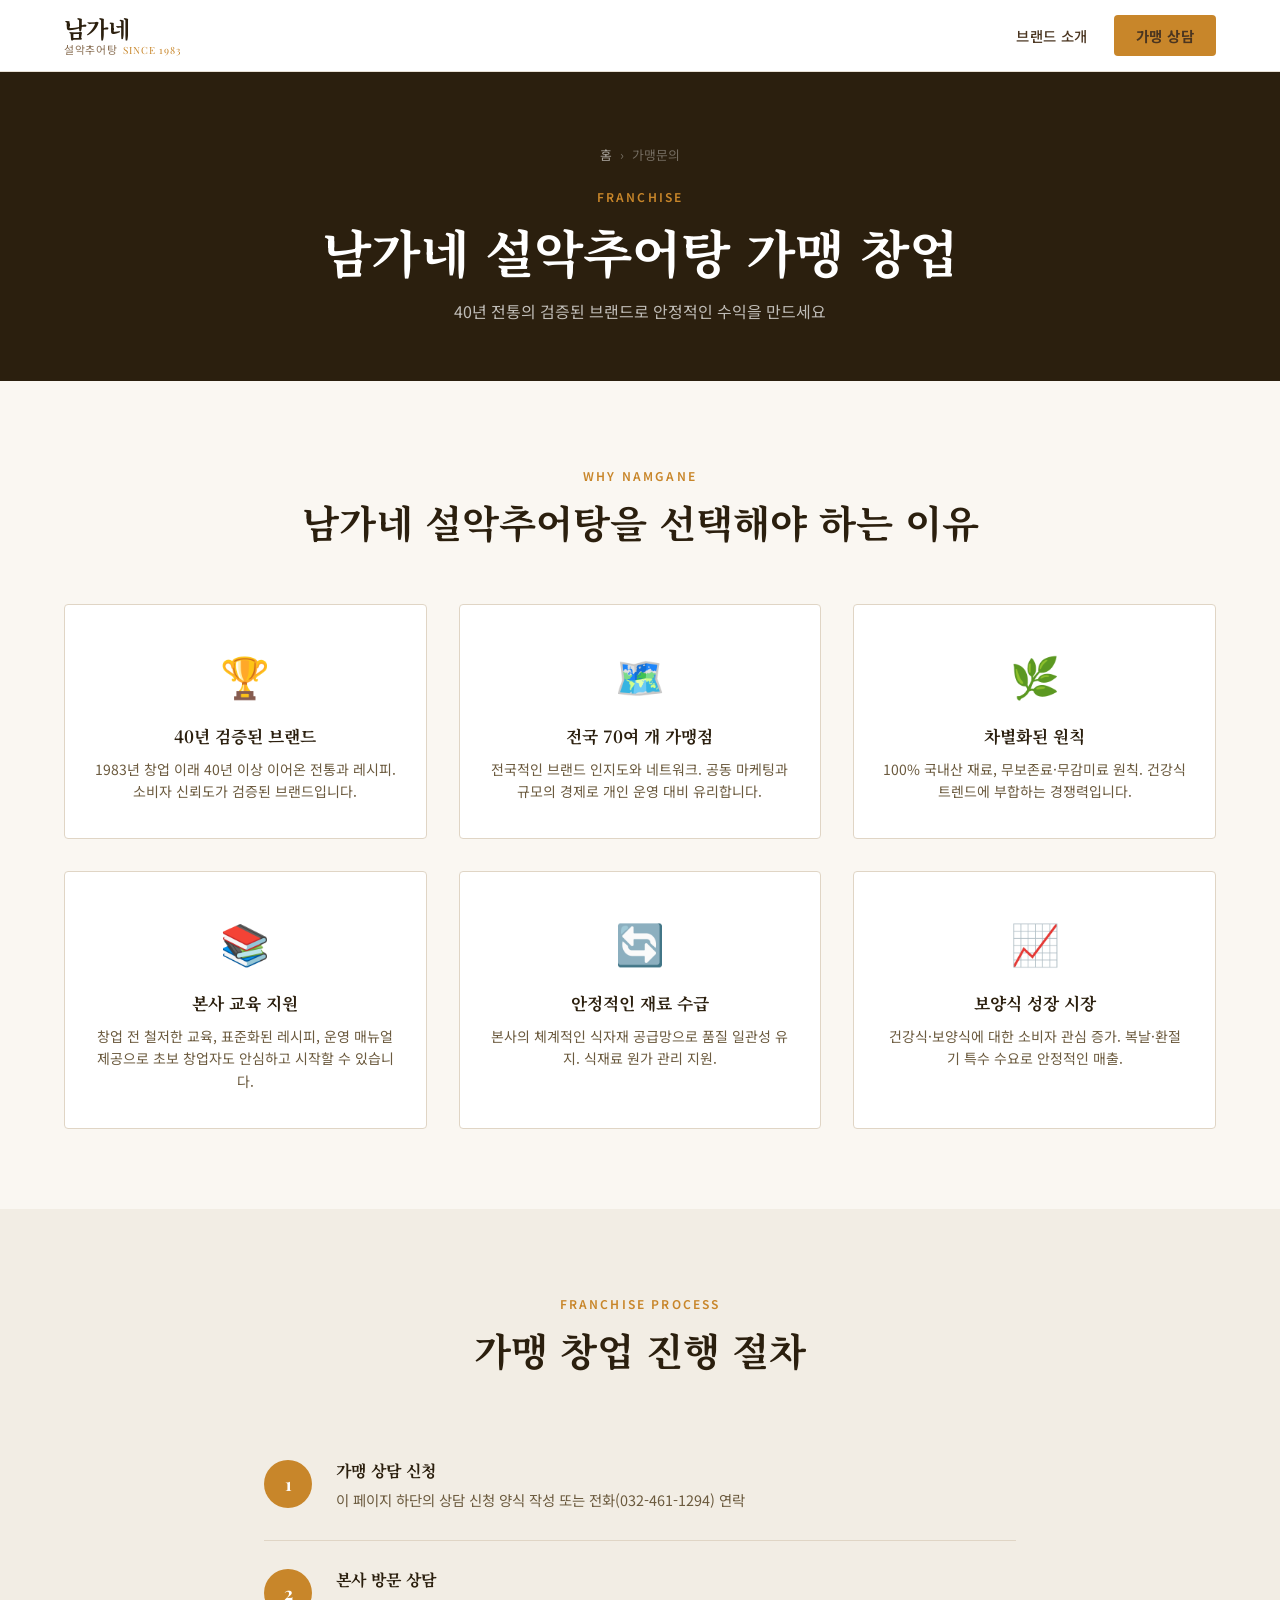
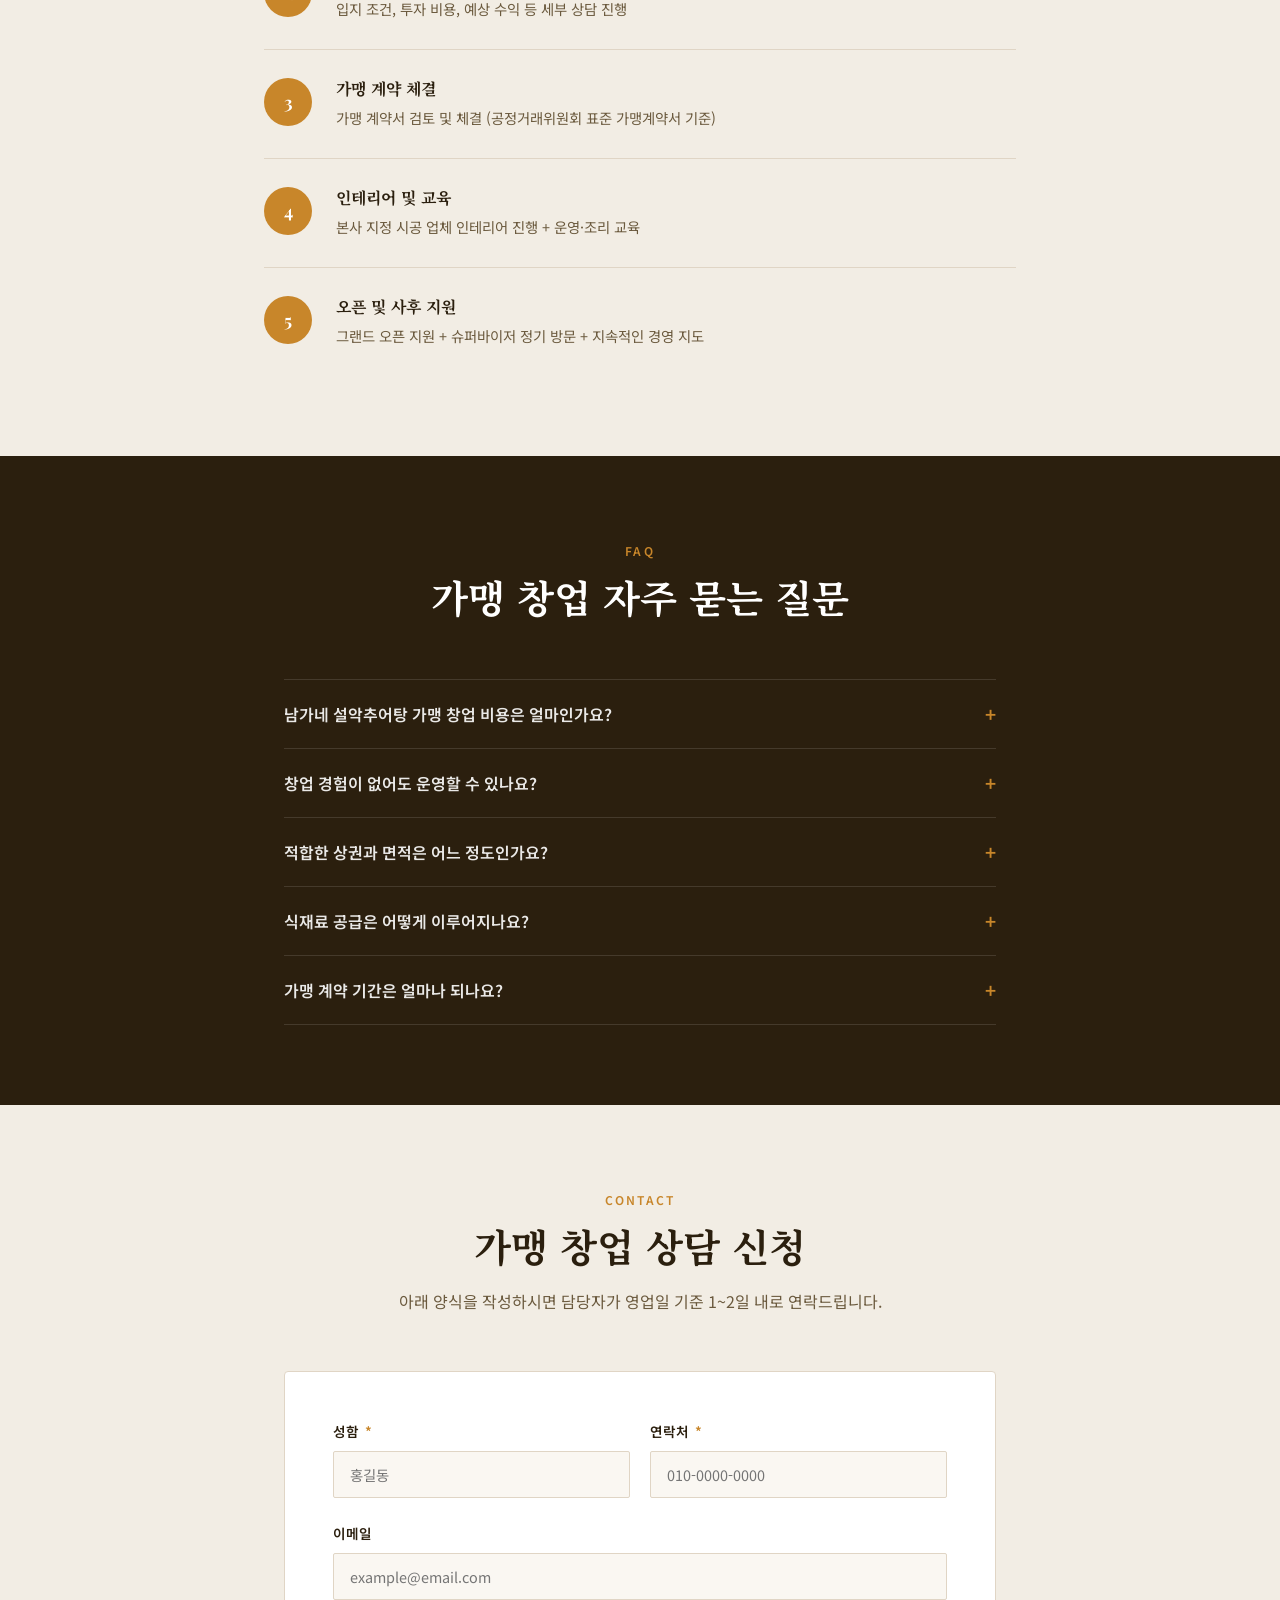
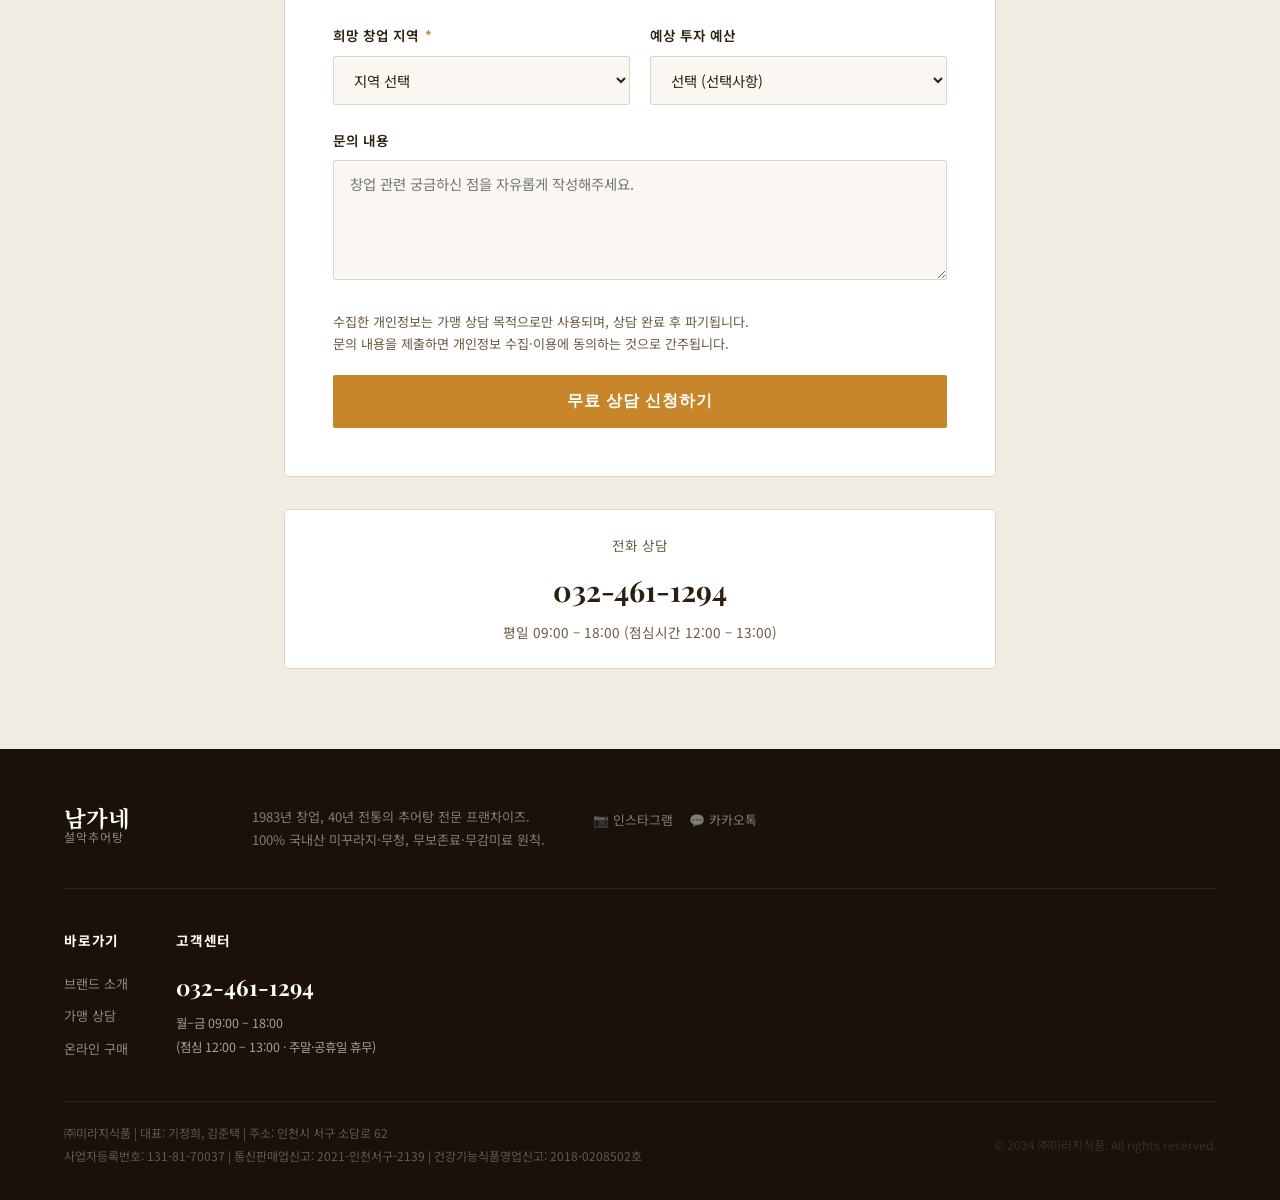
<file: franchise.html>
<!DOCTYPE html>
<html lang="ko">
<head>
  <meta charset="UTF-8">
  <meta name="viewport" content="width=device-width, initial-scale=1.0">
  <title>가맹문의 — 남가네 설악추어탕 프랜차이즈 창업</title>
  <meta name="description" content="남가네 설악추어탕 가맹 창업 문의. 40년 전통 보양식 브랜드로 안정적인 수익을 만드세요. 전국 70여 개 가맹점 운영 중. 창업 상담 032-461-1294.">
  <meta name="keywords" content="남가네 설악추어탕 창업, 추어탕 프랜차이즈, 추어탕 가맹, 보양식 창업, 추어탕집 창업, 남가네 가맹 비용, 식당 프랜차이즈 창업">
  <meta name="robots" content="index, follow">
  <link rel="canonical" href="https://www.namgane.com/franchise.html">
  <meta property="og:type" content="website">
  <meta property="og:url" content="https://www.namgane.com/franchise.html">
  <meta property="og:title" content="가맹문의 — 남가네 설악추어탕 프랜차이즈 창업">
  <meta property="og:description" content="40년 전통 보양식 브랜드 남가네 설악추어탕으로 안정적인 창업. 전국 70여 개 가맹점 운영 중.">
  <meta property="og:image" content="images/남가네_추어탕_한상차림_1.jpg">
  <meta property="og:locale" content="ko_KR">
  <meta property="og:site_name" content="남가네 설악추어탕">
  <meta name="twitter:card" content="summary_large_image">
  <meta name="google-site-verification" content="q4EawzZh99e0tePNNYTPnq-Qru-4uz_8T99gALZfEkM">
  <meta name="naver-site-verification" content="ffc5e122dd7aadddf23b4c97f16480dda7a53332">
  <link rel="preconnect" href="https://fonts.googleapis.com">
  <link rel="preconnect" href="https://fonts.gstatic.com" crossorigin>
  <link href="https://fonts.googleapis.com/css2?family=Noto+Sans+KR:wght@400;500;700&family=Noto+Serif+KR:wght@400;700&family=Playfair+Display:wght@400;700&display=swap" rel="stylesheet">
  <link rel="stylesheet" href="style.css">

  <script type="application/ld+json">
  {
    "@context": "https://schema.org",
    "@type": "FAQPage",
    "name": "남가네 설악추어탕 가맹 창업 FAQ",
    "mainEntity": [
      {
        "@type": "Question",
        "name": "남가네 설악추어탕 가맹 창업 비용은 얼마인가요?",
        "acceptedAnswer": {
          "@type": "Answer",
          "text": "구체적인 가맹 비용은 입지, 규모 등에 따라 다릅니다. 정확한 비용은 가맹 상담(032-461-1294)을 통해 안내받으실 수 있습니다."
        }
      },
      {
        "@type": "Question",
        "name": "창업 경험이 없어도 남가네 설악추어탕을 운영할 수 있나요?",
        "acceptedAnswer": {
          "@type": "Answer",
          "text": "네, 가능합니다. 본사에서 창업 전 교육, 조리 레시피 표준화, 운영 매뉴얼, 지속적인 슈퍼바이저 지원을 제공합니다."
        }
      },
      {
        "@type": "Question",
        "name": "남가네 설악추어탕 가맹점 수는 얼마나 되나요?",
        "acceptedAnswer": {
          "@type": "Answer",
          "text": "전국 70여 개 가맹점을 운영하고 있습니다. 서울, 경기, 인천부터 충청, 전라, 경상, 강원, 제주까지 전국 각지에 매장이 있습니다."
        }
      },
      {
        "@type": "Question",
        "name": "가맹 창업 상담은 어떻게 하나요?",
        "acceptedAnswer": {
          "@type": "Answer",
          "text": "이 페이지의 가맹 상담 신청 양식을 작성하시거나, 고객센터(032-461-1294, 평일 09:00~18:00)로 직접 연락하시면 됩니다."
        }
      },
      {
        "@type": "Question",
        "name": "남가네 설악추어탕의 경쟁력은 무엇인가요?",
        "acceptedAnswer": {
          "@type": "Answer",
          "text": "1983년 창업 이래 40년 이상 이어온 전통의 맛과 레시피, 100% 국내산 미꾸라지·무청 사용, 무보존료·무감미료 원칙, 전국적인 브랜드 인지도가 핵심 경쟁력입니다."
        }
      }
    ]
  }
  </script>
  <script type="application/ld+json">
  {
    "@context": "https://schema.org",
    "@type": "BreadcrumbList",
    "itemListElement": [
      { "@type": "ListItem", "position": 1, "name": "홈", "item": "https://www.namgane.com/" },
      { "@type": "ListItem", "position": 2, "name": "가맹문의", "item": "https://www.namgane.com/franchise.html" }
    ]
  }
  </script>
</head>
<body>

<nav id="site-nav" aria-label="주요 네비게이션">
  <div class="nav-inner">
    <a href="index.html" class="nav-logo" aria-label="남가네 설악추어탕 홈">
      <span class="logo-brand">남가네</span>
      <span class="logo-sub">설악추어탕 <span class="logo-since">Since 1983</span></span>
    </a>
    <ul class="nav-links" role="list">
      <li><a href="about.html">브랜드 소개</a></li>
      <li><a href="franchise.html" class="nav-cta">가맹 상담</a></li>
    </ul>
    <button class="nav-hamburger" aria-label="메뉴 열기" id="hamburger">
      <span></span><span></span><span></span>
    </button>
  </div>
</nav>
<nav class="mobile-nav" id="mobile-nav" aria-label="모바일 네비게이션">
  <a href="about.html">브랜드 소개</a>
  <a href="franchise.html">가맹 상담</a>
</nav>

<header class="page-header">
  <div class="container">
    <nav class="breadcrumb"><a href="index.html">홈</a><span>›</span><span>가맹문의</span></nav>
    <span class="section-label">Franchise</span>
    <h1>남가네 설악추어탕 가맹 창업</h1>
    <p>40년 전통의 검증된 브랜드로 안정적인 수익을 만드세요</p>
  </div>
</header>

<!-- ===== STRENGTH ===== -->
<section class="section" aria-labelledby="strength-title">
  <div class="container">
    <div class="section-title">
      <span class="section-label">Why Namgane</span>
      <h2 id="strength-title">남가네 설악추어탕을 선택해야 하는 이유</h2>
    </div>
    <div class="grid-3">
      <article class="card">
        <div class="card-body" style="padding:36px 28px; text-align:center;">
          <div style="font-size:2.5rem; margin-bottom:16px;">🏆</div>
          <h3>40년 검증된 브랜드</h3>
          <p style="margin-top:10px;">1983년 창업 이래 40년 이상 이어온 전통과 레시피. 소비자 신뢰도가 검증된 브랜드입니다.</p>
        </div>
      </article>
      <article class="card">
        <div class="card-body" style="padding:36px 28px; text-align:center;">
          <div style="font-size:2.5rem; margin-bottom:16px;">🗺️</div>
          <h3>전국 70여 개 가맹점</h3>
          <p style="margin-top:10px;">전국적인 브랜드 인지도와 네트워크. 공동 마케팅과 규모의 경제로 개인 운영 대비 유리합니다.</p>
        </div>
      </article>
      <article class="card">
        <div class="card-body" style="padding:36px 28px; text-align:center;">
          <div style="font-size:2.5rem; margin-bottom:16px;">🌿</div>
          <h3>차별화된 원칙</h3>
          <p style="margin-top:10px;">100% 국내산 재료, 무보존료·무감미료 원칙. 건강식 트렌드에 부합하는 경쟁력입니다.</p>
        </div>
      </article>
      <article class="card">
        <div class="card-body" style="padding:36px 28px; text-align:center;">
          <div style="font-size:2.5rem; margin-bottom:16px;">📚</div>
          <h3>본사 교육 지원</h3>
          <p style="margin-top:10px;">창업 전 철저한 교육, 표준화된 레시피, 운영 매뉴얼 제공으로 초보 창업자도 안심하고 시작할 수 있습니다.</p>
        </div>
      </article>
      <article class="card">
        <div class="card-body" style="padding:36px 28px; text-align:center;">
          <div style="font-size:2.5rem; margin-bottom:16px;">🔄</div>
          <h3>안정적인 재료 수급</h3>
          <p style="margin-top:10px;">본사의 체계적인 식자재 공급망으로 품질 일관성 유지. 식재료 원가 관리 지원.</p>
        </div>
      </article>
      <article class="card">
        <div class="card-body" style="padding:36px 28px; text-align:center;">
          <div style="font-size:2.5rem; margin-bottom:16px;">📈</div>
          <h3>보양식 성장 시장</h3>
          <p style="margin-top:10px;">건강식·보양식에 대한 소비자 관심 증가. 복날·환절기 특수 수요로 안정적인 매출.</p>
        </div>
      </article>
    </div>
  </div>
</section>

<!-- ===== PROCESS ===== -->
<section class="section section--cream" aria-labelledby="process-title">
  <div class="container" style="max-width:800px;">
    <div class="section-title">
      <span class="section-label">Franchise Process</span>
      <h2 id="process-title">가맹 창업 진행 절차</h2>
    </div>
    <div style="display:flex; flex-direction:column; gap:0;">
      <div style="display:flex; gap:24px; align-items:flex-start; padding:28px 0; border-bottom:1px solid var(--color-border);">
        <div style="width:48px; height:48px; border-radius:50%; background:var(--color-accent); color:#fff; display:flex; align-items:center; justify-content:center; font-weight:700; font-size:1.1rem; flex-shrink:0; font-family:var(--font-en);">1</div>
        <div>
          <h4 style="margin-bottom:6px;">가맹 상담 신청</h4>
          <p style="color:var(--color-text-muted); font-size:0.9rem; line-height:1.7;">이 페이지 하단의 상담 신청 양식 작성 또는 전화(032-461-1294) 연락</p>
        </div>
      </div>
      <div style="display:flex; gap:24px; align-items:flex-start; padding:28px 0; border-bottom:1px solid var(--color-border);">
        <div style="width:48px; height:48px; border-radius:50%; background:var(--color-accent); color:#fff; display:flex; align-items:center; justify-content:center; font-weight:700; font-size:1.1rem; flex-shrink:0; font-family:var(--font-en);">2</div>
        <div>
          <h4 style="margin-bottom:6px;">본사 방문 상담</h4>
          <p style="color:var(--color-text-muted); font-size:0.9rem; line-height:1.7;">입지 조건, 투자 비용, 예상 수익 등 세부 상담 진행</p>
        </div>
      </div>
      <div style="display:flex; gap:24px; align-items:flex-start; padding:28px 0; border-bottom:1px solid var(--color-border);">
        <div style="width:48px; height:48px; border-radius:50%; background:var(--color-accent); color:#fff; display:flex; align-items:center; justify-content:center; font-weight:700; font-size:1.1rem; flex-shrink:0; font-family:var(--font-en);">3</div>
        <div>
          <h4 style="margin-bottom:6px;">가맹 계약 체결</h4>
          <p style="color:var(--color-text-muted); font-size:0.9rem; line-height:1.7;">가맹 계약서 검토 및 체결 (공정거래위원회 표준 가맹계약서 기준)</p>
        </div>
      </div>
      <div style="display:flex; gap:24px; align-items:flex-start; padding:28px 0; border-bottom:1px solid var(--color-border);">
        <div style="width:48px; height:48px; border-radius:50%; background:var(--color-accent); color:#fff; display:flex; align-items:center; justify-content:center; font-weight:700; font-size:1.1rem; flex-shrink:0; font-family:var(--font-en);">4</div>
        <div>
          <h4 style="margin-bottom:6px;">인테리어 및 교육</h4>
          <p style="color:var(--color-text-muted); font-size:0.9rem; line-height:1.7;">본사 지정 시공 업체 인테리어 진행 + 운영·조리 교육</p>
        </div>
      </div>
      <div style="display:flex; gap:24px; align-items:flex-start; padding:28px 0;">
        <div style="width:48px; height:48px; border-radius:50%; background:var(--color-accent); color:#fff; display:flex; align-items:center; justify-content:center; font-weight:700; font-size:1.1rem; flex-shrink:0; font-family:var(--font-en);">5</div>
        <div>
          <h4 style="margin-bottom:6px;">오픈 및 사후 지원</h4>
          <p style="color:var(--color-text-muted); font-size:0.9rem; line-height:1.7;">그랜드 오픈 지원 + 슈퍼바이저 정기 방문 + 지속적인 경영 지도</p>
        </div>
      </div>
    </div>
  </div>
</section>

<!-- ===== FAQ ===== -->
<section class="section section--dark" aria-labelledby="faq-title">
  <div class="container" style="max-width:760px;">
    <div class="section-title">
      <span class="section-label" style="color:var(--color-accent)">FAQ</span>
      <h2 id="faq-title" style="color:var(--color-white)">가맹 창업 자주 묻는 질문</h2>
    </div>
    <div class="faq-list" style="border-top:1px solid rgba(255,255,255,0.12);">
      <div class="faq-item" style="border-color:rgba(255,255,255,0.12);">
        <button class="faq-q" style="color:rgba(255,255,255,0.9);" aria-expanded="false">
          <span>남가네 설악추어탕 가맹 창업 비용은 얼마인가요?</span>
          <span class="icon">+</span>
        </button>
        <div class="faq-a" style="color:rgba(255,255,255,0.6);">
          구체적인 가맹 비용은 입지, 면적, 인테리어 범위 등에 따라 다릅니다. 정확한 비용은 가맹 상담을 통해 맞춤 안내를 받으실 수 있습니다. 전화 032-461-1294로 문의하세요.
        </div>
      </div>
      <div class="faq-item" style="border-color:rgba(255,255,255,0.12);">
        <button class="faq-q" style="color:rgba(255,255,255,0.9);" aria-expanded="false">
          <span>창업 경험이 없어도 운영할 수 있나요?</span>
          <span class="icon">+</span>
        </button>
        <div class="faq-a" style="color:rgba(255,255,255,0.6);">
          네, 가능합니다. 본사에서 창업 전 철저한 교육, 표준화된 조리 레시피, 운영 매뉴얼을 제공하며, 오픈 후에도 슈퍼바이저가 정기적으로 방문하여 지원합니다.
        </div>
      </div>
      <div class="faq-item" style="border-color:rgba(255,255,255,0.12);">
        <button class="faq-q" style="color:rgba(255,255,255,0.9);" aria-expanded="false">
          <span>적합한 상권과 면적은 어느 정도인가요?</span>
          <span class="icon">+</span>
        </button>
        <div class="faq-a" style="color:rgba(255,255,255,0.6);">
          주거 밀집 상권, 오피스 상권, 역세권 등 다양한 입지에 적합합니다. 권장 면적 및 상권 조건은 본사 가맹 상담 시 자세히 안내드립니다.
        </div>
      </div>
      <div class="faq-item" style="border-color:rgba(255,255,255,0.12);">
        <button class="faq-q" style="color:rgba(255,255,255,0.9);" aria-expanded="false">
          <span>식재료 공급은 어떻게 이루어지나요?</span>
          <span class="icon">+</span>
        </button>
        <div class="faq-a" style="color:rgba(255,255,255,0.6);">
          본사의 체계적인 식자재 공급망을 통해 100% 국내산 미꾸라지와 무청 등 핵심 식재료를 안정적으로 공급합니다. 품질 일관성과 원가 관리를 지원합니다.
        </div>
      </div>
      <div class="faq-item" style="border-color:rgba(255,255,255,0.12);">
        <button class="faq-q" style="color:rgba(255,255,255,0.9);" aria-expanded="false">
          <span>가맹 계약 기간은 얼마나 되나요?</span>
          <span class="icon">+</span>
        </button>
        <div class="faq-a" style="color:rgba(255,255,255,0.6);">
          가맹 계약 기간은 상담 시 안내드립니다. 계약 갱신 조건 등 세부 내용은 가맹계약서에 명시되며, 공정거래위원회 표준 가맹계약서 기준을 준수합니다.
        </div>
      </div>
    </div>
  </div>
</section>

<!-- ===== CONTACT FORM ===== -->
<section class="section section--cream" aria-labelledby="form-title">
  <div class="container" style="max-width:760px;">
    <div class="section-title">
      <span class="section-label">Contact</span>
      <h2 id="form-title">가맹 창업 상담 신청</h2>
      <p>아래 양식을 작성하시면 담당자가 영업일 기준 1~2일 내로 연락드립니다.</p>
    </div>

    <div class="franchise-form">
      <form id="franchise-form" action="https://formspree.io/jtkim@mrgfood.kr" method="POST" novalidate>
        <input type="hidden" name="_subject" value="남가네 설악추어탕 가맹문의">
        <div class="form-row">
          <div class="form-group">
            <label for="fname">성함 <span class="req">*</span></label>
            <input type="text" id="fname" name="name" placeholder="홍길동" required>
          </div>
          <div class="form-group">
            <label for="fphone">연락처 <span class="req">*</span></label>
            <input type="tel" id="fphone" name="phone" placeholder="010-0000-0000" required>
          </div>
        </div>
        <div class="form-group">
          <label for="femail">이메일</label>
          <input type="email" id="femail" name="email" placeholder="example@email.com">
        </div>
        <div class="form-row">
          <div class="form-group">
            <label for="fregion">희망 창업 지역 <span class="req">*</span></label>
            <select id="fregion" name="region" required>
              <option value="">지역 선택</option>
              <option>서울</option>
              <option>경기</option>
              <option>인천</option>
              <option>충청</option>
              <option>전라</option>
              <option>경상</option>
              <option>강원</option>
              <option>제주</option>
              <option>기타</option>
            </select>
          </div>
          <div class="form-group">
            <label for="fbudget">예상 투자 예산</label>
            <select id="fbudget" name="budget">
              <option value="">선택 (선택사항)</option>
              <option>5천만원 미만</option>
              <option>5천만원 ~ 1억원</option>
              <option>1억원 ~ 2억원</option>
              <option>2억원 이상</option>
            </select>
          </div>
        </div>
        <div class="form-group">
          <label for="fmessage">문의 내용</label>
          <textarea id="fmessage" name="message" placeholder="창업 관련 궁금하신 점을 자유롭게 작성해주세요."></textarea>
        </div>
        <div style="margin-bottom:20px; font-size:0.82rem; color:var(--color-text-muted); line-height:1.7;">
          수집한 개인정보는 가맹 상담 목적으로만 사용되며, 상담 완료 후 파기됩니다.<br>
          문의 내용을 제출하면 개인정보 수집·이용에 동의하는 것으로 간주됩니다.
        </div>
        <button type="submit" class="btn btn-primary" style="width:100%; justify-content:center; padding:16px; font-size:1rem;">
          무료 상담 신청하기
        </button>
      </form>

      <!-- 성공 메시지 -->
      <div id="form-success" class="hidden" style="text-align:center; padding:40px 0;">
        <div style="font-size:3rem; margin-bottom:16px;">✅</div>
        <h3 style="margin-bottom:12px;">상담 신청이 접수되었습니다!</h3>
        <p style="color:var(--color-text-muted);">담당자가 영업일 기준 1~2일 내로 연락드리겠습니다.<br>급하신 경우 <strong>032-461-1294</strong>로 직접 연락주세요.</p>
      </div>
    </div>

    <div style="text-align:center; margin-top:32px; padding:24px; background:var(--color-white); border:1px solid var(--color-border); border-radius:4px;">
      <div style="font-size:0.85rem; color:var(--color-text-muted); margin-bottom:8px;">전화 상담</div>
      <div style="font-size:1.8rem; font-weight:700; font-family:var(--font-en); color:var(--color-primary);">032-461-1294</div>
      <div style="font-size:0.85rem; color:var(--color-text-muted); margin-top:6px;">평일 09:00 – 18:00 (점심시간 12:00 – 13:00)</div>
    </div>
  </div>
</section>

<footer id="site-footer" aria-label="사이트 정보">
  <div class="container">
    <div class="footer-top">
      <a href="index.html" class="footer-logo">
        <span class="logo-brand">남가네</span>
        <span class="logo-sub">설악추어탕</span>
      </a>
      <p class="footer-desc">1983년 창업, 40년 전통의 추어탕 전문 프랜차이즈.<br>100% 국내산 미꾸라지·무청, 무보존료·무감미료 원칙.</p>
      <div class="footer-social">
        <a href="https://www.instagram.com/namgane_official/" target="_blank" rel="noopener" aria-label="인스타그램">📷 인스타그램</a>
        <a href="https://pf.kakao.com/_lPxdnj" target="_blank" rel="noopener" aria-label="카카오톡">💬 카카오톡</a>
      </div>
    </div>
    <div class="footer-mid">
      <div class="footer-col">
        <h5>바로가기</h5>
        <a href="about.html">브랜드 소개</a>
        <a href="franchise.html">가맹 상담</a>
        <a href="https://smartstore.naver.com/mrgfood" target="_blank" rel="noopener">온라인 구매</a>
      </div>
      <div class="footer-col">
        <h5>고객센터</h5>
        <div class="footer-tel">032-461-1294</div>
        <div class="footer-hours">월–금 09:00 – 18:00<br>(점심 12:00 – 13:00 · 주말·공휴일 휴무)</div>
      </div>
    </div>
    <div class="footer-bottom">
      <div class="footer-biz">
        ㈜미라지식품 | 대표: 기정희, 김준택 | 주소: 인천시 서구 소담로 62<br>
        사업자등록번호: 131-81-70037 | 통신판매업신고: 2021-인천서구-2139 | 건강기능식품영업신고: 2018-0208502호
      </div>
      <div class="footer-copy">© 2024 ㈜미라지식품. All rights reserved.</div>
    </div>
  </div>
</footer>
<button id="scroll-top" aria-label="맨 위로">↑</button>

<script>
const nav=document.getElementById('site-nav');
window.addEventListener('scroll',()=>{nav.classList.toggle('scrolled',scrollY>40);document.getElementById('scroll-top').classList.toggle('visible',scrollY>400);});
document.getElementById('hamburger').addEventListener('click',()=>document.getElementById('mobile-nav').classList.toggle('open'));
document.getElementById('scroll-top').addEventListener('click',()=>window.scrollTo({top:0,behavior:'smooth'}));

document.querySelectorAll('.faq-q').forEach(btn=>{
  btn.addEventListener('click',()=>{
    const item=btn.closest('.faq-item');
    const isOpen=item.classList.contains('open');
    document.querySelectorAll('.faq-item').forEach(i=>i.classList.remove('open'));
    if(!isOpen)item.classList.add('open');
    btn.setAttribute('aria-expanded',!isOpen);
  });
});

document.getElementById('franchise-form').addEventListener('submit', function(e) {
  e.preventDefault();
  const required = this.querySelectorAll('[required]');
  let valid = true;
  required.forEach(el => { if (!el.value) { el.style.borderColor='#e53e3e'; valid=false; } else el.style.borderColor=''; });
  if (valid) {
    this.classList.add('hidden');
    document.getElementById('form-success').classList.remove('hidden');
    // 실제 운영 시: fetch('/api/franchise', { method:'POST', body: new FormData(this) }) 등으로 전송
  }
});
</script>
</body>
</html>
</file>
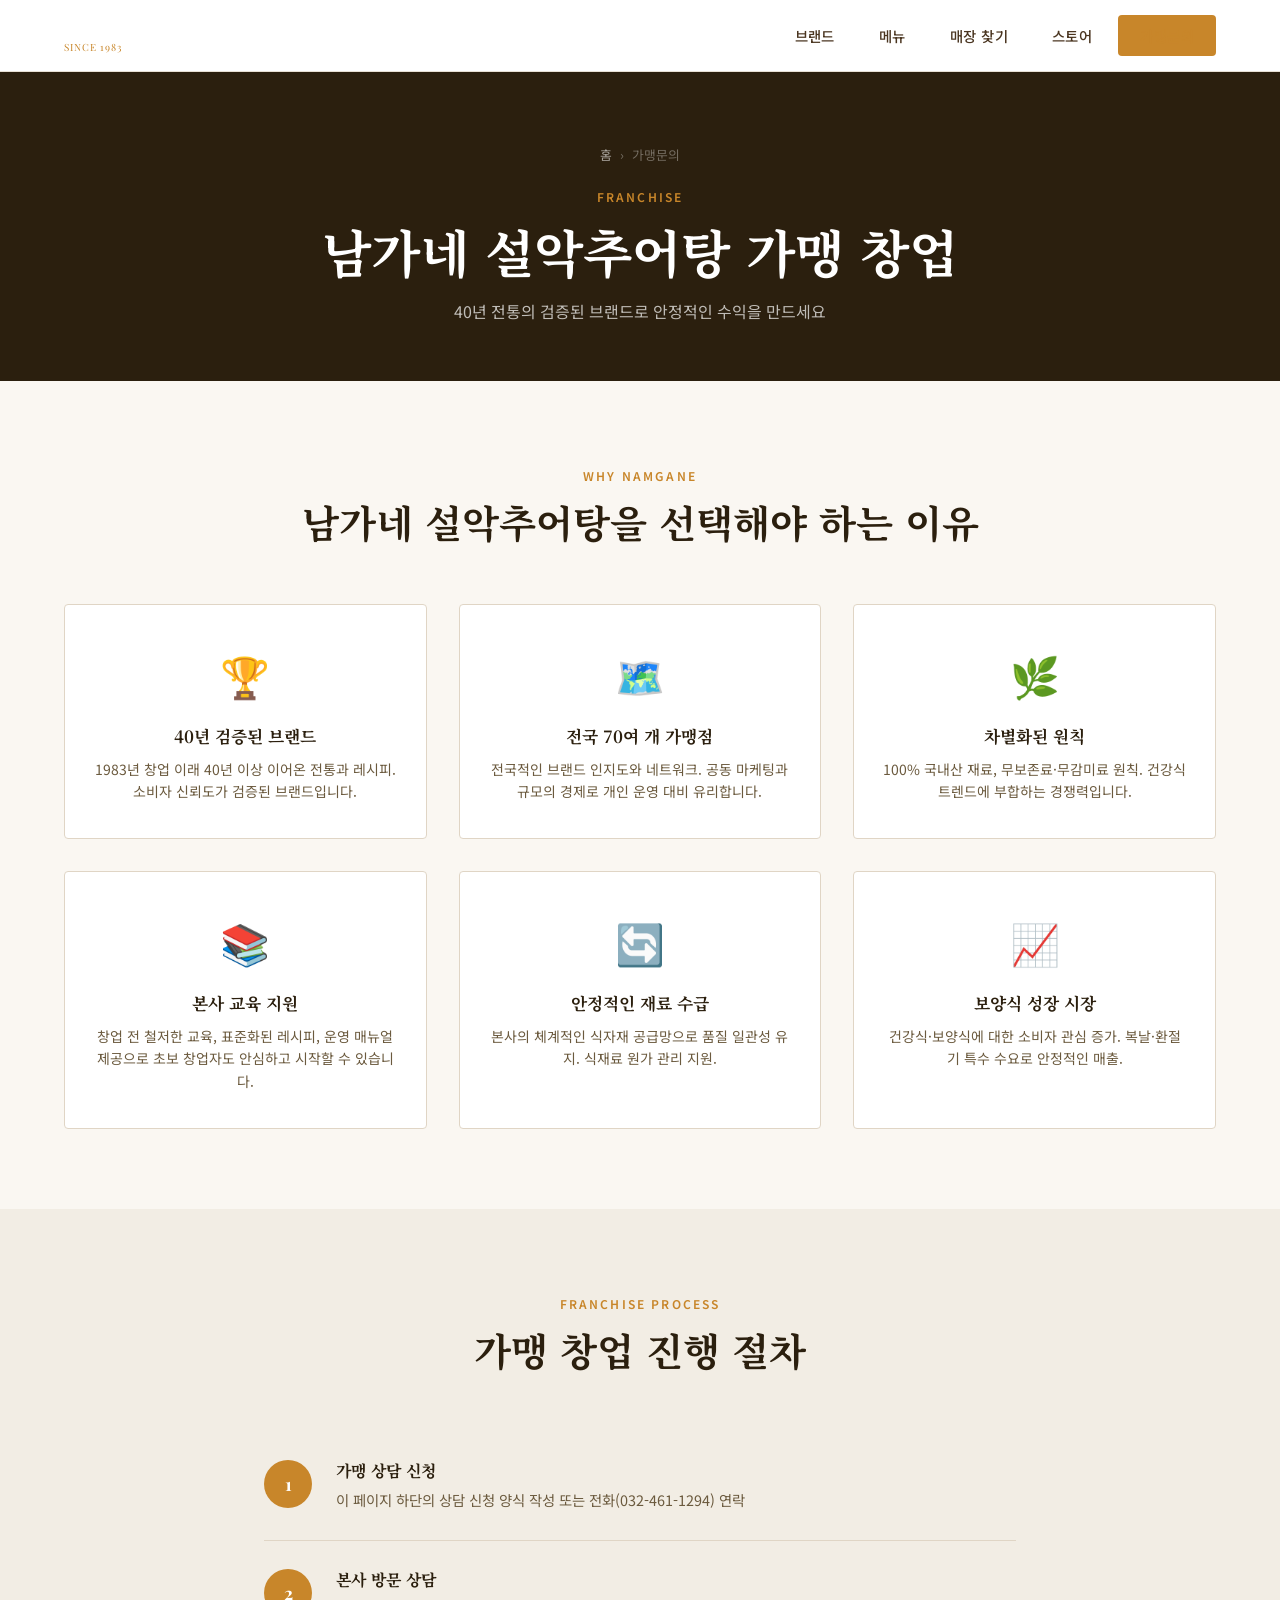
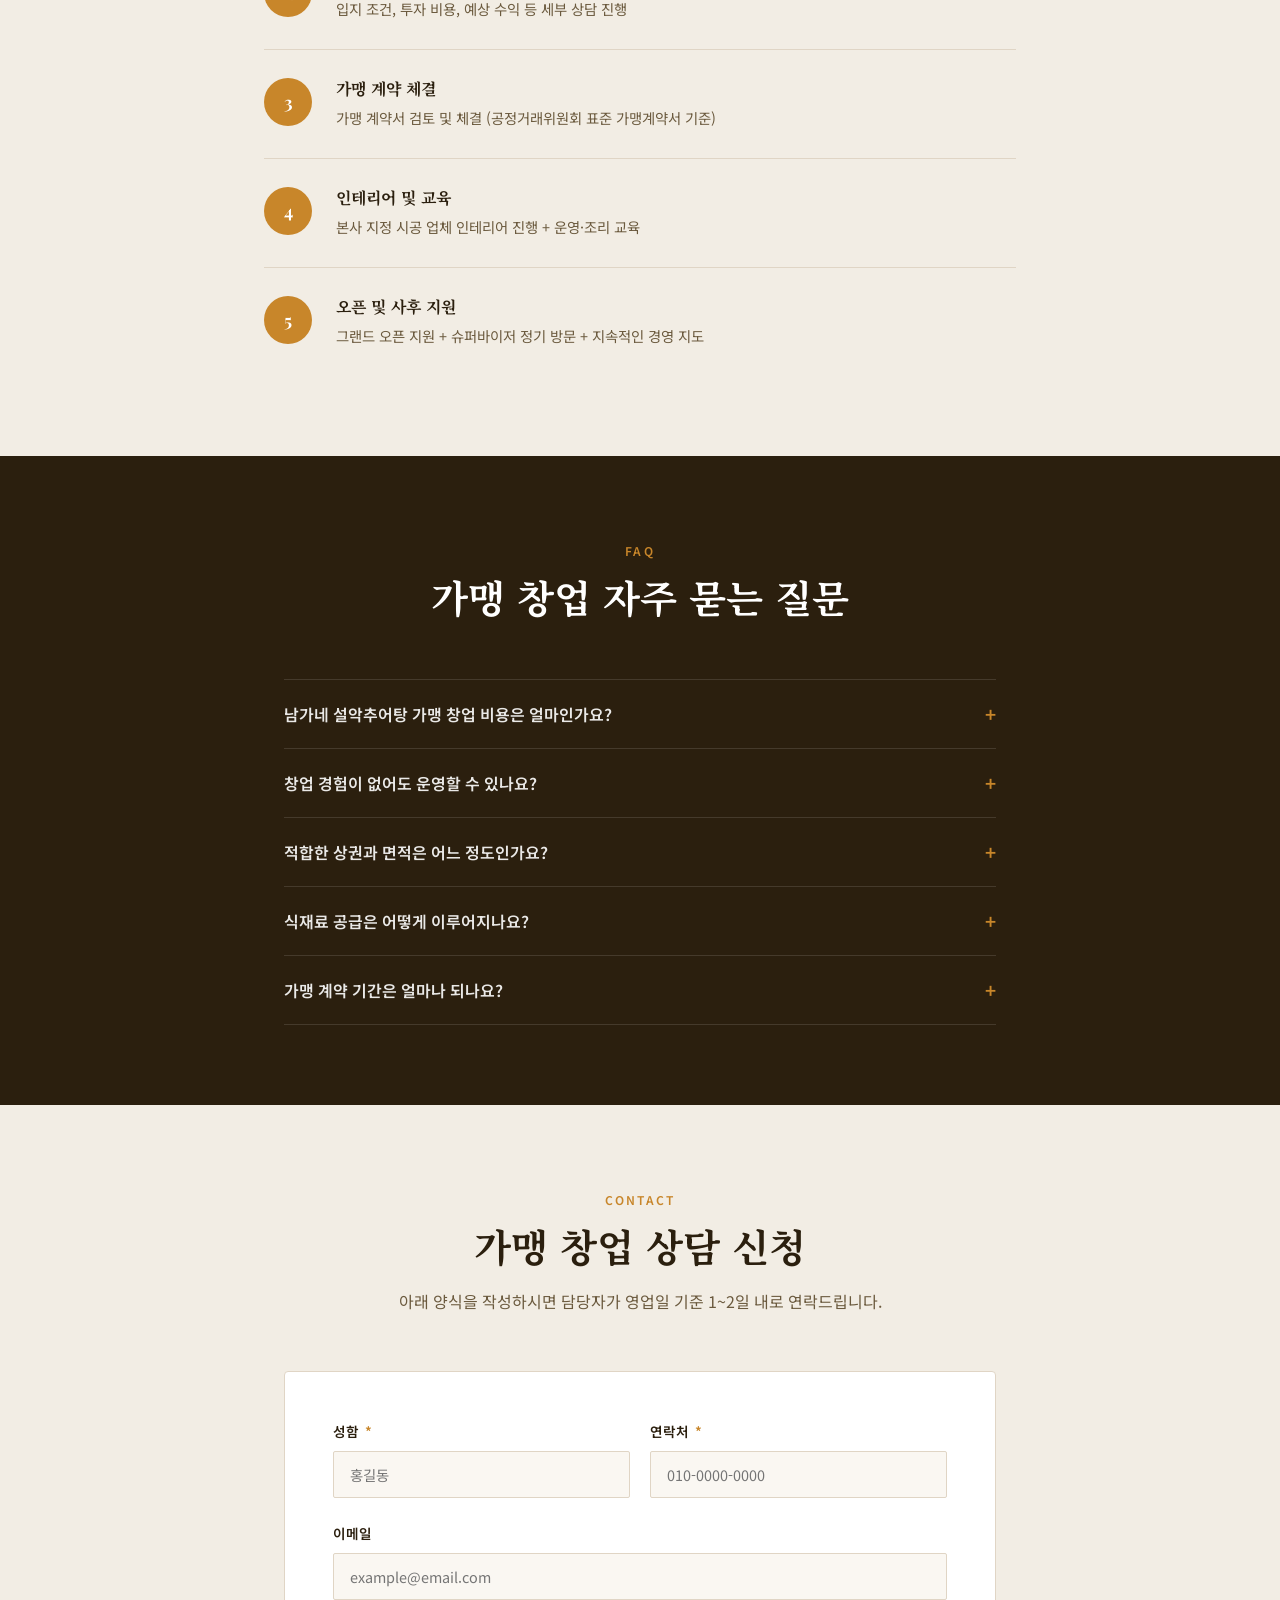
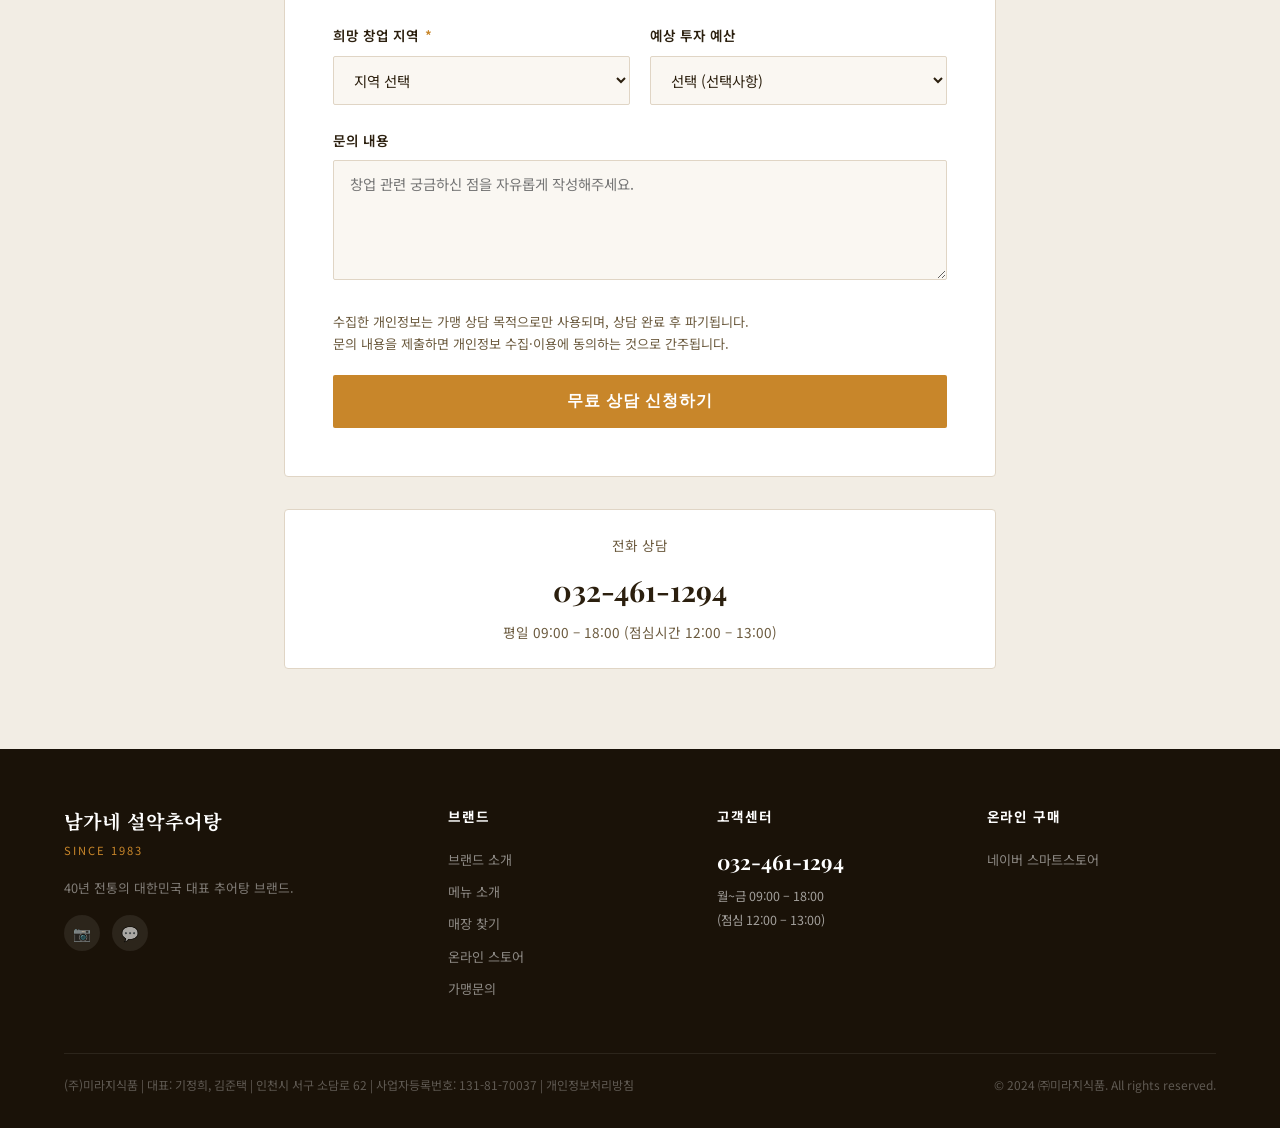
<file: franchise_final.html>
<!DOCTYPE html>
<html lang="ko">
<head>
  <meta charset="UTF-8">
  <meta name="viewport" content="width=device-width, initial-scale=1.0">
  <title>가맹문의 — 남가네 설악추어탕 프랜차이즈 창업</title>
  <meta name="description" content="남가네 설악추어탕 가맹 창업 문의. 40년 전통 보양식 브랜드로 안정적인 수익을 만드세요. 전국 70여 개 가맹점 운영 중. 창업 상담 032-461-1294.">
  <meta name="keywords" content="남가네 설악추어탕 창업, 추어탕 프랜차이즈, 추어탕 가맹, 보양식 창업, 추어탕집 창업, 남가네 가맹 비용, 식당 프랜차이즈 창업">
  <meta name="robots" content="index, follow">
  <link rel="canonical" href="https://www.namgane.com/franchise.html">
  <meta property="og:type" content="website">
  <meta property="og:url" content="https://www.namgane.com/franchise.html">
  <meta property="og:title" content="가맹문의 — 남가네 설악추어탕 프랜차이즈 창업">
  <meta property="og:description" content="40년 전통 보양식 브랜드 남가네 설악추어탕으로 안정적인 창업. 전국 70여 개 가맹점 운영 중.">
  <meta property="og:image" content="images/남가네_추어탕_한상차림_1.jpg">
  <meta property="og:locale" content="ko_KR">
  <meta property="og:site_name" content="남가네 설악추어탕">
  <meta name="twitter:card" content="summary_large_image">
  <meta name="google-site-verification" content="q4EawzZh99e0tePNNYTPnq-Qru-4uz_8T99gALZfEkM">
  <meta name="naver-site-verification" content="ffc5e122dd7aadddf23b4c97f16480dda7a53332">
  <link rel="preconnect" href="https://fonts.googleapis.com">
  <link rel="preconnect" href="https://fonts.gstatic.com" crossorigin>
  <link href="https://fonts.googleapis.com/css2?family=Noto+Sans+KR:wght@400;500;700&family=Noto+Serif+KR:wght@400;700&family=Playfair+Display:wght@400;700&display=swap" rel="stylesheet">
  <link rel="stylesheet" href="style.css">

  <script type="application/ld+json">
  {
    "@context": "https://schema.org",
    "@type": "FAQPage",
    "name": "남가네 설악추어탕 가맹 창업 FAQ",
    "mainEntity": [
      {
        "@type": "Question",
        "name": "남가네 설악추어탕 가맹 창업 비용은 얼마인가요?",
        "acceptedAnswer": {
          "@type": "Answer",
          "text": "구체적인 가맹 비용은 입지, 규모 등에 따라 다릅니다. 정확한 비용은 가맹 상담(032-461-1294)을 통해 안내받으실 수 있습니다."
        }
      },
      {
        "@type": "Question",
        "name": "창업 경험이 없어도 남가네 설악추어탕을 운영할 수 있나요?",
        "acceptedAnswer": {
          "@type": "Answer",
          "text": "네, 가능합니다. 본사에서 창업 전 교육, 조리 레시피 표준화, 운영 매뉴얼, 지속적인 슈퍼바이저 지원을 제공합니다."
        }
      },
      {
        "@type": "Question",
        "name": "남가네 설악추어탕 가맹점 수는 얼마나 되나요?",
        "acceptedAnswer": {
          "@type": "Answer",
          "text": "전국 70여 개 가맹점을 운영하고 있습니다. 서울, 경기, 인천부터 충청, 전라, 경상, 강원, 제주까지 전국 각지에 매장이 있습니다."
        }
      },
      {
        "@type": "Question",
        "name": "가맹 창업 상담은 어떻게 하나요?",
        "acceptedAnswer": {
          "@type": "Answer",
          "text": "이 페이지의 가맹 상담 신청 양식을 작성하시거나, 고객센터(032-461-1294, 평일 09:00~18:00)로 직접 연락하시면 됩니다."
        }
      },
      {
        "@type": "Question",
        "name": "남가네 설악추어탕의 경쟁력은 무엇인가요?",
        "acceptedAnswer": {
          "@type": "Answer",
          "text": "1983년 창업 이래 40년 이상 이어온 전통의 맛과 레시피, 100% 국내산 미꾸라지·무청 사용, 무보존료·무감미료 원칙, 전국적인 브랜드 인지도가 핵심 경쟁력입니다."
        }
      }
    ]
  }
  </script>
  <script type="application/ld+json">
  {
    "@context": "https://schema.org",
    "@type": "BreadcrumbList",
    "itemListElement": [
      { "@type": "ListItem", "position": 1, "name": "홈", "item": "https://www.namgane.com/" },
      { "@type": "ListItem", "position": 2, "name": "가맹문의", "item": "https://www.namgane.com/franchise.html" }
    ]
  }
  </script>
</head>
<body>

<nav id="site-nav" aria-label="주요 네비게이션">
  <div class="nav-inner">
    <a href="index.html" class="nav-logo"><span class="logo-ko">남가네 설악추어탕</span><span class="logo-since">Since 1983</span></a>
    <ul class="nav-links" role="list">
      <li><a href="about.html">브랜드</a></li>
      <li class="has-sub"><a href="menu.html">메뉴</a><ul class="sub-menu"><li><a href="menu.html#soup">탕 메뉴</a></li><li><a href="menu.html#side">곁들임 메뉴</a></li></ul></li>
      <li><a href="place.html">매장 찾기</a></li>
      <li><a href="store.html">스토어</a></li>
      <li><a href="franchise.html" class="active nav-cta">가맹문의</a></li>
    </ul>
    <button class="nav-hamburger" id="hamburger" aria-label="메뉴 열기"><span></span><span></span><span></span></button>
  </div>
</nav>
<nav class="mobile-nav" id="mobile-nav">
  <a href="about.html">브랜드</a><a href="menu.html">메뉴</a><a href="place.html">매장 찾기</a><a href="store.html">스토어</a><a href="franchise.html">가맹문의</a>
</nav>

<header class="page-header">
  <div class="container">
    <nav class="breadcrumb"><a href="index.html">홈</a><span>›</span><span>가맹문의</span></nav>
    <span class="section-label">Franchise</span>
    <h1>남가네 설악추어탕 가맹 창업</h1>
    <p>40년 전통의 검증된 브랜드로 안정적인 수익을 만드세요</p>
  </div>
</header>

<!-- ===== STRENGTH ===== -->
<section class="section" aria-labelledby="strength-title">
  <div class="container">
    <div class="section-title">
      <span class="section-label">Why Namgane</span>
      <h2 id="strength-title">남가네 설악추어탕을 선택해야 하는 이유</h2>
    </div>
    <div class="grid-3">
      <article class="card">
        <div class="card-body" style="padding:36px 28px; text-align:center;">
          <div style="font-size:2.5rem; margin-bottom:16px;">🏆</div>
          <h3>40년 검증된 브랜드</h3>
          <p style="margin-top:10px;">1983년 창업 이래 40년 이상 이어온 전통과 레시피. 소비자 신뢰도가 검증된 브랜드입니다.</p>
        </div>
      </article>
      <article class="card">
        <div class="card-body" style="padding:36px 28px; text-align:center;">
          <div style="font-size:2.5rem; margin-bottom:16px;">🗺️</div>
          <h3>전국 70여 개 가맹점</h3>
          <p style="margin-top:10px;">전국적인 브랜드 인지도와 네트워크. 공동 마케팅과 규모의 경제로 개인 운영 대비 유리합니다.</p>
        </div>
      </article>
      <article class="card">
        <div class="card-body" style="padding:36px 28px; text-align:center;">
          <div style="font-size:2.5rem; margin-bottom:16px;">🌿</div>
          <h3>차별화된 원칙</h3>
          <p style="margin-top:10px;">100% 국내산 재료, 무보존료·무감미료 원칙. 건강식 트렌드에 부합하는 경쟁력입니다.</p>
        </div>
      </article>
      <article class="card">
        <div class="card-body" style="padding:36px 28px; text-align:center;">
          <div style="font-size:2.5rem; margin-bottom:16px;">📚</div>
          <h3>본사 교육 지원</h3>
          <p style="margin-top:10px;">창업 전 철저한 교육, 표준화된 레시피, 운영 매뉴얼 제공으로 초보 창업자도 안심하고 시작할 수 있습니다.</p>
        </div>
      </article>
      <article class="card">
        <div class="card-body" style="padding:36px 28px; text-align:center;">
          <div style="font-size:2.5rem; margin-bottom:16px;">🔄</div>
          <h3>안정적인 재료 수급</h3>
          <p style="margin-top:10px;">본사의 체계적인 식자재 공급망으로 품질 일관성 유지. 식재료 원가 관리 지원.</p>
        </div>
      </article>
      <article class="card">
        <div class="card-body" style="padding:36px 28px; text-align:center;">
          <div style="font-size:2.5rem; margin-bottom:16px;">📈</div>
          <h3>보양식 성장 시장</h3>
          <p style="margin-top:10px;">건강식·보양식에 대한 소비자 관심 증가. 복날·환절기 특수 수요로 안정적인 매출.</p>
        </div>
      </article>
    </div>
  </div>
</section>

<!-- ===== PROCESS ===== -->
<section class="section section--cream" aria-labelledby="process-title">
  <div class="container" style="max-width:800px;">
    <div class="section-title">
      <span class="section-label">Franchise Process</span>
      <h2 id="process-title">가맹 창업 진행 절차</h2>
    </div>
    <div style="display:flex; flex-direction:column; gap:0;">
      <div style="display:flex; gap:24px; align-items:flex-start; padding:28px 0; border-bottom:1px solid var(--color-border);">
        <div style="width:48px; height:48px; border-radius:50%; background:var(--color-accent); color:#fff; display:flex; align-items:center; justify-content:center; font-weight:700; font-size:1.1rem; flex-shrink:0; font-family:var(--font-en);">1</div>
        <div>
          <h4 style="margin-bottom:6px;">가맹 상담 신청</h4>
          <p style="color:var(--color-text-muted); font-size:0.9rem; line-height:1.7;">이 페이지 하단의 상담 신청 양식 작성 또는 전화(032-461-1294) 연락</p>
        </div>
      </div>
      <div style="display:flex; gap:24px; align-items:flex-start; padding:28px 0; border-bottom:1px solid var(--color-border);">
        <div style="width:48px; height:48px; border-radius:50%; background:var(--color-accent); color:#fff; display:flex; align-items:center; justify-content:center; font-weight:700; font-size:1.1rem; flex-shrink:0; font-family:var(--font-en);">2</div>
        <div>
          <h4 style="margin-bottom:6px;">본사 방문 상담</h4>
          <p style="color:var(--color-text-muted); font-size:0.9rem; line-height:1.7;">입지 조건, 투자 비용, 예상 수익 등 세부 상담 진행</p>
        </div>
      </div>
      <div style="display:flex; gap:24px; align-items:flex-start; padding:28px 0; border-bottom:1px solid var(--color-border);">
        <div style="width:48px; height:48px; border-radius:50%; background:var(--color-accent); color:#fff; display:flex; align-items:center; justify-content:center; font-weight:700; font-size:1.1rem; flex-shrink:0; font-family:var(--font-en);">3</div>
        <div>
          <h4 style="margin-bottom:6px;">가맹 계약 체결</h4>
          <p style="color:var(--color-text-muted); font-size:0.9rem; line-height:1.7;">가맹 계약서 검토 및 체결 (공정거래위원회 표준 가맹계약서 기준)</p>
        </div>
      </div>
      <div style="display:flex; gap:24px; align-items:flex-start; padding:28px 0; border-bottom:1px solid var(--color-border);">
        <div style="width:48px; height:48px; border-radius:50%; background:var(--color-accent); color:#fff; display:flex; align-items:center; justify-content:center; font-weight:700; font-size:1.1rem; flex-shrink:0; font-family:var(--font-en);">4</div>
        <div>
          <h4 style="margin-bottom:6px;">인테리어 및 교육</h4>
          <p style="color:var(--color-text-muted); font-size:0.9rem; line-height:1.7;">본사 지정 시공 업체 인테리어 진행 + 운영·조리 교육</p>
        </div>
      </div>
      <div style="display:flex; gap:24px; align-items:flex-start; padding:28px 0;">
        <div style="width:48px; height:48px; border-radius:50%; background:var(--color-accent); color:#fff; display:flex; align-items:center; justify-content:center; font-weight:700; font-size:1.1rem; flex-shrink:0; font-family:var(--font-en);">5</div>
        <div>
          <h4 style="margin-bottom:6px;">오픈 및 사후 지원</h4>
          <p style="color:var(--color-text-muted); font-size:0.9rem; line-height:1.7;">그랜드 오픈 지원 + 슈퍼바이저 정기 방문 + 지속적인 경영 지도</p>
        </div>
      </div>
    </div>
  </div>
</section>

<!-- ===== FAQ ===== -->
<section class="section section--dark" aria-labelledby="faq-title">
  <div class="container" style="max-width:760px;">
    <div class="section-title">
      <span class="section-label" style="color:var(--color-accent)">FAQ</span>
      <h2 id="faq-title" style="color:var(--color-white)">가맹 창업 자주 묻는 질문</h2>
    </div>
    <div class="faq-list" style="border-top:1px solid rgba(255,255,255,0.12);">
      <div class="faq-item" style="border-color:rgba(255,255,255,0.12);">
        <button class="faq-q" style="color:rgba(255,255,255,0.9);" aria-expanded="false">
          <span>남가네 설악추어탕 가맹 창업 비용은 얼마인가요?</span>
          <span class="icon">+</span>
        </button>
        <div class="faq-a" style="color:rgba(255,255,255,0.6);">
          구체적인 가맹 비용은 입지, 면적, 인테리어 범위 등에 따라 다릅니다. 정확한 비용은 가맹 상담을 통해 맞춤 안내를 받으실 수 있습니다. 전화 032-461-1294로 문의하세요.
        </div>
      </div>
      <div class="faq-item" style="border-color:rgba(255,255,255,0.12);">
        <button class="faq-q" style="color:rgba(255,255,255,0.9);" aria-expanded="false">
          <span>창업 경험이 없어도 운영할 수 있나요?</span>
          <span class="icon">+</span>
        </button>
        <div class="faq-a" style="color:rgba(255,255,255,0.6);">
          네, 가능합니다. 본사에서 창업 전 철저한 교육, 표준화된 조리 레시피, 운영 매뉴얼을 제공하며, 오픈 후에도 슈퍼바이저가 정기적으로 방문하여 지원합니다.
        </div>
      </div>
      <div class="faq-item" style="border-color:rgba(255,255,255,0.12);">
        <button class="faq-q" style="color:rgba(255,255,255,0.9);" aria-expanded="false">
          <span>적합한 상권과 면적은 어느 정도인가요?</span>
          <span class="icon">+</span>
        </button>
        <div class="faq-a" style="color:rgba(255,255,255,0.6);">
          주거 밀집 상권, 오피스 상권, 역세권 등 다양한 입지에 적합합니다. 권장 면적 및 상권 조건은 본사 가맹 상담 시 자세히 안내드립니다.
        </div>
      </div>
      <div class="faq-item" style="border-color:rgba(255,255,255,0.12);">
        <button class="faq-q" style="color:rgba(255,255,255,0.9);" aria-expanded="false">
          <span>식재료 공급은 어떻게 이루어지나요?</span>
          <span class="icon">+</span>
        </button>
        <div class="faq-a" style="color:rgba(255,255,255,0.6);">
          본사의 체계적인 식자재 공급망을 통해 100% 국내산 미꾸라지와 무청 등 핵심 식재료를 안정적으로 공급합니다. 품질 일관성과 원가 관리를 지원합니다.
        </div>
      </div>
      <div class="faq-item" style="border-color:rgba(255,255,255,0.12);">
        <button class="faq-q" style="color:rgba(255,255,255,0.9);" aria-expanded="false">
          <span>가맹 계약 기간은 얼마나 되나요?</span>
          <span class="icon">+</span>
        </button>
        <div class="faq-a" style="color:rgba(255,255,255,0.6);">
          가맹 계약 기간은 상담 시 안내드립니다. 계약 갱신 조건 등 세부 내용은 가맹계약서에 명시되며, 공정거래위원회 표준 가맹계약서 기준을 준수합니다.
        </div>
      </div>
    </div>
  </div>
</section>

<!-- ===== CONTACT FORM ===== -->
<section class="section section--cream" aria-labelledby="form-title">
  <div class="container" style="max-width:760px;">
    <div class="section-title">
      <span class="section-label">Contact</span>
      <h2 id="form-title">가맹 창업 상담 신청</h2>
      <p>아래 양식을 작성하시면 담당자가 영업일 기준 1~2일 내로 연락드립니다.</p>
    </div>

    <div class="franchise-form">
      <form id="franchise-form" action="https://formspree.io/jtkim@mrgfood.kr" method="POST" novalidate>
        <input type="hidden" name="_subject" value="남가네 설악추어탕 가맹문의">
        <div class="form-row">
          <div class="form-group">
            <label for="fname">성함 <span class="req">*</span></label>
            <input type="text" id="fname" name="name" placeholder="홍길동" required>
          </div>
          <div class="form-group">
            <label for="fphone">연락처 <span class="req">*</span></label>
            <input type="tel" id="fphone" name="phone" placeholder="010-0000-0000" required>
          </div>
        </div>
        <div class="form-group">
          <label for="femail">이메일</label>
          <input type="email" id="femail" name="email" placeholder="example@email.com">
        </div>
        <div class="form-row">
          <div class="form-group">
            <label for="fregion">희망 창업 지역 <span class="req">*</span></label>
            <select id="fregion" name="region" required>
              <option value="">지역 선택</option>
              <option>서울</option>
              <option>경기</option>
              <option>인천</option>
              <option>충청</option>
              <option>전라</option>
              <option>경상</option>
              <option>강원</option>
              <option>제주</option>
              <option>기타</option>
            </select>
          </div>
          <div class="form-group">
            <label for="fbudget">예상 투자 예산</label>
            <select id="fbudget" name="budget">
              <option value="">선택 (선택사항)</option>
              <option>5천만원 미만</option>
              <option>5천만원 ~ 1억원</option>
              <option>1억원 ~ 2억원</option>
              <option>2억원 이상</option>
            </select>
          </div>
        </div>
        <div class="form-group">
          <label for="fmessage">문의 내용</label>
          <textarea id="fmessage" name="message" placeholder="창업 관련 궁금하신 점을 자유롭게 작성해주세요."></textarea>
        </div>
        <div style="margin-bottom:20px; font-size:0.82rem; color:var(--color-text-muted); line-height:1.7;">
          수집한 개인정보는 가맹 상담 목적으로만 사용되며, 상담 완료 후 파기됩니다.<br>
          문의 내용을 제출하면 개인정보 수집·이용에 동의하는 것으로 간주됩니다.
        </div>
        <button type="submit" class="btn btn-primary" style="width:100%; justify-content:center; padding:16px; font-size:1rem;">
          무료 상담 신청하기
        </button>
      </form>

      <!-- 성공 메시지 -->
      <div id="form-success" class="hidden" style="text-align:center; padding:40px 0;">
        <div style="font-size:3rem; margin-bottom:16px;">✅</div>
        <h3 style="margin-bottom:12px;">상담 신청이 접수되었습니다!</h3>
        <p style="color:var(--color-text-muted);">담당자가 영업일 기준 1~2일 내로 연락드리겠습니다.<br>급하신 경우 <strong>032-461-1294</strong>로 직접 연락주세요.</p>
      </div>
    </div>

    <div style="text-align:center; margin-top:32px; padding:24px; background:var(--color-white); border:1px solid var(--color-border); border-radius:4px;">
      <div style="font-size:0.85rem; color:var(--color-text-muted); margin-bottom:8px;">전화 상담</div>
      <div style="font-size:1.8rem; font-weight:700; font-family:var(--font-en); color:var(--color-primary);">032-461-1294</div>
      <div style="font-size:0.85rem; color:var(--color-text-muted); margin-top:6px;">평일 09:00 – 18:00 (점심시간 12:00 – 13:00)</div>
    </div>
  </div>
</section>

<footer id="site-footer" aria-label="사이트 정보">
  <div class="container">
    <div class="footer-inner">
      <div class="footer-brand">
        <div class="logo-ko">남가네 설악추어탕</div>
        <div class="since">Since 1983</div>
        <p>40년 전통의 대한민국 대표 추어탕 브랜드.</p>
        <div class="social-links">
          <a href="https://www.instagram.com/namgane_official/" target="_blank" rel="noopener" aria-label="인스타그램">📷</a>
          <a href="https://pf.kakao.com/_lPxdnj" target="_blank" rel="noopener" aria-label="카카오톡">💬</a>
        </div>
      </div>
      <div class="footer-col">
        <h5>브랜드</h5>
        <a href="about.html">브랜드 소개</a><a href="menu.html">메뉴 소개</a><a href="place.html">매장 찾기</a><a href="store.html">온라인 스토어</a><a href="franchise.html">가맹문의</a>
      </div>
      <div class="footer-col">
        <h5>고객센터</h5>
        <div class="footer-contact-num">032-461-1294</div>
        <div class="footer-hours">월~금 09:00 – 18:00<br>(점심 12:00 – 13:00)</div>
      </div>
      <div class="footer-col">
        <h5>온라인 구매</h5>
        <a href="https://smartstore.naver.com/mrgfood" target="_blank" rel="noopener">네이버 스마트스토어</a>
      </div>
    </div>
    <div class="footer-bottom">
      <div class="footer-biz-info">(주)미라지식품 | 대표: 기정희, 김준택 | 인천시 서구 소담로 62 | 사업자등록번호: 131-81-70037 | <a href="#">개인정보처리방침</a></div>
      <div>© 2024 ㈜미라지식품. All rights reserved.</div>
    </div>
  </div>
</footer>
<button id="scroll-top" aria-label="맨 위로">↑</button>

<script>
const nav=document.getElementById('site-nav');
window.addEventListener('scroll',()=>{nav.classList.toggle('scrolled',scrollY>40);document.getElementById('scroll-top').classList.toggle('visible',scrollY>400);});
document.getElementById('hamburger').addEventListener('click',()=>document.getElementById('mobile-nav').classList.toggle('open'));
document.getElementById('scroll-top').addEventListener('click',()=>window.scrollTo({top:0,behavior:'smooth'}));

document.querySelectorAll('.faq-q').forEach(btn=>{
  btn.addEventListener('click',()=>{
    const item=btn.closest('.faq-item');
    const isOpen=item.classList.contains('open');
    document.querySelectorAll('.faq-item').forEach(i=>i.classList.remove('open'));
    if(!isOpen)item.classList.add('open');
    btn.setAttribute('aria-expanded',!isOpen);
  });
});

document.getElementById('franchise-form').addEventListener('submit', function(e) {
  e.preventDefault();
  const required = this.querySelectorAll('[required]');
  let valid = true;
  required.forEach(el => { if (!el.value) { el.style.borderColor='#e53e3e'; valid=false; } else el.style.borderColor=''; });
  if (valid) {
    this.classList.add('hidden');
    document.getElementById('form-success').classList.remove('hidden');
    // 실제 운영 시: fetch('/api/franchise', { method:'POST', body: new FormData(this) }) 등으로 전송
  }
});
</script>
</body>
</html>
</file>
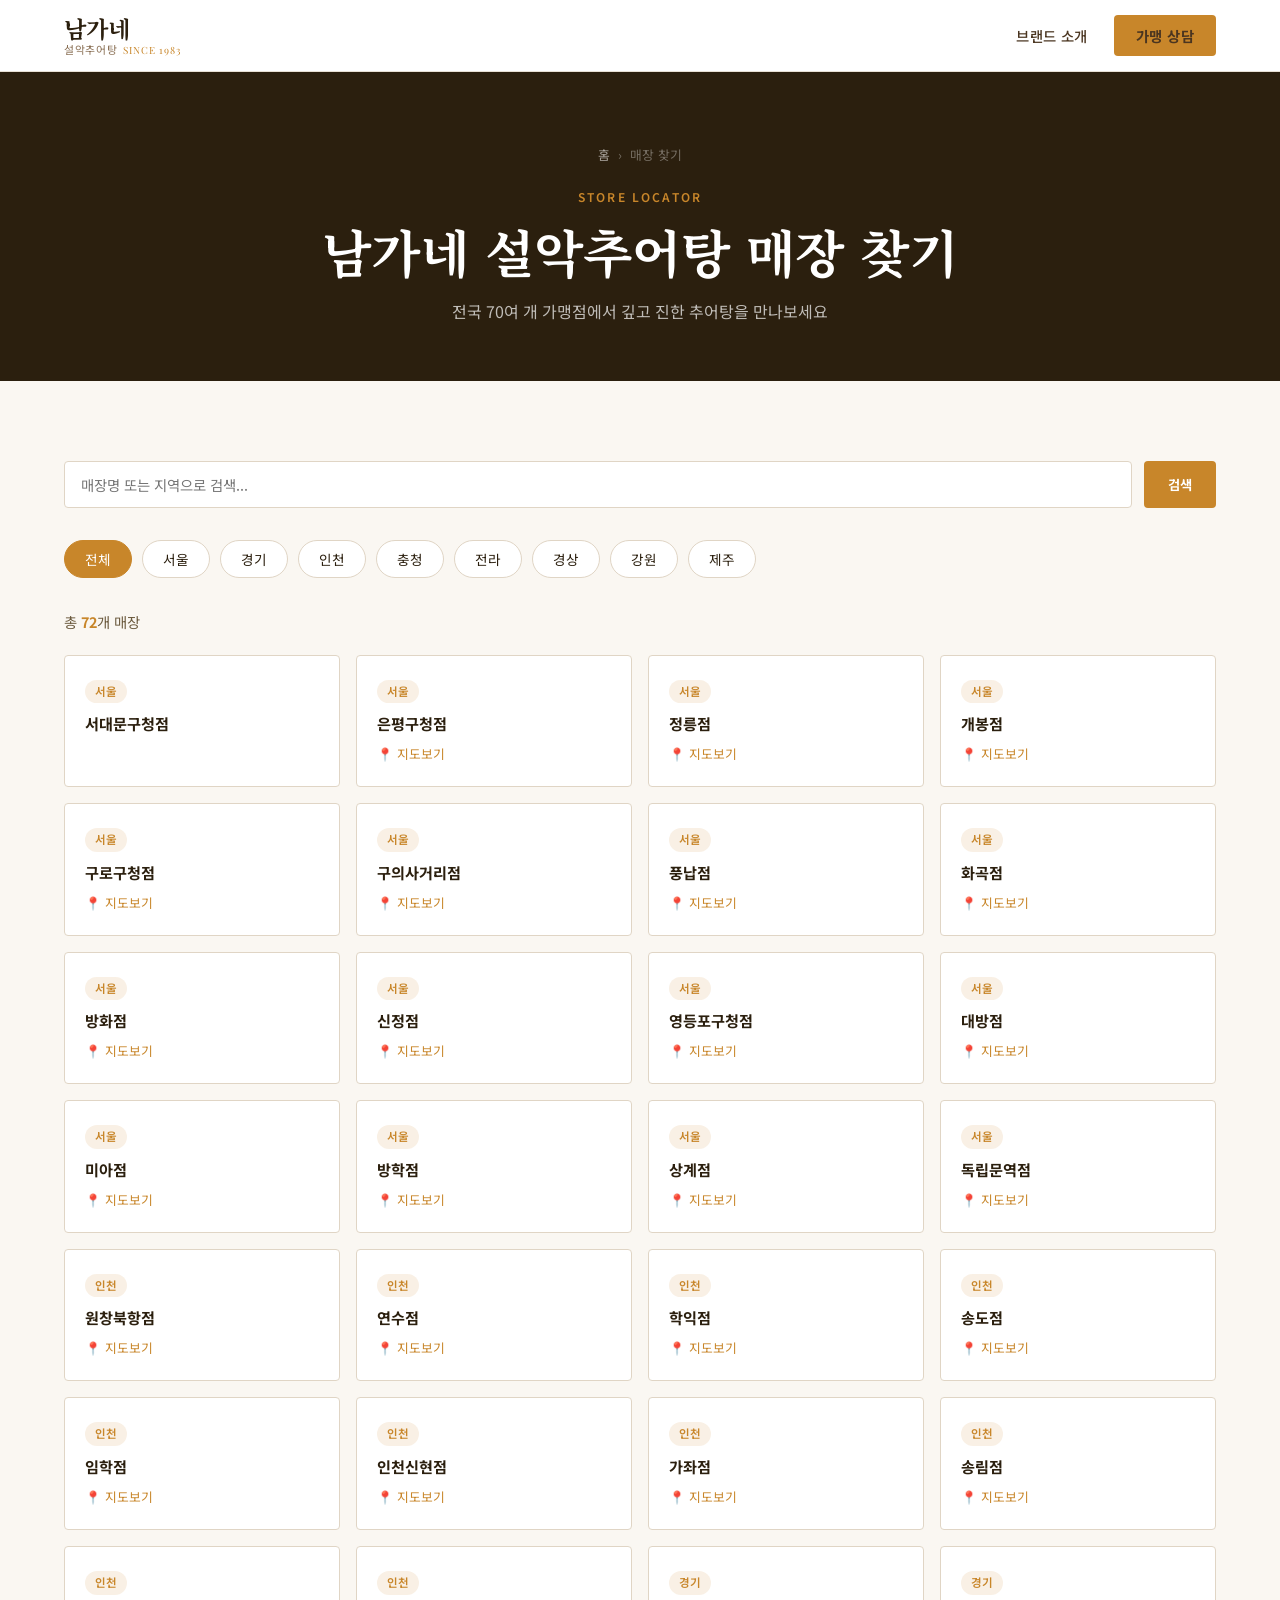
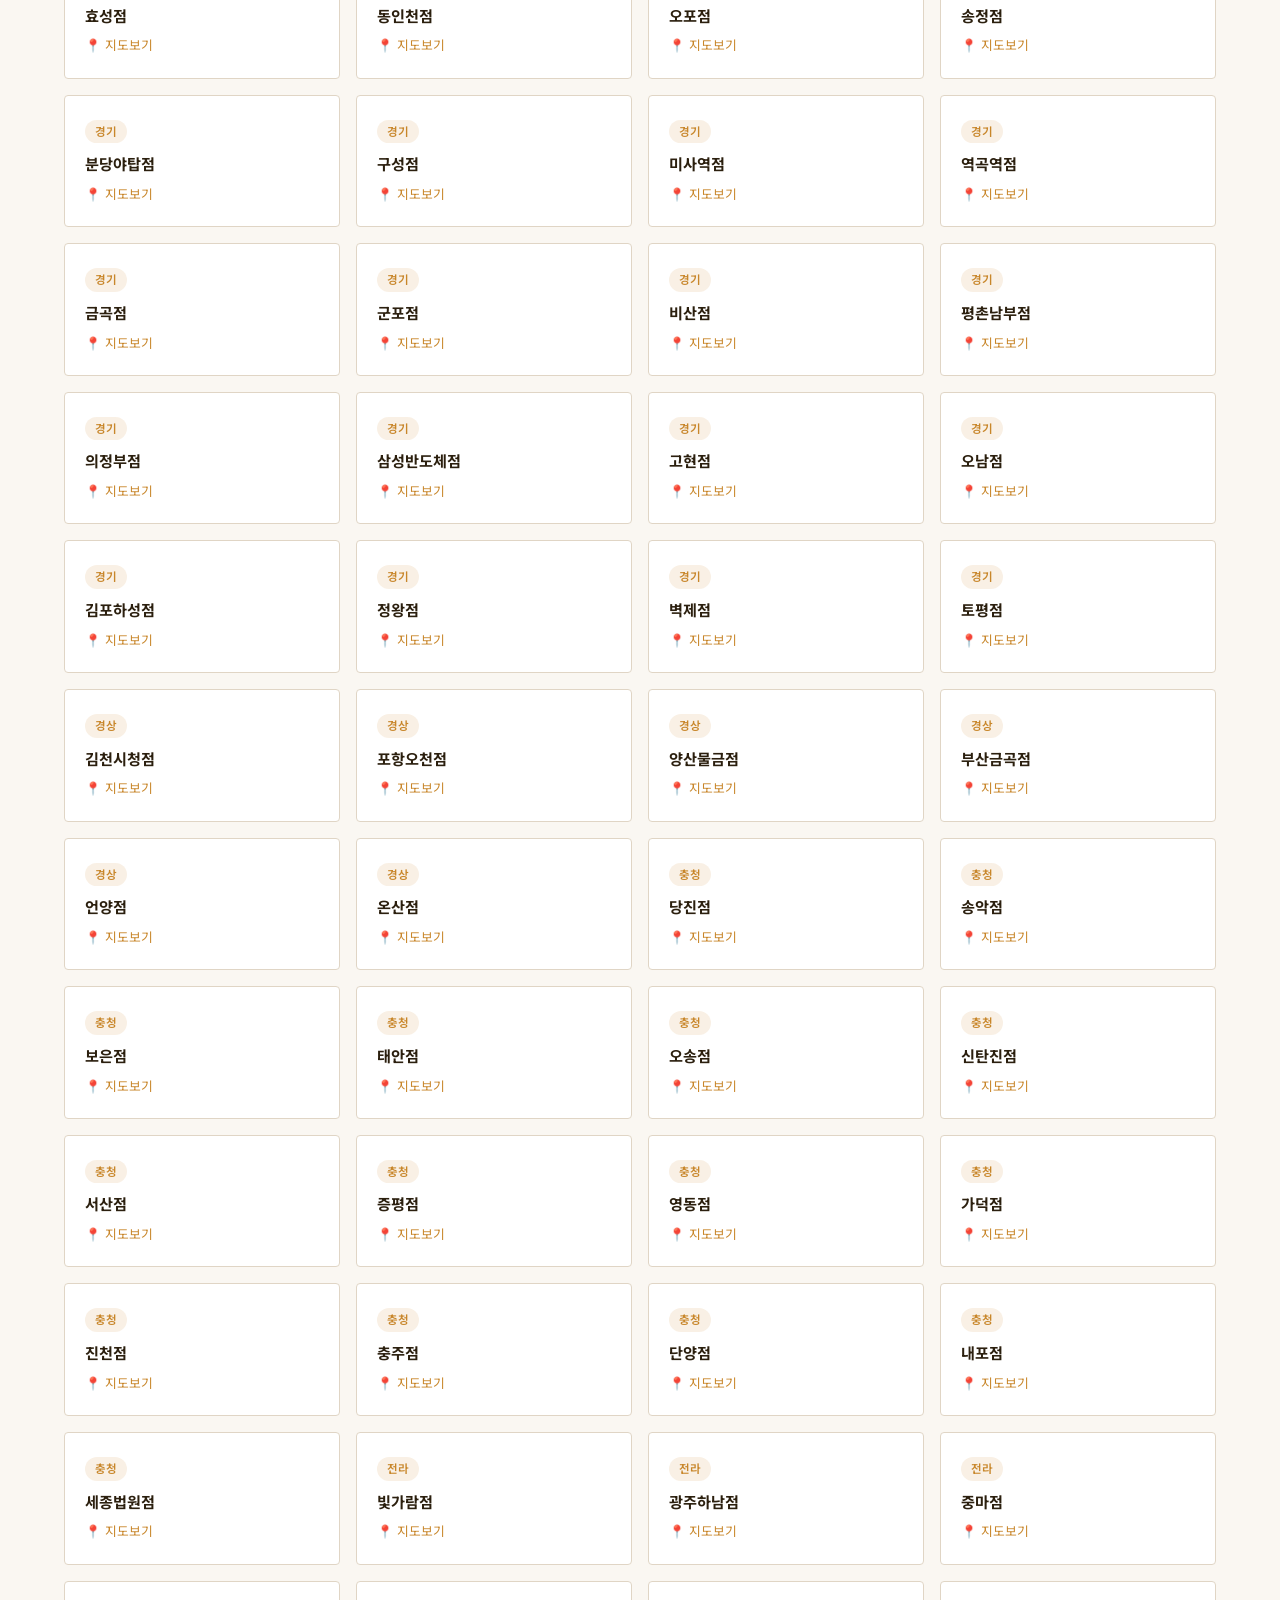
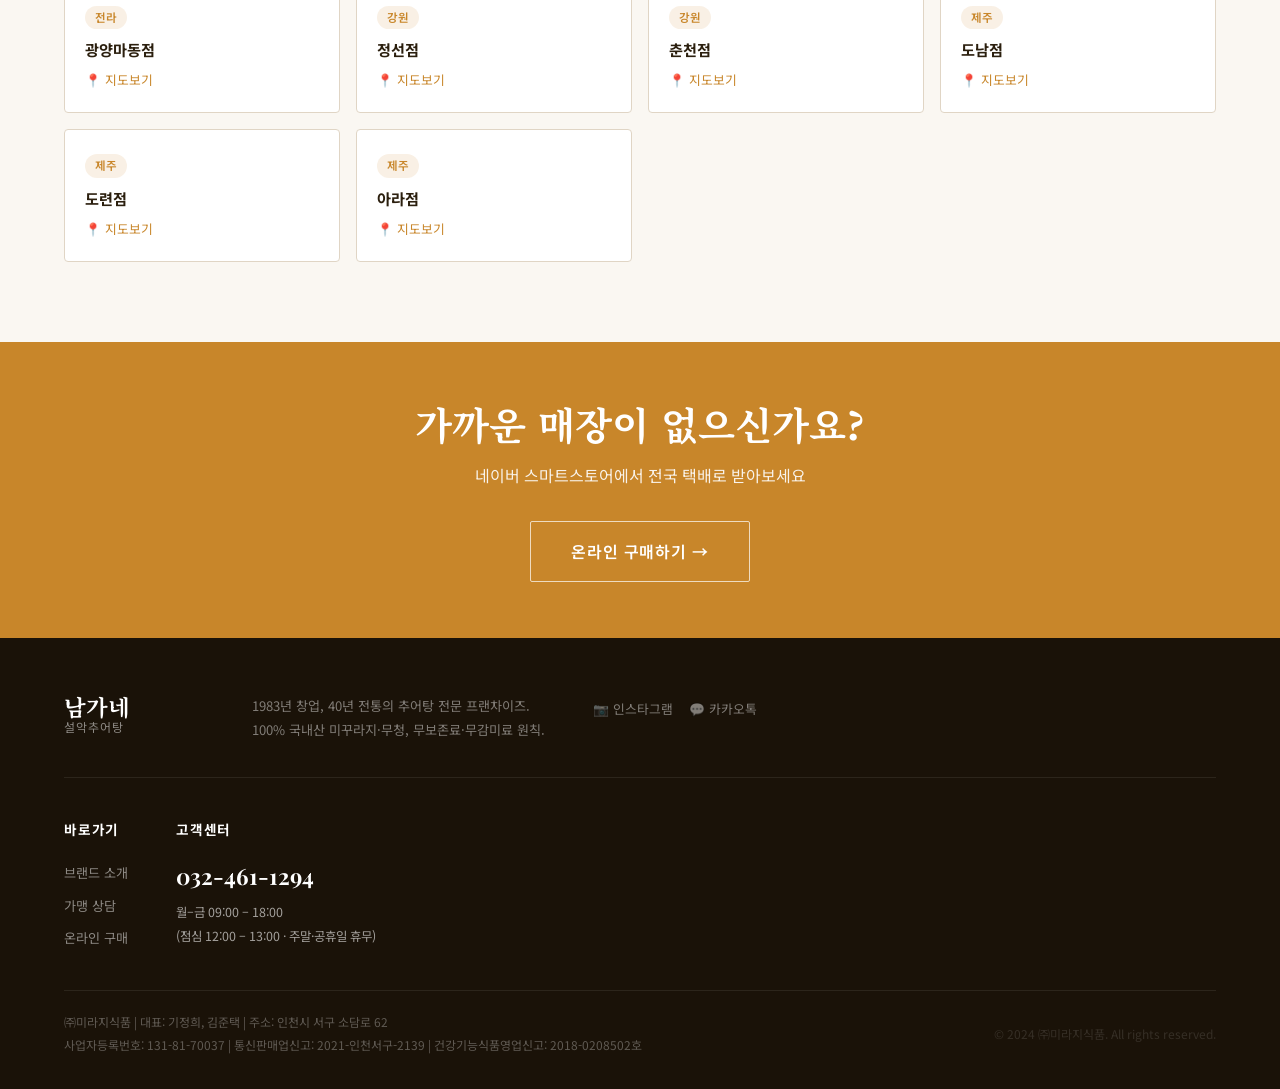
<file: place.html>
<!DOCTYPE html>
<html lang="ko">
<head>
  <meta charset="UTF-8">
  <meta name="viewport" content="width=device-width, initial-scale=1.0">
  <title>매장 찾기 — 남가네 설악추어탕 전국 가맹점</title>
  <meta name="description" content="남가네 설악추어탕 전국 70여 개 가맹점을 찾아보세요. 서울, 경기, 인천, 충청, 전라, 경상, 제주 등 전국 곳곳에서 만날 수 있습니다.">
  <meta name="keywords" content="남가네 설악추어탕 매장, 추어탕 가맹점, 남가네 위치, 추어탕 전국 매장, 남가네 서울, 남가네 경기, 남가네 인천">
  <meta name="robots" content="index, follow">
  <link rel="canonical" href="https://www.namgane.com/place.html">
  <meta property="og:type" content="website">
  <meta property="og:url" content="https://www.namgane.com/place.html">
  <meta property="og:title" content="매장 찾기 — 남가네 설악추어탕 전국 가맹점">
  <meta property="og:description" content="전국 70여 개 남가네 설악추어탕 가맹점. 지역별로 찾아보세요.">
  <meta property="og:image" content="images/남가네_추어탕_한상차림_1.jpg">
  <meta property="og:locale" content="ko_KR">
  <meta property="og:site_name" content="남가네 설악추어탕">
  <meta name="twitter:card" content="summary_large_image">
  <meta name="google-site-verification" content="q4EawzZh99e0tePNNYTPnq-Qru-4uz_8T99gALZfEkM">
  <meta name="naver-site-verification" content="ffc5e122dd7aadddf23b4c97f16480dda7a53332">
  <link rel="preconnect" href="https://fonts.googleapis.com">
  <link rel="preconnect" href="https://fonts.gstatic.com" crossorigin>
  <link href="https://fonts.googleapis.com/css2?family=Noto+Sans+KR:wght@400;500;700&family=Noto+Serif+KR:wght@400;700&family=Playfair+Display:wght@400;700&display=swap" rel="stylesheet">
  <link rel="stylesheet" href="style.css">

  <script type="application/ld+json">
  {
    "@context": "https://schema.org",
    "@type": "BreadcrumbList",
    "itemListElement": [
      { "@type": "ListItem", "position": 1, "name": "홈", "item": "https://www.namgane.com/" },
      { "@type": "ListItem", "position": 2, "name": "매장 찾기", "item": "https://www.namgane.com/place.html" }
    ]
  }
  </script>
</head>
<body>

<nav id="site-nav" aria-label="주요 네비게이션">
  <div class="nav-inner">
    <a href="index.html" class="nav-logo" aria-label="남가네 설악추어탕 홈">
      <span class="logo-brand">남가네</span>
      <span class="logo-sub">설악추어탕 <span class="logo-since">Since 1983</span></span>
    </a>
    <ul class="nav-links" role="list">
      <li><a href="about.html">브랜드 소개</a></li>
      <li><a href="franchise.html" class="nav-cta">가맹 상담</a></li>
    </ul>
    <button class="nav-hamburger" aria-label="메뉴 열기" id="hamburger">
      <span></span><span></span><span></span>
    </button>
  </div>
</nav>
<nav class="mobile-nav" id="mobile-nav" aria-label="모바일 네비게이션">
  <a href="about.html">브랜드 소개</a>
  <a href="franchise.html">가맹 상담</a>
</nav>

<header class="page-header">
  <div class="container">
    <nav class="breadcrumb"><a href="index.html">홈</a><span>›</span><span>매장 찾기</span></nav>
    <span class="section-label">Store Locator</span>
    <h1>남가네 설악추어탕 매장 찾기</h1>
    <p>전국 70여 개 가맹점에서 깊고 진한 추어탕을 만나보세요</p>
  </div>
</header>

<section class="section" aria-labelledby="place-title">
  <div class="container">
    <!-- 검색 -->
    <div style="display:flex; gap:12px; margin-bottom:32px; flex-wrap:wrap;">
      <input type="search" id="store-search" placeholder="매장명 또는 지역으로 검색..."
             style="flex:1; min-width:200px; border:1.5px solid var(--color-border); border-radius:4px; padding:12px 16px; font-size:0.9rem; font-family:var(--font-body); outline:none; background:var(--color-white);"
             aria-label="매장 검색">
      <button onclick="searchStores()"
              style="background:var(--color-accent); color:#fff; border:none; padding:12px 24px; border-radius:4px; font-weight:700; cursor:pointer; font-family:var(--font-body);">
        검색
      </button>
    </div>

    <!-- 지역 数字 -->
    <div class="filter-bar" role="group" aria-label="지역 필터" id="region-filters">
      <button class="filter-btn active" data-region="all">전체</button>
      <button class="filter-btn" data-region="서울">서울</button>
      <button class="filter-btn" data-region="경기">경기</button>
      <button class="filter-btn" data-region="인천">인천</button>
      <button class="filter-btn" data-region="충청">충청</button>
      <button class="filter-btn" data-region="전라">전라</button>
      <button class="filter-btn" data-region="경상">경상</button>
      <button class="filter-btn" data-region="강원">강원</button>
      <button class="filter-btn" data-region="제주">제주</button>
    </div>

    <!-- 매장 수 -->
    <div style="margin-bottom:20px; font-size:0.9rem; color:var(--color-text-muted);">
      총 <strong id="store-count" style="color:var(--color-accent);">72</strong>개 매장
    </div>

    <!-- 매장 목록 -->
    <div class="store-list" id="store-list" role="list" aria-label="가맹점 목록">
      <!-- 서울 -->
      <div class="store-item" data-region="서울" data-name="서대문구청점" role="listitem" itemscope itemtype="https://schema.org/LocalBusiness">
        <div class="region-tag">서울</div>
        <div class="store-name" itemprop="name">서대문구청점</div>
      </div>
      <div class="store-item" data-region="서울" data-name="은평구청점" role="listitem">
        <div class="region-tag">서울</div>
        <div class="store-name">은평구청점</div>
        <a href="https://map.naver.com/v5/search/남가네+설악추어탕+은평구청점" target="_blank" rel="noopener" style="font-size:0.8rem;color:var(--color-accent);text-decoration:none;margin-top:6px;display:inline-block;">📍 지도보기</a>
      </div>
      <div class="store-item" data-region="서울" data-name="정릉점" role="listitem">
        <div class="region-tag">서울</div>
        <div class="store-name">정릉점</div>
        <a href="https://map.naver.com/v5/search/남가네+설악추어탕+정릉점" target="_blank" rel="noopener" style="font-size:0.8rem;color:var(--color-accent);text-decoration:none;margin-top:6px;display:inline-block;">📍 지도보기</a>
      </div>
      <div class="store-item" data-region="서울" data-name="개봉점" role="listitem">
        <div class="region-tag">서울</div>
        <div class="store-name">개봉점</div>
        <a href="https://map.naver.com/v5/search/남가네+설악추어탕+개봉점" target="_blank" rel="noopener" style="font-size:0.8rem;color:var(--color-accent);text-decoration:none;margin-top:6px;display:inline-block;">📍 지도보기</a>
      </div>
      <div class="store-item" data-region="서울" data-name="구로구청점" role="listitem">
        <div class="region-tag">서울</div>
        <div class="store-name">구로구청점</div>
        <a href="https://map.naver.com/v5/search/남가네+설악추어탕+구로구청점" target="_blank" rel="noopener" style="font-size:0.8rem;color:var(--color-accent);text-decoration:none;margin-top:6px;display:inline-block;">📍 지도보기</a>
      </div>
      <div class="store-item" data-region="서울" data-name="구의사거리점" role="listitem">
        <div class="region-tag">서울</div>
        <div class="store-name">구의사거리점</div>
        <a href="https://map.naver.com/v5/search/남가네+설악추어탕+구의사거리점" target="_blank" rel="noopener" style="font-size:0.8rem;color:var(--color-accent);text-decoration:none;margin-top:6px;display:inline-block;">📍 지도보기</a>
      </div>
      <div class="store-item" data-region="서울" data-name="풍납점" role="listitem">
        <div class="region-tag">서울</div>
        <div class="store-name">풍납점</div>
        <a href="https://map.naver.com/v5/search/남가네+설악추어탕+풍납점" target="_blank" rel="noopener" style="font-size:0.8rem;color:var(--color-accent);text-decoration:none;margin-top:6px;display:inline-block;">📍 지도보기</a>
      </div>
      <div class="store-item" data-region="서울" data-name="화곡점" role="listitem">
        <div class="region-tag">서울</div>
        <div class="store-name">화곡점</div>
        <a href="https://map.naver.com/v5/search/남가네+설악추어탕+화곡점" target="_blank" rel="noopener" style="font-size:0.8rem;color:var(--color-accent);text-decoration:none;margin-top:6px;display:inline-block;">📍 지도보기</a>
      </div>
      <div class="store-item" data-region="서울" data-name="방화점" role="listitem">
        <div class="region-tag">서울</div>
        <div class="store-name">방화점</div>
        <a href="https://map.naver.com/v5/search/남가네+설악추어탕+방화점" target="_blank" rel="noopener" style="font-size:0.8rem;color:var(--color-accent);text-decoration:none;margin-top:6px;display:inline-block;">📍 지도보기</a>
      </div>
      <div class="store-item" data-region="서울" data-name="신정점" role="listitem">
        <div class="region-tag">서울</div>
        <div class="store-name">신정점</div>
        <a href="https://map.naver.com/v5/search/남가네+설악추어탕+신정점" target="_blank" rel="noopener" style="font-size:0.8rem;color:var(--color-accent);text-decoration:none;margin-top:6px;display:inline-block;">📍 지도보기</a>
      </div>
      <div class="store-item" data-region="서울" data-name="영등포구청점" role="listitem">
        <div class="region-tag">서울</div>
        <div class="store-name">영등포구청점</div>
        <a href="https://map.naver.com/v5/search/남가네+설악추어탕+영등포구청점" target="_blank" rel="noopener" style="font-size:0.8rem;color:var(--color-accent);text-decoration:none;margin-top:6px;display:inline-block;">📍 지도보기</a>
      </div>
      <div class="store-item" data-region="서울" data-name="대방점" role="listitem">
        <div class="region-tag">서울</div>
        <div class="store-name">대방점</div>
        <a href="https://map.naver.com/v5/search/남가네+설악추어탕+대방점" target="_blank" rel="noopener" style="font-size:0.8rem;color:var(--color-accent);text-decoration:none;margin-top:6px;display:inline-block;">📍 지도보기</a>
      </div>
      <div class="store-item" data-region="서울" data-name="미아점" role="listitem">
        <div class="region-tag">서울</div>
        <div class="store-name">미아점</div>
        <a href="https://map.naver.com/v5/search/남가네+설악추어탕+미아점" target="_blank" rel="noopener" style="font-size:0.8rem;color:var(--color-accent);text-decoration:none;margin-top:6px;display:inline-block;">📍 지도보기</a>
      </div>
      <div class="store-item" data-region="서울" data-name="방학점" role="listitem">
        <div class="region-tag">서울</div>
        <div class="store-name">방학점</div>
        <a href="https://map.naver.com/v5/search/남가네+설악추어탕+방학점" target="_blank" rel="noopener" style="font-size:0.8rem;color:var(--color-accent);text-decoration:none;margin-top:6px;display:inline-block;">📍 지도보기</a>
      </div>
      <div class="store-item" data-region="서울" data-name="상계점" role="listitem">
        <div class="region-tag">서울</div>
        <div class="store-name">상계점</div>
        <a href="https://map.naver.com/v5/search/남가네+설악추어탕+상계점" target="_blank" rel="noopener" style="font-size:0.8rem;color:var(--color-accent);text-decoration:none;margin-top:6px;display:inline-block;">📍 지도보기</a>
      </div>
      <div class="store-item" data-region="서울" data-name="독립문역점" role="listitem">
        <div class="region-tag">서울</div>
        <div class="store-name">독립문역점</div>
        <a href="https://map.naver.com/v5/search/남가네+설악추어탕+독립문역점" target="_blank" rel="noopener" style="font-size:0.8rem;color:var(--color-accent);text-decoration:none;margin-top:6px;display:inline-block;">📍 지도보기</a>
      </div>
      <!-- 인천 -->
      <div class="store-item" data-region="인천" data-name="원창북항점" role="listitem">
        <div class="region-tag">인천</div>
        <div class="store-name">원창북항점</div>
        <a href="https://map.naver.com/v5/search/남가네+설악추어탕+원창북항점" target="_blank" rel="noopener" style="font-size:0.8rem;color:var(--color-accent);text-decoration:none;margin-top:6px;display:inline-block;">📍 지도보기</a>
      </div>
      <div class="store-item" data-region="인천" data-name="연수점" role="listitem">
        <div class="region-tag">인천</div>
        <div class="store-name">연수점</div>
        <a href="https://map.naver.com/v5/search/남가네+설악추어탕+연수점" target="_blank" rel="noopener" style="font-size:0.8rem;color:var(--color-accent);text-decoration:none;margin-top:6px;display:inline-block;">📍 지도보기</a>
      </div>
      <div class="store-item" data-region="인천" data-name="학익점" role="listitem">
        <div class="region-tag">인천</div>
        <div class="store-name">학익점</div>
        <a href="https://map.naver.com/v5/search/남가네+설악추어탕+학익점" target="_blank" rel="noopener" style="font-size:0.8rem;color:var(--color-accent);text-decoration:none;margin-top:6px;display:inline-block;">📍 지도보기</a>
      </div>
      <div class="store-item" data-region="인천" data-name="송도점" role="listitem">
        <div class="region-tag">인천</div>
        <div class="store-name">송도점</div>
        <a href="https://map.naver.com/v5/search/남가네+설악추어탕+송도점" target="_blank" rel="noopener" style="font-size:0.8rem;color:var(--color-accent);text-decoration:none;margin-top:6px;display:inline-block;">📍 지도보기</a>
      </div>
      <div class="store-item" data-region="인천" data-name="임학점" role="listitem">
        <div class="region-tag">인천</div>
        <div class="store-name">임학점</div>
        <a href="https://map.naver.com/v5/search/남가네+설악추어탕+임학점" target="_blank" rel="noopener" style="font-size:0.8rem;color:var(--color-accent);text-decoration:none;margin-top:6px;display:inline-block;">📍 지도보기</a>
      </div>
      <div class="store-item" data-region="인천" data-name="인천신현점" role="listitem">
        <div class="region-tag">인천</div>
        <div class="store-name">인천신현점</div>
        <a href="https://map.naver.com/v5/search/남가네+설악추어탕+인천신현점" target="_blank" rel="noopener" style="font-size:0.8rem;color:var(--color-accent);text-decoration:none;margin-top:6px;display:inline-block;">📍 지도보기</a>
      </div>
      <div class="store-item" data-region="인천" data-name="가좌점" role="listitem">
        <div class="region-tag">인천</div>
        <div class="store-name">가좌점</div>
        <a href="https://map.naver.com/v5/search/남가네+설악추어탕+가좌점" target="_blank" rel="noopener" style="font-size:0.8rem;color:var(--color-accent);text-decoration:none;margin-top:6px;display:inline-block;">📍 지도보기</a>
      </div>
      <div class="store-item" data-region="인천" data-name="송림점" role="listitem">
        <div class="region-tag">인천</div>
        <div class="store-name">송림점</div>
        <a href="https://map.naver.com/v5/search/남가네+설악추어탕+송림점" target="_blank" rel="noopener" style="font-size:0.8rem;color:var(--color-accent);text-decoration:none;margin-top:6px;display:inline-block;">📍 지도보기</a>
      </div>
      <div class="store-item" data-region="인천" data-name="효성점" role="listitem">
        <div class="region-tag">인천</div>
        <div class="store-name">효성점</div>
        <a href="https://map.naver.com/v5/search/남가네+설악추어탕+효성점" target="_blank" rel="noopener" style="font-size:0.8rem;color:var(--color-accent);text-decoration:none;margin-top:6px;display:inline-block;">📍 지도보기</a>
      </div>
      <div class="store-item" data-region="인천" data-name="동인천점" role="listitem">
        <div class="region-tag">인천</div>
        <div class="store-name">동인천점</div>
        <a href="https://map.naver.com/v5/search/남가네+설악추어탕+동인천점" target="_blank" rel="noopener" style="font-size:0.8rem;color:var(--color-accent);text-decoration:none;margin-top:6px;display:inline-block;">📍 지도보기</a>
      </div>
      <!-- 경기 -->
      <div class="store-item" data-region="경기" data-name="오포점" role="listitem">
        <div class="region-tag">경기</div>
        <div class="store-name">오포점</div>
        <a href="https://map.naver.com/v5/search/남가네+설악추어탕+오포점" target="_blank" rel="noopener" style="font-size:0.8rem;color:var(--color-accent);text-decoration:none;margin-top:6px;display:inline-block;">📍 지도보기</a>
      </div>
      <div class="store-item" data-region="경기" data-name="송정점" role="listitem">
        <div class="region-tag">경기</div>
        <div class="store-name">송정점</div>
        <a href="https://map.naver.com/v5/search/남가네+설악추어탕+송정점" target="_blank" rel="noopener" style="font-size:0.8rem;color:var(--color-accent);text-decoration:none;margin-top:6px;display:inline-block;">📍 지도보기</a>
      </div>
      <div class="store-item" data-region="경기" data-name="분당야탑점" role="listitem">
        <div class="region-tag">경기</div>
        <div class="store-name">분당야탑점</div>
        <a href="https://map.naver.com/v5/search/남가네+설악추어탕+분당야탑점" target="_blank" rel="noopener" style="font-size:0.8rem;color:var(--color-accent);text-decoration:none;margin-top:6px;display:inline-block;">📍 지도보기</a>
      </div>
      <div class="store-item" data-region="경기" data-name="구성점" role="listitem">
        <div class="region-tag">경기</div>
        <div class="store-name">구성점</div>
        <a href="https://map.naver.com/v5/search/남가네+설악추어탕+구성점" target="_blank" rel="noopener" style="font-size:0.8rem;color:var(--color-accent);text-decoration:none;margin-top:6px;display:inline-block;">📍 지도보기</a>
      </div>
      <div class="store-item" data-region="경기" data-name="미사역점" role="listitem">
        <div class="region-tag">경기</div>
        <div class="store-name">미사역점</div>
        <a href="https://map.naver.com/v5/search/남가네+설악추어탕+미사역점" target="_blank" rel="noopener" style="font-size:0.8rem;color:var(--color-accent);text-decoration:none;margin-top:6px;display:inline-block;">📍 지도보기</a>
      </div>
      <div class="store-item" data-region="경기" data-name="역곡역점" role="listitem">
        <div class="region-tag">경기</div>
        <div class="store-name">역곡역점</div>
        <a href="https://map.naver.com/v5/search/남가네+설악추어탕+역곡역점" target="_blank" rel="noopener" style="font-size:0.8rem;color:var(--color-accent);text-decoration:none;margin-top:6px;display:inline-block;">📍 지도보기</a>
      </div>
      <div class="store-item" data-region="경기" data-name="금곡점" role="listitem">
        <div class="region-tag">경기</div>
        <div class="store-name">금곡점</div>
        <a href="https://map.naver.com/v5/search/남가네+설악추어탕+금곡점" target="_blank" rel="noopener" style="font-size:0.8rem;color:var(--color-accent);text-decoration:none;margin-top:6px;display:inline-block;">📍 지도보기</a>
      </div>
      <div class="store-item" data-region="경기" data-name="군포점" role="listitem">
        <div class="region-tag">경기</div>
        <div class="store-name">군포점</div>
        <a href="https://map.naver.com/v5/search/남가네+설악추어탕+군포점" target="_blank" rel="noopener" style="font-size:0.8rem;color:var(--color-accent);text-decoration:none;margin-top:6px;display:inline-block;">📍 지도보기</a>
      </div>
      <div class="store-item" data-region="경기" data-name="비산점" role="listitem">
        <div class="region-tag">경기</div>
        <div class="store-name">비산점</div>
        <a href="https://map.naver.com/v5/search/남가네+설악추어탕+비산점" target="_blank" rel="noopener" style="font-size:0.8rem;color:var(--color-accent);text-decoration:none;margin-top:6px;display:inline-block;">📍 지도보기</a>
      </div>
      <div class="store-item" data-region="경기" data-name="평촌남부점" role="listitem">
        <div class="region-tag">경기</div>
        <div class="store-name">평촌남부점</div>
        <a href="https://map.naver.com/v5/search/남가네+설악추어탕+평촌남부점" target="_blank" rel="noopener" style="font-size:0.8rem;color:var(--color-accent);text-decoration:none;margin-top:6px;display:inline-block;">📍 지도보기</a>
      </div>
      <div class="store-item" data-region="경기" data-name="의정부점" role="listitem">
        <div class="region-tag">경기</div>
        <div class="store-name">의정부점</div>
        <a href="https://map.naver.com/v5/search/남가네+설악추어탕+의정부점" target="_blank" rel="noopener" style="font-size:0.8rem;color:var(--color-accent);text-decoration:none;margin-top:6px;display:inline-block;">📍 지도보기</a>
      </div>
      <div class="store-item" data-region="경기" data-name="삼성반도체점" role="listitem">
        <div class="region-tag">경기</div>
        <div class="store-name">삼성반도체점</div>
        <a href="https://map.naver.com/v5/search/남가네+설악추어탕+삼성반도체점" target="_blank" rel="noopener" style="font-size:0.8rem;color:var(--color-accent);text-decoration:none;margin-top:6px;display:inline-block;">📍 지도보기</a>
      </div>
      <div class="store-item" data-region="경기" data-name="고현점" role="listitem">
        <div class="region-tag">경기</div>
        <div class="store-name">고현점</div>
        <a href="https://map.naver.com/v5/search/남가네+설악추어탕+고현점" target="_blank" rel="noopener" style="font-size:0.8rem;color:var(--color-accent);text-decoration:none;margin-top:6px;display:inline-block;">📍 지도보기</a>
      </div>
      <div class="store-item" data-region="경기" data-name="오남점" role="listitem">
        <div class="region-tag">경기</div>
        <div class="store-name">오남점</div>
        <a href="https://map.naver.com/v5/search/남가네+설악추어탕+오남점" target="_blank" rel="noopener" style="font-size:0.8rem;color:var(--color-accent);text-decoration:none;margin-top:6px;display:inline-block;">📍 지도보기</a>
      </div>
      <div class="store-item" data-region="경기" data-name="김포하성점" role="listitem">
        <div class="region-tag">경기</div>
        <div class="store-name">김포하성점</div>
        <a href="https://map.naver.com/v5/search/남가네+설악추어탕+김포하성점" target="_blank" rel="noopener" style="font-size:0.8rem;color:var(--color-accent);text-decoration:none;margin-top:6px;display:inline-block;">📍 지도보기</a>
      </div>
      <div class="store-item" data-region="경기" data-name="정왕점" role="listitem">
        <div class="region-tag">경기</div>
        <div class="store-name">정왕점</div>
        <a href="https://map.naver.com/v5/search/남가네+설악추어탕+정왕점" target="_blank" rel="noopener" style="font-size:0.8rem;color:var(--color-accent);text-decoration:none;margin-top:6px;display:inline-block;">📍 지도보기</a>
      </div>
      <div class="store-item" data-region="경기" data-name="벽제점" role="listitem">
        <div class="region-tag">경기</div>
        <div class="store-name">벽제점</div>
        <a href="https://map.naver.com/v5/search/남가네+설악추어탕+벽제점" target="_blank" rel="noopener" style="font-size:0.8rem;color:var(--color-accent);text-decoration:none;margin-top:6px;display:inline-block;">📍 지도보기</a>
      </div>
      <div class="store-item" data-region="경기" data-name="토평점" role="listitem">
        <div class="region-tag">경기</div>
        <div class="store-name">토평점</div>
        <a href="https://map.naver.com/v5/search/남가네+설악추어탕+토평점" target="_blank" rel="noopener" style="font-size:0.8rem;color:var(--color-accent);text-decoration:none;margin-top:6px;display:inline-block;">📍 지도보기</a>
      </div>
      <!-- 경상 -->
      <div class="store-item" data-region="경상" data-name="김천시청점" role="listitem">
        <div class="region-tag">경상</div>
        <div class="store-name">김천시청점</div>
        <a href="https://map.naver.com/v5/search/남가네+설악추어탕+김천시청점" target="_blank" rel="noopener" style="font-size:0.8rem;color:var(--color-accent);text-decoration:none;margin-top:6px;display:inline-block;">📍 지도보기</a>
      </div>
      <div class="store-item" data-region="경상" data-name="포항오천점" role="listitem">
        <div class="region-tag">경상</div>
        <div class="store-name">포항오천점</div>
        <a href="https://map.naver.com/v5/search/남가네+설악추어탕+포항오천점" target="_blank" rel="noopener" style="font-size:0.8rem;color:var(--color-accent);text-decoration:none;margin-top:6px;display:inline-block;">📍 지도보기</a>
      </div>
      <div class="store-item" data-region="경상" data-name="양산물금점" role="listitem">
        <div class="region-tag">경상</div>
        <div class="store-name">양산물금점</div>
        <a href="https://map.naver.com/v5/search/남가네+설악추어탕+양산물금점" target="_blank" rel="noopener" style="font-size:0.8rem;color:var(--color-accent);text-decoration:none;margin-top:6px;display:inline-block;">📍 지도보기</a>
      </div>
      <div class="store-item" data-region="경상" data-name="부산금곡점" role="listitem">
        <div class="region-tag">경상</div>
        <div class="store-name">부산금곡점</div>
        <a href="https://map.naver.com/v5/search/남가네+설악추어탕+부산금곡점" target="_blank" rel="noopener" style="font-size:0.8rem;color:var(--color-accent);text-decoration:none;margin-top:6px;display:inline-block;">📍 지도보기</a>
      </div>
      <div class="store-item" data-region="경상" data-name="언양점" role="listitem">
        <div class="region-tag">경상</div>
        <div class="store-name">언양점</div>
        <a href="https://map.naver.com/v5/search/남가네+설악추어탕+언양점" target="_blank" rel="noopener" style="font-size:0.8rem;color:var(--color-accent);text-decoration:none;margin-top:6px;display:inline-block;">📍 지도보기</a>
      </div>
      <div class="store-item" data-region="경상" data-name="온산점" role="listitem">
        <div class="region-tag">경상</div>
        <div class="store-name">온산점</div>
        <a href="https://map.naver.com/v5/search/남가네+설악추어탕+온산점" target="_blank" rel="noopener" style="font-size:0.8rem;color:var(--color-accent);text-decoration:none;margin-top:6px;display:inline-block;">📍 지도보기</a>
      </div>
      <!-- 충청 -->
      <div class="store-item" data-region="충청" data-name="당진점" role="listitem">
        <div class="region-tag">충청</div>
        <div class="store-name">당진점</div>
        <a href="https://map.naver.com/v5/search/남가네+설악추어탕+당진점" target="_blank" rel="noopener" style="font-size:0.8rem;color:var(--color-accent);text-decoration:none;margin-top:6px;display:inline-block;">📍 지도보기</a>
      </div>
      <div class="store-item" data-region="충청" data-name="송악점" role="listitem">
        <div class="region-tag">충청</div>
        <div class="store-name">송악점</div>
        <a href="https://map.naver.com/v5/search/남가네+설악추어탕+송악점" target="_blank" rel="noopener" style="font-size:0.8rem;color:var(--color-accent);text-decoration:none;margin-top:6px;display:inline-block;">📍 지도보기</a>
      </div>
      <div class="store-item" data-region="충청" data-name="보은점" role="listitem">
        <div class="region-tag">충청</div>
        <div class="store-name">보은점</div>
        <a href="https://map.naver.com/v5/search/남가네+설악추어탕+보은점" target="_blank" rel="noopener" style="font-size:0.8rem;color:var(--color-accent);text-decoration:none;margin-top:6px;display:inline-block;">📍 지도보기</a>
      </div>
      <div class="store-item" data-region="충청" data-name="태안점" role="listitem">
        <div class="region-tag">충청</div>
        <div class="store-name">태안점</div>
        <a href="https://map.naver.com/v5/search/남가네+설악추어탕+태안점" target="_blank" rel="noopener" style="font-size:0.8rem;color:var(--color-accent);text-decoration:none;margin-top:6px;display:inline-block;">📍 지도보기</a>
      </div>
      <div class="store-item" data-region="충청" data-name="오송점" role="listitem">
        <div class="region-tag">충청</div>
        <div class="store-name">오송점</div>
        <a href="https://map.naver.com/v5/search/남가네+설악추어탕+오송점" target="_blank" rel="noopener" style="font-size:0.8rem;color:var(--color-accent);text-decoration:none;margin-top:6px;display:inline-block;">📍 지도보기</a>
      </div>
      <div class="store-item" data-region="충청" data-name="신탄진점" role="listitem">
        <div class="region-tag">충청</div>
        <div class="store-name">신탄진점</div>
        <a href="https://map.naver.com/v5/search/남가네+설악추어탕+신탄진점" target="_blank" rel="noopener" style="font-size:0.8rem;color:var(--color-accent);text-decoration:none;margin-top:6px;display:inline-block;">📍 지도보기</a>
      </div>
      <div class="store-item" data-region="충청" data-name="서산점" role="listitem">
        <div class="region-tag">충청</div>
        <div class="store-name">서산점</div>
        <a href="https://map.naver.com/v5/search/남가네+설악추어탕+서산점" target="_blank" rel="noopener" style="font-size:0.8rem;color:var(--color-accent);text-decoration:none;margin-top:6px;display:inline-block;">📍 지도보기</a>
      </div>
      <div class="store-item" data-region="충청" data-name="증평점" role="listitem">
        <div class="region-tag">충청</div>
        <div class="store-name">증평점</div>
        <a href="https://map.naver.com/v5/search/남가네+설악추어탕+증평점" target="_blank" rel="noopener" style="font-size:0.8rem;color:var(--color-accent);text-decoration:none;margin-top:6px;display:inline-block;">📍 지도보기</a>
      </div>
      <div class="store-item" data-region="충청" data-name="영동점" role="listitem">
        <div class="region-tag">충청</div>
        <div class="store-name">영동점</div>
        <a href="https://map.naver.com/v5/search/남가네+설악추어탕+영동점" target="_blank" rel="noopener" style="font-size:0.8rem;color:var(--color-accent);text-decoration:none;margin-top:6px;display:inline-block;">📍 지도보기</a>
      </div>
      <div class="store-item" data-region="충청" data-name="가덕점" role="listitem">
        <div class="region-tag">충청</div>
        <div class="store-name">가덕점</div>
        <a href="https://map.naver.com/v5/search/남가네+설악추어탕+가덕점" target="_blank" rel="noopener" style="font-size:0.8rem;color:var(--color-accent);text-decoration:none;margin-top:6px;display:inline-block;">📍 지도보기</a>
      </div>
      <div class="store-item" data-region="충청" data-name="진천점" role="listitem">
        <div class="region-tag">충청</div>
        <div class="store-name">진천점</div>
        <a href="https://map.naver.com/v5/search/남가네+설악추어탕+진천점" target="_blank" rel="noopener" style="font-size:0.8rem;color:var(--color-accent);text-decoration:none;margin-top:6px;display:inline-block;">📍 지도보기</a>
      </div>
      <div class="store-item" data-region="충청" data-name="충주점" role="listitem">
        <div class="region-tag">충청</div>
        <div class="store-name">충주점</div>
        <a href="https://map.naver.com/v5/search/남가네+설악추어탕+충주점" target="_blank" rel="noopener" style="font-size:0.8rem;color:var(--color-accent);text-decoration:none;margin-top:6px;display:inline-block;">📍 지도보기</a>
      </div>
      <div class="store-item" data-region="충청" data-name="단양점" role="listitem">
        <div class="region-tag">충청</div>
        <div class="store-name">단양점</div>
        <a href="https://map.naver.com/v5/search/남가네+설악추어탕+단양점" target="_blank" rel="noopener" style="font-size:0.8rem;color:var(--color-accent);text-decoration:none;margin-top:6px;display:inline-block;">📍 지도보기</a>
      </div>
      <div class="store-item" data-region="충청" data-name="내포점" role="listitem">
        <div class="region-tag">충청</div>
        <div class="store-name">내포점</div>
        <a href="https://map.naver.com/v5/search/남가네+설악추어탕+내포점" target="_blank" rel="noopener" style="font-size:0.8rem;color:var(--color-accent);text-decoration:none;margin-top:6px;display:inline-block;">📍 지도보기</a>
      </div>
      <div class="store-item" data-region="충청" data-name="세종법원점" role="listitem">
        <div class="region-tag">충청</div>
        <div class="store-name">세종법원점</div>
        <a href="https://map.naver.com/v5/search/남가네+설악추어탕+세종법원점" target="_blank" rel="noopener" style="font-size:0.8rem;color:var(--color-accent);text-decoration:none;margin-top:6px;display:inline-block;">📍 지도보기</a>
      </div>
      <!-- 전라 -->
      <div class="store-item" data-region="전라" data-name="빛가람점" role="listitem">
        <div class="region-tag">전라</div>
        <div class="store-name">빛가람점</div>
        <a href="https://map.naver.com/v5/search/남가네+설악추어탕+빛가람점" target="_blank" rel="noopener" style="font-size:0.8rem;color:var(--color-accent);text-decoration:none;margin-top:6px;display:inline-block;">📍 지도보기</a>
      </div>
      <div class="store-item" data-region="전라" data-name="광주하남점" role="listitem">
        <div class="region-tag">전라</div>
        <div class="store-name">광주하남점</div>
        <a href="https://map.naver.com/v5/search/남가네+설악추어탕+광주하남점" target="_blank" rel="noopener" style="font-size:0.8rem;color:var(--color-accent);text-decoration:none;margin-top:6px;display:inline-block;">📍 지도보기</a>
      </div>
      <div class="store-item" data-region="전라" data-name="중마점" role="listitem">
        <div class="region-tag">전라</div>
        <div class="store-name">중마점</div>
        <a href="https://map.naver.com/v5/search/남가네+설악추어탕+중마점" target="_blank" rel="noopener" style="font-size:0.8rem;color:var(--color-accent);text-decoration:none;margin-top:6px;display:inline-block;">📍 지도보기</a>
      </div>
      <div class="store-item" data-region="전라" data-name="광양마동점" role="listitem">
        <div class="region-tag">전라</div>
        <div class="store-name">광양마동점</div>
        <a href="https://map.naver.com/v5/search/남가네+설악추어탕+광양마동점" target="_blank" rel="noopener" style="font-size:0.8rem;color:var(--color-accent);text-decoration:none;margin-top:6px;display:inline-block;">📍 지도보기</a>
      </div>
      <!-- 강원 -->
      <div class="store-item" data-region="강원" data-name="정선점" role="listitem">
        <div class="region-tag">강원</div>
        <div class="store-name">정선점</div>
        <a href="https://map.naver.com/v5/search/남가네+설악추어탕+정선점" target="_blank" rel="noopener" style="font-size:0.8rem;color:var(--color-accent);text-decoration:none;margin-top:6px;display:inline-block;">📍 지도보기</a>
      </div>
      <div class="store-item" data-region="강원" data-name="춘천점" role="listitem">
        <div class="region-tag">강원</div>
        <div class="store-name">춘천점</div>
        <a href="https://map.naver.com/v5/search/남가네+설악추어탕+춘천점" target="_blank" rel="noopener" style="font-size:0.8rem;color:var(--color-accent);text-decoration:none;margin-top:6px;display:inline-block;">📍 지도보기</a>
      </div>
      <!-- 제주 -->
      <div class="store-item" data-region="제주" data-name="도남점" role="listitem">
        <div class="region-tag">제주</div>
        <div class="store-name">도남점</div>
        <a href="https://map.naver.com/v5/search/남가네+설악추어탕+도남점" target="_blank" rel="noopener" style="font-size:0.8rem;color:var(--color-accent);text-decoration:none;margin-top:6px;display:inline-block;">📍 지도보기</a>
      </div>
      <div class="store-item" data-region="제주" data-name="도련점" role="listitem">
        <div class="region-tag">제주</div>
        <div class="store-name">도련점</div>
        <a href="https://map.naver.com/v5/search/남가네+설악추어탕+도련점" target="_blank" rel="noopener" style="font-size:0.8rem;color:var(--color-accent);text-decoration:none;margin-top:6px;display:inline-block;">📍 지도보기</a>
      </div>
      <div class="store-item" data-region="제주" data-name="아라점" role="listitem">
        <div class="region-tag">제주</div>
        <div class="store-name">아라점</div>
        <a href="https://map.naver.com/v5/search/남가네+설악추어탕+아라점" target="_blank" rel="noopener" style="font-size:0.8rem;color:var(--color-accent);text-decoration:none;margin-top:6px;display:inline-block;">📍 지도보기</a>
      </div>
    </div>

    <!-- 검색 결과 없음 -->
    <div id="no-results" class="hidden" style="text-align:center; padding:60px 0; color:var(--color-text-muted);">
      <div style="font-size:3rem; margin-bottom:16px;">🔍</div>
      <p>검색 결과가 없습니다. 다른 지역이나 매장명으로 검색해보세요.</p>
    </div>
  </div>
</section>

<!-- CTA -->
<div class="cta-banner">
  <div class="container">
    <h2>가까운 매장이 없으신가요?</h2>
    <p>네이버 스마트스토어에서 전국 택배로 받아보세요</p>
    <a href="https://smartstore.naver.com/mrgfood" target="_blank" rel="noopener"
       class="btn btn-outline--white" style="font-size:1rem; padding:16px 40px;">
      온라인 구매하기 →
    </a>
  </div>
</div>

<footer id="site-footer" aria-label="사이트 정보">
  <div class="container">
    <div class="footer-top">
      <a href="index.html" class="footer-logo">
        <span class="logo-brand">남가네</span>
        <span class="logo-sub">설악추어탕</span>
      </a>
      <p class="footer-desc">1983년 창업, 40년 전통의 추어탕 전문 프랜차이즈.<br>100% 국내산 미꾸라지·무청, 무보존료·무감미료 원칙.</p>
      <div class="footer-social">
        <a href="https://www.instagram.com/namgane_official/" target="_blank" rel="noopener" aria-label="인스타그램">📷 인스타그램</a>
        <a href="https://pf.kakao.com/_lPxdnj" target="_blank" rel="noopener" aria-label="카카오톡">💬 카카오톡</a>
      </div>
    </div>
    <div class="footer-mid">
      <div class="footer-col">
        <h5>바로가기</h5>
        <a href="about.html">브랜드 소개</a>
        <a href="franchise.html">가맹 상담</a>
        <a href="https://smartstore.naver.com/mrgfood" target="_blank" rel="noopener">온라인 구매</a>
      </div>
      <div class="footer-col">
        <h5>고객센터</h5>
        <div class="footer-tel">032-461-1294</div>
        <div class="footer-hours">월–금 09:00 – 18:00<br>(점심 12:00 – 13:00 · 주말·공휴일 휴무)</div>
      </div>
    </div>
    <div class="footer-bottom">
      <div class="footer-biz">
        ㈜미라지식품 | 대표: 기정희, 김준택 | 주소: 인천시 서구 소담로 62<br>
        사업자등록번호: 131-81-70037 | 통신판매업신고: 2021-인천서구-2139 | 건강기능식품영업신고: 2018-0208502호
      </div>
      <div class="footer-copy">© 2024 ㈜미라지식품. All rights reserved.</div>
    </div>
  </div>
</footer>
<button id="scroll-top" aria-label="맨 위로">↑</button>

<script>
const nav=document.getElementById('site-nav');
window.addEventListener('scroll',()=>{nav.classList.toggle('scrolled',scrollY>40);document.getElementById('scroll-top').classList.toggle('visible',scrollY>400);});
document.getElementById('hamburger').addEventListener('click',()=>document.getElementById('mobile-nav').classList.toggle('open'));
document.getElementById('scroll-top').addEventListener('click',()=>window.scrollTo({top:0,behavior:'smooth'}));

const items = Array.from(document.querySelectorAll('.store-item'));

function updateCount(visible) {
  document.getElementById('store-count').textContent = visible;
}

function filterStores(region, query) {
  let count = 0;
  items.forEach(item => {
    const matchRegion = region === 'all' || item.dataset.region === region;
    const matchQuery = !query || item.dataset.name.includes(query) || item.dataset.region.includes(query);
    const show = matchRegion && matchQuery;
    item.style.display = show ? '' : 'none';
    if (show) count++;
  });
  updateCount(count);
  document.getElementById('no-results').classList.toggle('hidden', count > 0);
}

let activeRegion = 'all';
document.querySelectorAll('.filter-btn').forEach(btn => {
  btn.addEventListener('click', () => {
    document.querySelectorAll('.filter-btn').forEach(b => b.classList.remove('active'));
    btn.classList.add('active');
    activeRegion = btn.dataset.region;
    filterStores(activeRegion, document.getElementById('store-search').value.trim());
  });
});

function searchStores() {
  filterStores(activeRegion, document.getElementById('store-search').value.trim());
}

document.getElementById('store-search').addEventListener('keyup', e => {
  if (e.key === 'Enter') searchStores();
});
</script>
</body>
</html>
</file>
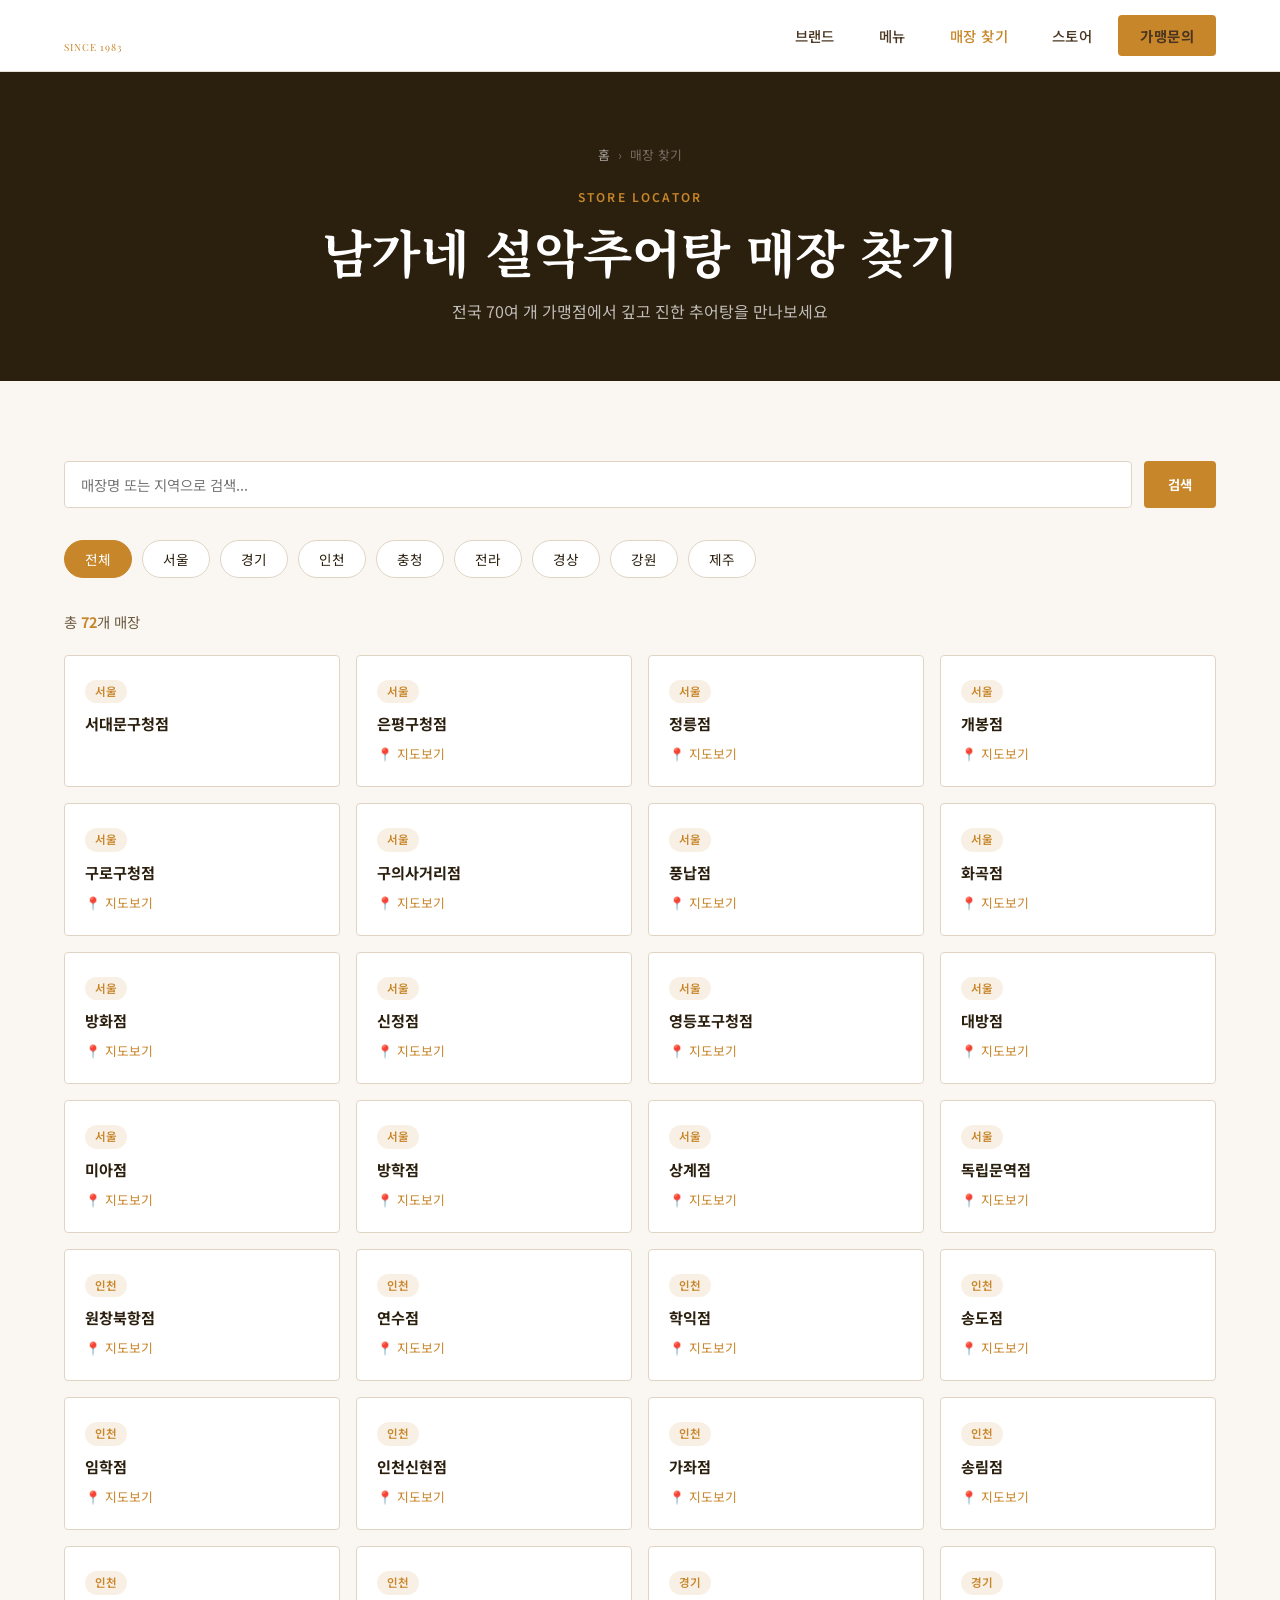
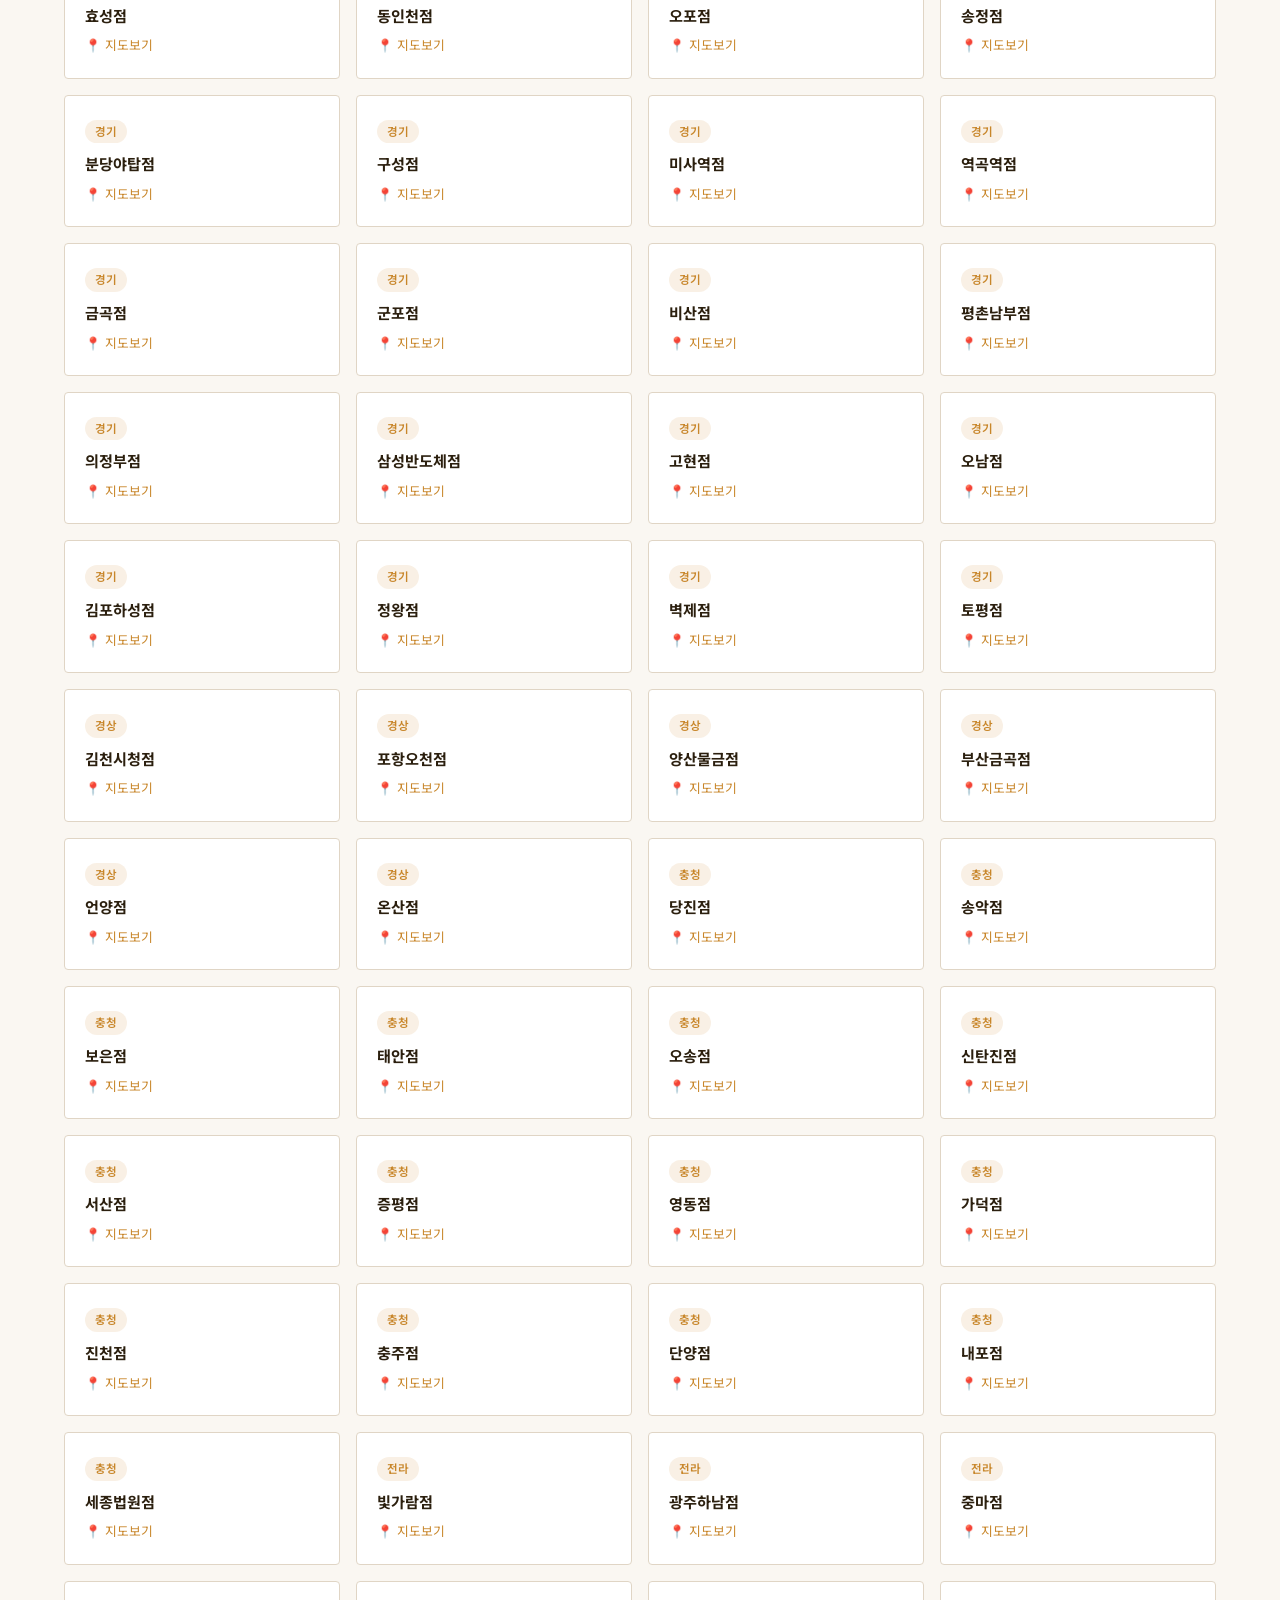
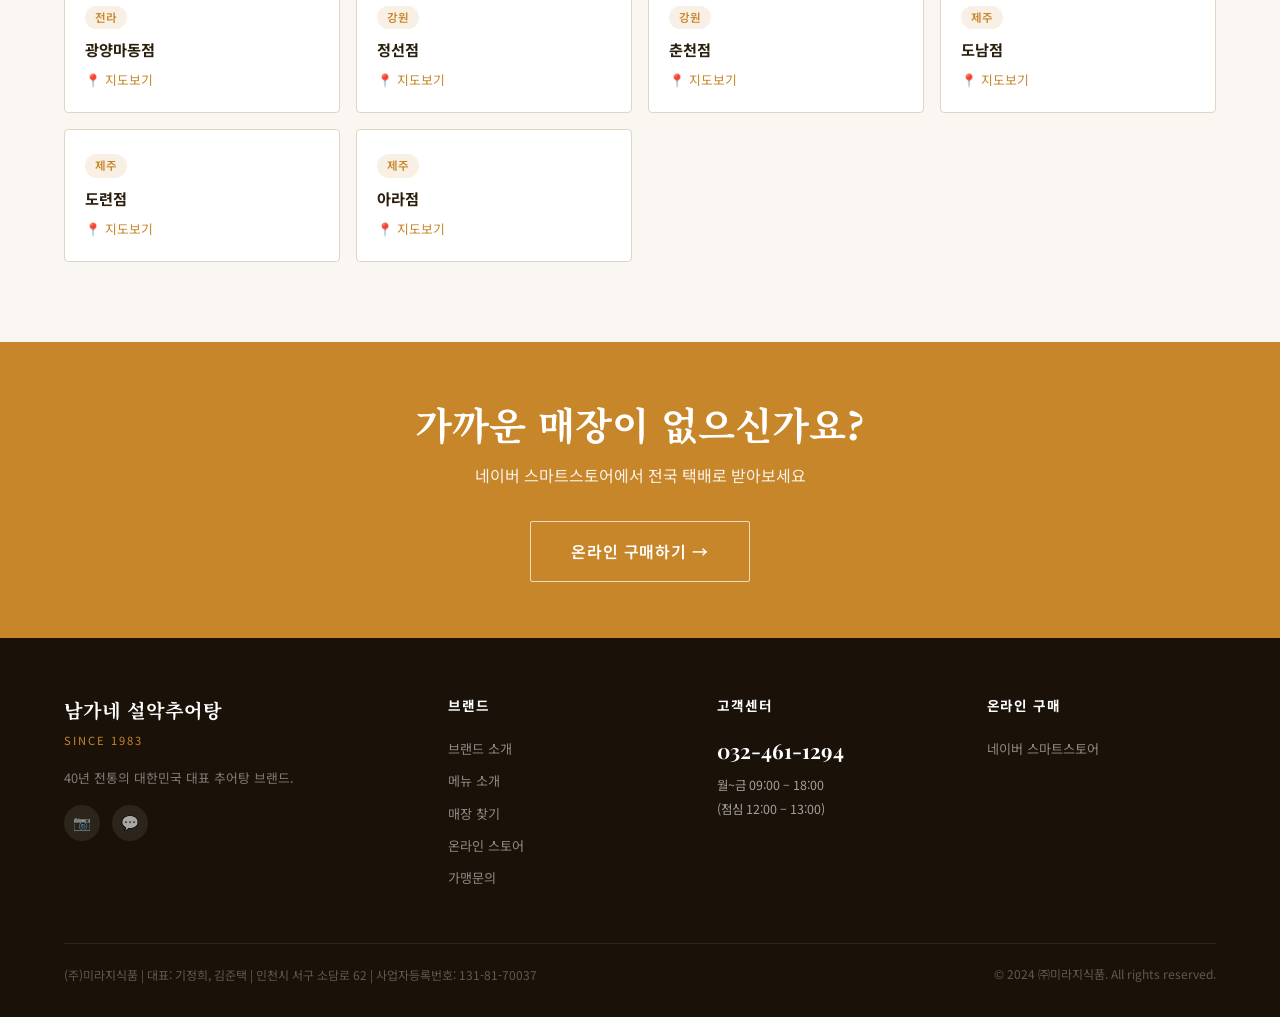
<file: place_final.html>
<!DOCTYPE html>
<html lang="ko">
<head>
  <meta charset="UTF-8">
  <meta name="viewport" content="width=device-width, initial-scale=1.0">
  <title>매장 찾기 — 남가네 설악추어탕 전국 가맹점</title>
  <meta name="description" content="남가네 설악추어탕 전국 70여 개 가맹점을 찾아보세요. 서울, 경기, 인천, 충청, 전라, 경상, 제주 등 전국 곳곳에서 만날 수 있습니다.">
  <meta name="keywords" content="남가네 설악추어탕 매장, 추어탕 가맹점, 남가네 위치, 추어탕 전국 매장, 남가네 서울, 남가네 경기, 남가네 인천">
  <meta name="robots" content="index, follow">
  <link rel="canonical" href="https://www.namgane.com/place.html">
  <meta property="og:type" content="website">
  <meta property="og:url" content="https://www.namgane.com/place.html">
  <meta property="og:title" content="매장 찾기 — 남가네 설악추어탕 전국 가맹점">
  <meta property="og:description" content="전국 70여 개 남가네 설악추어탕 가맹점. 지역별로 찾아보세요.">
  <meta property="og:image" content="images/남가네_추어탕_한상차림_1.jpg">
  <meta property="og:locale" content="ko_KR">
  <meta property="og:site_name" content="남가네 설악추어탕">
  <meta name="twitter:card" content="summary_large_image">
  <meta name="google-site-verification" content="q4EawzZh99e0tePNNYTPnq-Qru-4uz_8T99gALZfEkM">
  <meta name="naver-site-verification" content="ffc5e122dd7aadddf23b4c97f16480dda7a53332">
  <link rel="preconnect" href="https://fonts.googleapis.com">
  <link rel="preconnect" href="https://fonts.gstatic.com" crossorigin>
  <link href="https://fonts.googleapis.com/css2?family=Noto+Sans+KR:wght@400;500;700&family=Noto+Serif+KR:wght@400;700&family=Playfair+Display:wght@400;700&display=swap" rel="stylesheet">
  <link rel="stylesheet" href="style.css">

  <script type="application/ld+json">
  {
    "@context": "https://schema.org",
    "@type": "BreadcrumbList",
    "itemListElement": [
      { "@type": "ListItem", "position": 1, "name": "홈", "item": "https://www.namgane.com/" },
      { "@type": "ListItem", "position": 2, "name": "매장 찾기", "item": "https://www.namgane.com/place.html" }
    ]
  }
  </script>
</head>
<body>

<nav id="site-nav" aria-label="주요 네비게이션">
  <div class="nav-inner">
    <a href="index.html" class="nav-logo"><span class="logo-ko">남가네 설악추어탕</span><span class="logo-since">Since 1983</span></a>
    <ul class="nav-links" role="list">
      <li><a href="about.html">브랜드</a></li>
      <li class="has-sub"><a href="menu.html">메뉴</a><ul class="sub-menu"><li><a href="menu.html#soup">탕 메뉴</a></li><li><a href="menu.html#side">곁들임 메뉴</a></li></ul></li>
      <li><a href="place.html" class="active">매장 찾기</a></li>
      <li><a href="store.html">스토어</a></li>
      <li><a href="franchise.html" class="nav-cta">가맹문의</a></li>
    </ul>
    <button class="nav-hamburger" id="hamburger" aria-label="메뉴 열기"><span></span><span></span><span></span></button>
  </div>
</nav>
<nav class="mobile-nav" id="mobile-nav">
  <a href="about.html">브랜드</a><a href="menu.html">메뉴</a><a href="place.html">매장 찾기</a><a href="store.html">스토어</a><a href="franchise.html">가맹문의</a>
</nav>

<header class="page-header">
  <div class="container">
    <nav class="breadcrumb"><a href="index.html">홈</a><span>›</span><span>매장 찾기</span></nav>
    <span class="section-label">Store Locator</span>
    <h1>남가네 설악추어탕 매장 찾기</h1>
    <p>전국 70여 개 가맹점에서 깊고 진한 추어탕을 만나보세요</p>
  </div>
</header>

<section class="section" aria-labelledby="place-title">
  <div class="container">
    <!-- 검색 -->
    <div style="display:flex; gap:12px; margin-bottom:32px; flex-wrap:wrap;">
      <input type="search" id="store-search" placeholder="매장명 또는 지역으로 검색..."
             style="flex:1; min-width:200px; border:1.5px solid var(--color-border); border-radius:4px; padding:12px 16px; font-size:0.9rem; font-family:var(--font-body); outline:none; background:var(--color-white);"
             aria-label="매장 검색">
      <button onclick="searchStores()"
              style="background:var(--color-accent); color:#fff; border:none; padding:12px 24px; border-radius:4px; font-weight:700; cursor:pointer; font-family:var(--font-body);">
        검색
      </button>
    </div>

    <!-- 지역 数字 -->
    <div class="filter-bar" role="group" aria-label="지역 필터" id="region-filters">
      <button class="filter-btn active" data-region="all">전체</button>
      <button class="filter-btn" data-region="서울">서울</button>
      <button class="filter-btn" data-region="경기">경기</button>
      <button class="filter-btn" data-region="인천">인천</button>
      <button class="filter-btn" data-region="충청">충청</button>
      <button class="filter-btn" data-region="전라">전라</button>
      <button class="filter-btn" data-region="경상">경상</button>
      <button class="filter-btn" data-region="강원">강원</button>
      <button class="filter-btn" data-region="제주">제주</button>
    </div>

    <!-- 매장 수 -->
    <div style="margin-bottom:20px; font-size:0.9rem; color:var(--color-text-muted);">
      총 <strong id="store-count" style="color:var(--color-accent);">72</strong>개 매장
    </div>

    <!-- 매장 목록 -->
    <div class="store-list" id="store-list" role="list" aria-label="가맹점 목록">
      <!-- 서울 -->
      <div class="store-item" data-region="서울" data-name="서대문구청점" role="listitem" itemscope itemtype="https://schema.org/LocalBusiness">
        <div class="region-tag">서울</div>
        <div class="store-name" itemprop="name">서대문구청점</div>
      </div>
      <div class="store-item" data-region="서울" data-name="은평구청점" role="listitem">
        <div class="region-tag">서울</div>
        <div class="store-name">은평구청점</div>
        <a href="https://map.naver.com/v5/search/남가네+설악추어탕+은평구청점" target="_blank" rel="noopener" style="font-size:0.8rem;color:var(--color-accent);text-decoration:none;margin-top:6px;display:inline-block;">📍 지도보기</a>
      </div>
      <div class="store-item" data-region="서울" data-name="정릉점" role="listitem">
        <div class="region-tag">서울</div>
        <div class="store-name">정릉점</div>
        <a href="https://map.naver.com/v5/search/남가네+설악추어탕+정릉점" target="_blank" rel="noopener" style="font-size:0.8rem;color:var(--color-accent);text-decoration:none;margin-top:6px;display:inline-block;">📍 지도보기</a>
      </div>
      <div class="store-item" data-region="서울" data-name="개봉점" role="listitem">
        <div class="region-tag">서울</div>
        <div class="store-name">개봉점</div>
        <a href="https://map.naver.com/v5/search/남가네+설악추어탕+개봉점" target="_blank" rel="noopener" style="font-size:0.8rem;color:var(--color-accent);text-decoration:none;margin-top:6px;display:inline-block;">📍 지도보기</a>
      </div>
      <div class="store-item" data-region="서울" data-name="구로구청점" role="listitem">
        <div class="region-tag">서울</div>
        <div class="store-name">구로구청점</div>
        <a href="https://map.naver.com/v5/search/남가네+설악추어탕+구로구청점" target="_blank" rel="noopener" style="font-size:0.8rem;color:var(--color-accent);text-decoration:none;margin-top:6px;display:inline-block;">📍 지도보기</a>
      </div>
      <div class="store-item" data-region="서울" data-name="구의사거리점" role="listitem">
        <div class="region-tag">서울</div>
        <div class="store-name">구의사거리점</div>
        <a href="https://map.naver.com/v5/search/남가네+설악추어탕+구의사거리점" target="_blank" rel="noopener" style="font-size:0.8rem;color:var(--color-accent);text-decoration:none;margin-top:6px;display:inline-block;">📍 지도보기</a>
      </div>
      <div class="store-item" data-region="서울" data-name="풍납점" role="listitem">
        <div class="region-tag">서울</div>
        <div class="store-name">풍납점</div>
        <a href="https://map.naver.com/v5/search/남가네+설악추어탕+풍납점" target="_blank" rel="noopener" style="font-size:0.8rem;color:var(--color-accent);text-decoration:none;margin-top:6px;display:inline-block;">📍 지도보기</a>
      </div>
      <div class="store-item" data-region="서울" data-name="화곡점" role="listitem">
        <div class="region-tag">서울</div>
        <div class="store-name">화곡점</div>
        <a href="https://map.naver.com/v5/search/남가네+설악추어탕+화곡점" target="_blank" rel="noopener" style="font-size:0.8rem;color:var(--color-accent);text-decoration:none;margin-top:6px;display:inline-block;">📍 지도보기</a>
      </div>
      <div class="store-item" data-region="서울" data-name="방화점" role="listitem">
        <div class="region-tag">서울</div>
        <div class="store-name">방화점</div>
        <a href="https://map.naver.com/v5/search/남가네+설악추어탕+방화점" target="_blank" rel="noopener" style="font-size:0.8rem;color:var(--color-accent);text-decoration:none;margin-top:6px;display:inline-block;">📍 지도보기</a>
      </div>
      <div class="store-item" data-region="서울" data-name="신정점" role="listitem">
        <div class="region-tag">서울</div>
        <div class="store-name">신정점</div>
        <a href="https://map.naver.com/v5/search/남가네+설악추어탕+신정점" target="_blank" rel="noopener" style="font-size:0.8rem;color:var(--color-accent);text-decoration:none;margin-top:6px;display:inline-block;">📍 지도보기</a>
      </div>
      <div class="store-item" data-region="서울" data-name="영등포구청점" role="listitem">
        <div class="region-tag">서울</div>
        <div class="store-name">영등포구청점</div>
        <a href="https://map.naver.com/v5/search/남가네+설악추어탕+영등포구청점" target="_blank" rel="noopener" style="font-size:0.8rem;color:var(--color-accent);text-decoration:none;margin-top:6px;display:inline-block;">📍 지도보기</a>
      </div>
      <div class="store-item" data-region="서울" data-name="대방점" role="listitem">
        <div class="region-tag">서울</div>
        <div class="store-name">대방점</div>
        <a href="https://map.naver.com/v5/search/남가네+설악추어탕+대방점" target="_blank" rel="noopener" style="font-size:0.8rem;color:var(--color-accent);text-decoration:none;margin-top:6px;display:inline-block;">📍 지도보기</a>
      </div>
      <div class="store-item" data-region="서울" data-name="미아점" role="listitem">
        <div class="region-tag">서울</div>
        <div class="store-name">미아점</div>
        <a href="https://map.naver.com/v5/search/남가네+설악추어탕+미아점" target="_blank" rel="noopener" style="font-size:0.8rem;color:var(--color-accent);text-decoration:none;margin-top:6px;display:inline-block;">📍 지도보기</a>
      </div>
      <div class="store-item" data-region="서울" data-name="방학점" role="listitem">
        <div class="region-tag">서울</div>
        <div class="store-name">방학점</div>
        <a href="https://map.naver.com/v5/search/남가네+설악추어탕+방학점" target="_blank" rel="noopener" style="font-size:0.8rem;color:var(--color-accent);text-decoration:none;margin-top:6px;display:inline-block;">📍 지도보기</a>
      </div>
      <div class="store-item" data-region="서울" data-name="상계점" role="listitem">
        <div class="region-tag">서울</div>
        <div class="store-name">상계점</div>
        <a href="https://map.naver.com/v5/search/남가네+설악추어탕+상계점" target="_blank" rel="noopener" style="font-size:0.8rem;color:var(--color-accent);text-decoration:none;margin-top:6px;display:inline-block;">📍 지도보기</a>
      </div>
      <div class="store-item" data-region="서울" data-name="독립문역점" role="listitem">
        <div class="region-tag">서울</div>
        <div class="store-name">독립문역점</div>
        <a href="https://map.naver.com/v5/search/남가네+설악추어탕+독립문역점" target="_blank" rel="noopener" style="font-size:0.8rem;color:var(--color-accent);text-decoration:none;margin-top:6px;display:inline-block;">📍 지도보기</a>
      </div>
      <!-- 인천 -->
      <div class="store-item" data-region="인천" data-name="원창북항점" role="listitem">
        <div class="region-tag">인천</div>
        <div class="store-name">원창북항점</div>
        <a href="https://map.naver.com/v5/search/남가네+설악추어탕+원창북항점" target="_blank" rel="noopener" style="font-size:0.8rem;color:var(--color-accent);text-decoration:none;margin-top:6px;display:inline-block;">📍 지도보기</a>
      </div>
      <div class="store-item" data-region="인천" data-name="연수점" role="listitem">
        <div class="region-tag">인천</div>
        <div class="store-name">연수점</div>
        <a href="https://map.naver.com/v5/search/남가네+설악추어탕+연수점" target="_blank" rel="noopener" style="font-size:0.8rem;color:var(--color-accent);text-decoration:none;margin-top:6px;display:inline-block;">📍 지도보기</a>
      </div>
      <div class="store-item" data-region="인천" data-name="학익점" role="listitem">
        <div class="region-tag">인천</div>
        <div class="store-name">학익점</div>
        <a href="https://map.naver.com/v5/search/남가네+설악추어탕+학익점" target="_blank" rel="noopener" style="font-size:0.8rem;color:var(--color-accent);text-decoration:none;margin-top:6px;display:inline-block;">📍 지도보기</a>
      </div>
      <div class="store-item" data-region="인천" data-name="송도점" role="listitem">
        <div class="region-tag">인천</div>
        <div class="store-name">송도점</div>
        <a href="https://map.naver.com/v5/search/남가네+설악추어탕+송도점" target="_blank" rel="noopener" style="font-size:0.8rem;color:var(--color-accent);text-decoration:none;margin-top:6px;display:inline-block;">📍 지도보기</a>
      </div>
      <div class="store-item" data-region="인천" data-name="임학점" role="listitem">
        <div class="region-tag">인천</div>
        <div class="store-name">임학점</div>
        <a href="https://map.naver.com/v5/search/남가네+설악추어탕+임학점" target="_blank" rel="noopener" style="font-size:0.8rem;color:var(--color-accent);text-decoration:none;margin-top:6px;display:inline-block;">📍 지도보기</a>
      </div>
      <div class="store-item" data-region="인천" data-name="인천신현점" role="listitem">
        <div class="region-tag">인천</div>
        <div class="store-name">인천신현점</div>
        <a href="https://map.naver.com/v5/search/남가네+설악추어탕+인천신현점" target="_blank" rel="noopener" style="font-size:0.8rem;color:var(--color-accent);text-decoration:none;margin-top:6px;display:inline-block;">📍 지도보기</a>
      </div>
      <div class="store-item" data-region="인천" data-name="가좌점" role="listitem">
        <div class="region-tag">인천</div>
        <div class="store-name">가좌점</div>
        <a href="https://map.naver.com/v5/search/남가네+설악추어탕+가좌점" target="_blank" rel="noopener" style="font-size:0.8rem;color:var(--color-accent);text-decoration:none;margin-top:6px;display:inline-block;">📍 지도보기</a>
      </div>
      <div class="store-item" data-region="인천" data-name="송림점" role="listitem">
        <div class="region-tag">인천</div>
        <div class="store-name">송림점</div>
        <a href="https://map.naver.com/v5/search/남가네+설악추어탕+송림점" target="_blank" rel="noopener" style="font-size:0.8rem;color:var(--color-accent);text-decoration:none;margin-top:6px;display:inline-block;">📍 지도보기</a>
      </div>
      <div class="store-item" data-region="인천" data-name="효성점" role="listitem">
        <div class="region-tag">인천</div>
        <div class="store-name">효성점</div>
        <a href="https://map.naver.com/v5/search/남가네+설악추어탕+효성점" target="_blank" rel="noopener" style="font-size:0.8rem;color:var(--color-accent);text-decoration:none;margin-top:6px;display:inline-block;">📍 지도보기</a>
      </div>
      <div class="store-item" data-region="인천" data-name="동인천점" role="listitem">
        <div class="region-tag">인천</div>
        <div class="store-name">동인천점</div>
        <a href="https://map.naver.com/v5/search/남가네+설악추어탕+동인천점" target="_blank" rel="noopener" style="font-size:0.8rem;color:var(--color-accent);text-decoration:none;margin-top:6px;display:inline-block;">📍 지도보기</a>
      </div>
      <!-- 경기 -->
      <div class="store-item" data-region="경기" data-name="오포점" role="listitem">
        <div class="region-tag">경기</div>
        <div class="store-name">오포점</div>
        <a href="https://map.naver.com/v5/search/남가네+설악추어탕+오포점" target="_blank" rel="noopener" style="font-size:0.8rem;color:var(--color-accent);text-decoration:none;margin-top:6px;display:inline-block;">📍 지도보기</a>
      </div>
      <div class="store-item" data-region="경기" data-name="송정점" role="listitem">
        <div class="region-tag">경기</div>
        <div class="store-name">송정점</div>
        <a href="https://map.naver.com/v5/search/남가네+설악추어탕+송정점" target="_blank" rel="noopener" style="font-size:0.8rem;color:var(--color-accent);text-decoration:none;margin-top:6px;display:inline-block;">📍 지도보기</a>
      </div>
      <div class="store-item" data-region="경기" data-name="분당야탑점" role="listitem">
        <div class="region-tag">경기</div>
        <div class="store-name">분당야탑점</div>
        <a href="https://map.naver.com/v5/search/남가네+설악추어탕+분당야탑점" target="_blank" rel="noopener" style="font-size:0.8rem;color:var(--color-accent);text-decoration:none;margin-top:6px;display:inline-block;">📍 지도보기</a>
      </div>
      <div class="store-item" data-region="경기" data-name="구성점" role="listitem">
        <div class="region-tag">경기</div>
        <div class="store-name">구성점</div>
        <a href="https://map.naver.com/v5/search/남가네+설악추어탕+구성점" target="_blank" rel="noopener" style="font-size:0.8rem;color:var(--color-accent);text-decoration:none;margin-top:6px;display:inline-block;">📍 지도보기</a>
      </div>
      <div class="store-item" data-region="경기" data-name="미사역점" role="listitem">
        <div class="region-tag">경기</div>
        <div class="store-name">미사역점</div>
        <a href="https://map.naver.com/v5/search/남가네+설악추어탕+미사역점" target="_blank" rel="noopener" style="font-size:0.8rem;color:var(--color-accent);text-decoration:none;margin-top:6px;display:inline-block;">📍 지도보기</a>
      </div>
      <div class="store-item" data-region="경기" data-name="역곡역점" role="listitem">
        <div class="region-tag">경기</div>
        <div class="store-name">역곡역점</div>
        <a href="https://map.naver.com/v5/search/남가네+설악추어탕+역곡역점" target="_blank" rel="noopener" style="font-size:0.8rem;color:var(--color-accent);text-decoration:none;margin-top:6px;display:inline-block;">📍 지도보기</a>
      </div>
      <div class="store-item" data-region="경기" data-name="금곡점" role="listitem">
        <div class="region-tag">경기</div>
        <div class="store-name">금곡점</div>
        <a href="https://map.naver.com/v5/search/남가네+설악추어탕+금곡점" target="_blank" rel="noopener" style="font-size:0.8rem;color:var(--color-accent);text-decoration:none;margin-top:6px;display:inline-block;">📍 지도보기</a>
      </div>
      <div class="store-item" data-region="경기" data-name="군포점" role="listitem">
        <div class="region-tag">경기</div>
        <div class="store-name">군포점</div>
        <a href="https://map.naver.com/v5/search/남가네+설악추어탕+군포점" target="_blank" rel="noopener" style="font-size:0.8rem;color:var(--color-accent);text-decoration:none;margin-top:6px;display:inline-block;">📍 지도보기</a>
      </div>
      <div class="store-item" data-region="경기" data-name="비산점" role="listitem">
        <div class="region-tag">경기</div>
        <div class="store-name">비산점</div>
        <a href="https://map.naver.com/v5/search/남가네+설악추어탕+비산점" target="_blank" rel="noopener" style="font-size:0.8rem;color:var(--color-accent);text-decoration:none;margin-top:6px;display:inline-block;">📍 지도보기</a>
      </div>
      <div class="store-item" data-region="경기" data-name="평촌남부점" role="listitem">
        <div class="region-tag">경기</div>
        <div class="store-name">평촌남부점</div>
        <a href="https://map.naver.com/v5/search/남가네+설악추어탕+평촌남부점" target="_blank" rel="noopener" style="font-size:0.8rem;color:var(--color-accent);text-decoration:none;margin-top:6px;display:inline-block;">📍 지도보기</a>
      </div>
      <div class="store-item" data-region="경기" data-name="의정부점" role="listitem">
        <div class="region-tag">경기</div>
        <div class="store-name">의정부점</div>
        <a href="https://map.naver.com/v5/search/남가네+설악추어탕+의정부점" target="_blank" rel="noopener" style="font-size:0.8rem;color:var(--color-accent);text-decoration:none;margin-top:6px;display:inline-block;">📍 지도보기</a>
      </div>
      <div class="store-item" data-region="경기" data-name="삼성반도체점" role="listitem">
        <div class="region-tag">경기</div>
        <div class="store-name">삼성반도체점</div>
        <a href="https://map.naver.com/v5/search/남가네+설악추어탕+삼성반도체점" target="_blank" rel="noopener" style="font-size:0.8rem;color:var(--color-accent);text-decoration:none;margin-top:6px;display:inline-block;">📍 지도보기</a>
      </div>
      <div class="store-item" data-region="경기" data-name="고현점" role="listitem">
        <div class="region-tag">경기</div>
        <div class="store-name">고현점</div>
        <a href="https://map.naver.com/v5/search/남가네+설악추어탕+고현점" target="_blank" rel="noopener" style="font-size:0.8rem;color:var(--color-accent);text-decoration:none;margin-top:6px;display:inline-block;">📍 지도보기</a>
      </div>
      <div class="store-item" data-region="경기" data-name="오남점" role="listitem">
        <div class="region-tag">경기</div>
        <div class="store-name">오남점</div>
        <a href="https://map.naver.com/v5/search/남가네+설악추어탕+오남점" target="_blank" rel="noopener" style="font-size:0.8rem;color:var(--color-accent);text-decoration:none;margin-top:6px;display:inline-block;">📍 지도보기</a>
      </div>
      <div class="store-item" data-region="경기" data-name="김포하성점" role="listitem">
        <div class="region-tag">경기</div>
        <div class="store-name">김포하성점</div>
        <a href="https://map.naver.com/v5/search/남가네+설악추어탕+김포하성점" target="_blank" rel="noopener" style="font-size:0.8rem;color:var(--color-accent);text-decoration:none;margin-top:6px;display:inline-block;">📍 지도보기</a>
      </div>
      <div class="store-item" data-region="경기" data-name="정왕점" role="listitem">
        <div class="region-tag">경기</div>
        <div class="store-name">정왕점</div>
        <a href="https://map.naver.com/v5/search/남가네+설악추어탕+정왕점" target="_blank" rel="noopener" style="font-size:0.8rem;color:var(--color-accent);text-decoration:none;margin-top:6px;display:inline-block;">📍 지도보기</a>
      </div>
      <div class="store-item" data-region="경기" data-name="벽제점" role="listitem">
        <div class="region-tag">경기</div>
        <div class="store-name">벽제점</div>
        <a href="https://map.naver.com/v5/search/남가네+설악추어탕+벽제점" target="_blank" rel="noopener" style="font-size:0.8rem;color:var(--color-accent);text-decoration:none;margin-top:6px;display:inline-block;">📍 지도보기</a>
      </div>
      <div class="store-item" data-region="경기" data-name="토평점" role="listitem">
        <div class="region-tag">경기</div>
        <div class="store-name">토평점</div>
        <a href="https://map.naver.com/v5/search/남가네+설악추어탕+토평점" target="_blank" rel="noopener" style="font-size:0.8rem;color:var(--color-accent);text-decoration:none;margin-top:6px;display:inline-block;">📍 지도보기</a>
      </div>
      <!-- 경상 -->
      <div class="store-item" data-region="경상" data-name="김천시청점" role="listitem">
        <div class="region-tag">경상</div>
        <div class="store-name">김천시청점</div>
        <a href="https://map.naver.com/v5/search/남가네+설악추어탕+김천시청점" target="_blank" rel="noopener" style="font-size:0.8rem;color:var(--color-accent);text-decoration:none;margin-top:6px;display:inline-block;">📍 지도보기</a>
      </div>
      <div class="store-item" data-region="경상" data-name="포항오천점" role="listitem">
        <div class="region-tag">경상</div>
        <div class="store-name">포항오천점</div>
        <a href="https://map.naver.com/v5/search/남가네+설악추어탕+포항오천점" target="_blank" rel="noopener" style="font-size:0.8rem;color:var(--color-accent);text-decoration:none;margin-top:6px;display:inline-block;">📍 지도보기</a>
      </div>
      <div class="store-item" data-region="경상" data-name="양산물금점" role="listitem">
        <div class="region-tag">경상</div>
        <div class="store-name">양산물금점</div>
        <a href="https://map.naver.com/v5/search/남가네+설악추어탕+양산물금점" target="_blank" rel="noopener" style="font-size:0.8rem;color:var(--color-accent);text-decoration:none;margin-top:6px;display:inline-block;">📍 지도보기</a>
      </div>
      <div class="store-item" data-region="경상" data-name="부산금곡점" role="listitem">
        <div class="region-tag">경상</div>
        <div class="store-name">부산금곡점</div>
        <a href="https://map.naver.com/v5/search/남가네+설악추어탕+부산금곡점" target="_blank" rel="noopener" style="font-size:0.8rem;color:var(--color-accent);text-decoration:none;margin-top:6px;display:inline-block;">📍 지도보기</a>
      </div>
      <div class="store-item" data-region="경상" data-name="언양점" role="listitem">
        <div class="region-tag">경상</div>
        <div class="store-name">언양점</div>
        <a href="https://map.naver.com/v5/search/남가네+설악추어탕+언양점" target="_blank" rel="noopener" style="font-size:0.8rem;color:var(--color-accent);text-decoration:none;margin-top:6px;display:inline-block;">📍 지도보기</a>
      </div>
      <div class="store-item" data-region="경상" data-name="온산점" role="listitem">
        <div class="region-tag">경상</div>
        <div class="store-name">온산점</div>
        <a href="https://map.naver.com/v5/search/남가네+설악추어탕+온산점" target="_blank" rel="noopener" style="font-size:0.8rem;color:var(--color-accent);text-decoration:none;margin-top:6px;display:inline-block;">📍 지도보기</a>
      </div>
      <!-- 충청 -->
      <div class="store-item" data-region="충청" data-name="당진점" role="listitem">
        <div class="region-tag">충청</div>
        <div class="store-name">당진점</div>
        <a href="https://map.naver.com/v5/search/남가네+설악추어탕+당진점" target="_blank" rel="noopener" style="font-size:0.8rem;color:var(--color-accent);text-decoration:none;margin-top:6px;display:inline-block;">📍 지도보기</a>
      </div>
      <div class="store-item" data-region="충청" data-name="송악점" role="listitem">
        <div class="region-tag">충청</div>
        <div class="store-name">송악점</div>
        <a href="https://map.naver.com/v5/search/남가네+설악추어탕+송악점" target="_blank" rel="noopener" style="font-size:0.8rem;color:var(--color-accent);text-decoration:none;margin-top:6px;display:inline-block;">📍 지도보기</a>
      </div>
      <div class="store-item" data-region="충청" data-name="보은점" role="listitem">
        <div class="region-tag">충청</div>
        <div class="store-name">보은점</div>
        <a href="https://map.naver.com/v5/search/남가네+설악추어탕+보은점" target="_blank" rel="noopener" style="font-size:0.8rem;color:var(--color-accent);text-decoration:none;margin-top:6px;display:inline-block;">📍 지도보기</a>
      </div>
      <div class="store-item" data-region="충청" data-name="태안점" role="listitem">
        <div class="region-tag">충청</div>
        <div class="store-name">태안점</div>
        <a href="https://map.naver.com/v5/search/남가네+설악추어탕+태안점" target="_blank" rel="noopener" style="font-size:0.8rem;color:var(--color-accent);text-decoration:none;margin-top:6px;display:inline-block;">📍 지도보기</a>
      </div>
      <div class="store-item" data-region="충청" data-name="오송점" role="listitem">
        <div class="region-tag">충청</div>
        <div class="store-name">오송점</div>
        <a href="https://map.naver.com/v5/search/남가네+설악추어탕+오송점" target="_blank" rel="noopener" style="font-size:0.8rem;color:var(--color-accent);text-decoration:none;margin-top:6px;display:inline-block;">📍 지도보기</a>
      </div>
      <div class="store-item" data-region="충청" data-name="신탄진점" role="listitem">
        <div class="region-tag">충청</div>
        <div class="store-name">신탄진점</div>
        <a href="https://map.naver.com/v5/search/남가네+설악추어탕+신탄진점" target="_blank" rel="noopener" style="font-size:0.8rem;color:var(--color-accent);text-decoration:none;margin-top:6px;display:inline-block;">📍 지도보기</a>
      </div>
      <div class="store-item" data-region="충청" data-name="서산점" role="listitem">
        <div class="region-tag">충청</div>
        <div class="store-name">서산점</div>
        <a href="https://map.naver.com/v5/search/남가네+설악추어탕+서산점" target="_blank" rel="noopener" style="font-size:0.8rem;color:var(--color-accent);text-decoration:none;margin-top:6px;display:inline-block;">📍 지도보기</a>
      </div>
      <div class="store-item" data-region="충청" data-name="증평점" role="listitem">
        <div class="region-tag">충청</div>
        <div class="store-name">증평점</div>
        <a href="https://map.naver.com/v5/search/남가네+설악추어탕+증평점" target="_blank" rel="noopener" style="font-size:0.8rem;color:var(--color-accent);text-decoration:none;margin-top:6px;display:inline-block;">📍 지도보기</a>
      </div>
      <div class="store-item" data-region="충청" data-name="영동점" role="listitem">
        <div class="region-tag">충청</div>
        <div class="store-name">영동점</div>
        <a href="https://map.naver.com/v5/search/남가네+설악추어탕+영동점" target="_blank" rel="noopener" style="font-size:0.8rem;color:var(--color-accent);text-decoration:none;margin-top:6px;display:inline-block;">📍 지도보기</a>
      </div>
      <div class="store-item" data-region="충청" data-name="가덕점" role="listitem">
        <div class="region-tag">충청</div>
        <div class="store-name">가덕점</div>
        <a href="https://map.naver.com/v5/search/남가네+설악추어탕+가덕점" target="_blank" rel="noopener" style="font-size:0.8rem;color:var(--color-accent);text-decoration:none;margin-top:6px;display:inline-block;">📍 지도보기</a>
      </div>
      <div class="store-item" data-region="충청" data-name="진천점" role="listitem">
        <div class="region-tag">충청</div>
        <div class="store-name">진천점</div>
        <a href="https://map.naver.com/v5/search/남가네+설악추어탕+진천점" target="_blank" rel="noopener" style="font-size:0.8rem;color:var(--color-accent);text-decoration:none;margin-top:6px;display:inline-block;">📍 지도보기</a>
      </div>
      <div class="store-item" data-region="충청" data-name="충주점" role="listitem">
        <div class="region-tag">충청</div>
        <div class="store-name">충주점</div>
        <a href="https://map.naver.com/v5/search/남가네+설악추어탕+충주점" target="_blank" rel="noopener" style="font-size:0.8rem;color:var(--color-accent);text-decoration:none;margin-top:6px;display:inline-block;">📍 지도보기</a>
      </div>
      <div class="store-item" data-region="충청" data-name="단양점" role="listitem">
        <div class="region-tag">충청</div>
        <div class="store-name">단양점</div>
        <a href="https://map.naver.com/v5/search/남가네+설악추어탕+단양점" target="_blank" rel="noopener" style="font-size:0.8rem;color:var(--color-accent);text-decoration:none;margin-top:6px;display:inline-block;">📍 지도보기</a>
      </div>
      <div class="store-item" data-region="충청" data-name="내포점" role="listitem">
        <div class="region-tag">충청</div>
        <div class="store-name">내포점</div>
        <a href="https://map.naver.com/v5/search/남가네+설악추어탕+내포점" target="_blank" rel="noopener" style="font-size:0.8rem;color:var(--color-accent);text-decoration:none;margin-top:6px;display:inline-block;">📍 지도보기</a>
      </div>
      <div class="store-item" data-region="충청" data-name="세종법원점" role="listitem">
        <div class="region-tag">충청</div>
        <div class="store-name">세종법원점</div>
        <a href="https://map.naver.com/v5/search/남가네+설악추어탕+세종법원점" target="_blank" rel="noopener" style="font-size:0.8rem;color:var(--color-accent);text-decoration:none;margin-top:6px;display:inline-block;">📍 지도보기</a>
      </div>
      <!-- 전라 -->
      <div class="store-item" data-region="전라" data-name="빛가람점" role="listitem">
        <div class="region-tag">전라</div>
        <div class="store-name">빛가람점</div>
        <a href="https://map.naver.com/v5/search/남가네+설악추어탕+빛가람점" target="_blank" rel="noopener" style="font-size:0.8rem;color:var(--color-accent);text-decoration:none;margin-top:6px;display:inline-block;">📍 지도보기</a>
      </div>
      <div class="store-item" data-region="전라" data-name="광주하남점" role="listitem">
        <div class="region-tag">전라</div>
        <div class="store-name">광주하남점</div>
        <a href="https://map.naver.com/v5/search/남가네+설악추어탕+광주하남점" target="_blank" rel="noopener" style="font-size:0.8rem;color:var(--color-accent);text-decoration:none;margin-top:6px;display:inline-block;">📍 지도보기</a>
      </div>
      <div class="store-item" data-region="전라" data-name="중마점" role="listitem">
        <div class="region-tag">전라</div>
        <div class="store-name">중마점</div>
        <a href="https://map.naver.com/v5/search/남가네+설악추어탕+중마점" target="_blank" rel="noopener" style="font-size:0.8rem;color:var(--color-accent);text-decoration:none;margin-top:6px;display:inline-block;">📍 지도보기</a>
      </div>
      <div class="store-item" data-region="전라" data-name="광양마동점" role="listitem">
        <div class="region-tag">전라</div>
        <div class="store-name">광양마동점</div>
        <a href="https://map.naver.com/v5/search/남가네+설악추어탕+광양마동점" target="_blank" rel="noopener" style="font-size:0.8rem;color:var(--color-accent);text-decoration:none;margin-top:6px;display:inline-block;">📍 지도보기</a>
      </div>
      <!-- 강원 -->
      <div class="store-item" data-region="강원" data-name="정선점" role="listitem">
        <div class="region-tag">강원</div>
        <div class="store-name">정선점</div>
        <a href="https://map.naver.com/v5/search/남가네+설악추어탕+정선점" target="_blank" rel="noopener" style="font-size:0.8rem;color:var(--color-accent);text-decoration:none;margin-top:6px;display:inline-block;">📍 지도보기</a>
      </div>
      <div class="store-item" data-region="강원" data-name="춘천점" role="listitem">
        <div class="region-tag">강원</div>
        <div class="store-name">춘천점</div>
        <a href="https://map.naver.com/v5/search/남가네+설악추어탕+춘천점" target="_blank" rel="noopener" style="font-size:0.8rem;color:var(--color-accent);text-decoration:none;margin-top:6px;display:inline-block;">📍 지도보기</a>
      </div>
      <!-- 제주 -->
      <div class="store-item" data-region="제주" data-name="도남점" role="listitem">
        <div class="region-tag">제주</div>
        <div class="store-name">도남점</div>
        <a href="https://map.naver.com/v5/search/남가네+설악추어탕+도남점" target="_blank" rel="noopener" style="font-size:0.8rem;color:var(--color-accent);text-decoration:none;margin-top:6px;display:inline-block;">📍 지도보기</a>
      </div>
      <div class="store-item" data-region="제주" data-name="도련점" role="listitem">
        <div class="region-tag">제주</div>
        <div class="store-name">도련점</div>
        <a href="https://map.naver.com/v5/search/남가네+설악추어탕+도련점" target="_blank" rel="noopener" style="font-size:0.8rem;color:var(--color-accent);text-decoration:none;margin-top:6px;display:inline-block;">📍 지도보기</a>
      </div>
      <div class="store-item" data-region="제주" data-name="아라점" role="listitem">
        <div class="region-tag">제주</div>
        <div class="store-name">아라점</div>
        <a href="https://map.naver.com/v5/search/남가네+설악추어탕+아라점" target="_blank" rel="noopener" style="font-size:0.8rem;color:var(--color-accent);text-decoration:none;margin-top:6px;display:inline-block;">📍 지도보기</a>
      </div>
    </div>

    <!-- 검색 결과 없음 -->
    <div id="no-results" class="hidden" style="text-align:center; padding:60px 0; color:var(--color-text-muted);">
      <div style="font-size:3rem; margin-bottom:16px;">🔍</div>
      <p>검색 결과가 없습니다. 다른 지역이나 매장명으로 검색해보세요.</p>
    </div>
  </div>
</section>

<!-- CTA -->
<div class="cta-banner">
  <div class="container">
    <h2>가까운 매장이 없으신가요?</h2>
    <p>네이버 스마트스토어에서 전국 택배로 받아보세요</p>
    <a href="https://smartstore.naver.com/mrgfood" target="_blank" rel="noopener"
       class="btn btn-outline--white" style="font-size:1rem; padding:16px 40px;">
      온라인 구매하기 →
    </a>
  </div>
</div>

<footer id="site-footer" aria-label="사이트 정보">
  <div class="container">
    <div class="footer-inner">
      <div class="footer-brand">
        <div class="logo-ko">남가네 설악추어탕</div>
        <div class="since">Since 1983</div>
        <p>40년 전통의 대한민국 대표 추어탕 브랜드.</p>
        <div class="social-links">
          <a href="https://www.instagram.com/namgane_official/" target="_blank" rel="noopener" aria-label="인스타그램">📷</a>
          <a href="https://pf.kakao.com/_lPxdnj" target="_blank" rel="noopener" aria-label="카카오톡">💬</a>
        </div>
      </div>
      <div class="footer-col">
        <h5>브랜드</h5>
        <a href="about.html">브랜드 소개</a><a href="menu.html">메뉴 소개</a><a href="place.html">매장 찾기</a><a href="store.html">온라인 스토어</a><a href="franchise.html">가맹문의</a>
      </div>
      <div class="footer-col">
        <h5>고객센터</h5>
        <div class="footer-contact-num">032-461-1294</div>
        <div class="footer-hours">월~금 09:00 – 18:00<br>(점심 12:00 – 13:00)</div>
      </div>
      <div class="footer-col">
        <h5>온라인 구매</h5>
        <a href="https://smartstore.naver.com/mrgfood" target="_blank" rel="noopener">네이버 스마트스토어</a>
      </div>
    </div>
    <div class="footer-bottom">
      <div class="footer-biz-info">(주)미라지식품 | 대표: 기정희, 김준택 | 인천시 서구 소담로 62 | 사업자등록번호: 131-81-70037</div>
      <div>© 2024 ㈜미라지식품. All rights reserved.</div>
    </div>
  </div>
</footer>
<button id="scroll-top" aria-label="맨 위로">↑</button>

<script>
const nav=document.getElementById('site-nav');
window.addEventListener('scroll',()=>{nav.classList.toggle('scrolled',scrollY>40);document.getElementById('scroll-top').classList.toggle('visible',scrollY>400);});
document.getElementById('hamburger').addEventListener('click',()=>document.getElementById('mobile-nav').classList.toggle('open'));
document.getElementById('scroll-top').addEventListener('click',()=>window.scrollTo({top:0,behavior:'smooth'}));

const items = Array.from(document.querySelectorAll('.store-item'));

function updateCount(visible) {
  document.getElementById('store-count').textContent = visible;
}

function filterStores(region, query) {
  let count = 0;
  items.forEach(item => {
    const matchRegion = region === 'all' || item.dataset.region === region;
    const matchQuery = !query || item.dataset.name.includes(query) || item.dataset.region.includes(query);
    const show = matchRegion && matchQuery;
    item.style.display = show ? '' : 'none';
    if (show) count++;
  });
  updateCount(count);
  document.getElementById('no-results').classList.toggle('hidden', count > 0);
}

let activeRegion = 'all';
document.querySelectorAll('.filter-btn').forEach(btn => {
  btn.addEventListener('click', () => {
    document.querySelectorAll('.filter-btn').forEach(b => b.classList.remove('active'));
    btn.classList.add('active');
    activeRegion = btn.dataset.region;
    filterStores(activeRegion, document.getElementById('store-search').value.trim());
  });
});

function searchStores() {
  filterStores(activeRegion, document.getElementById('store-search').value.trim());
}

document.getElementById('store-search').addEventListener('keyup', e => {
  if (e.key === 'Enter') searchStores();
});
</script>
</body>
</html>
</file>
<file: style.css>
/* ================================================
   남가네 설악추어탕 — Global Styles
   www.namgane.com
   ================================================ */

/* ---- Reset & Base ---- */
*, *::before, *::after { box-sizing: border-box; margin: 0; padding: 0; }

:root {
  --color-primary:    #2b1f0e;   /* 깊은 흙갈색 */
  --color-accent:     #c8862a;   /* 황금 앰버 */
  --color-accent-lt:  #e8a84a;
  --color-bg:         #faf7f2;   /* 따뜻한 크림 */
  --color-white:      #ffffff;
  --color-text:       #2b1f0e;
  --color-text-muted: #6b5a3e;
  --color-border:     #e0d5c5;
  --color-nav-bg:     #1a1208;
  --font-ko:          'Noto Serif KR', 'Malgun Gothic', serif;
  --font-en:          'Playfair Display', Georgia, serif;
  --font-body:        'Noto Sans KR', 'Malgun Gothic', sans-serif;
  --max-w:            1200px;
  --nav-h:            72px;
  --transition:       0.25s ease;
}

html { scroll-behavior: smooth; font-size: 16px; }

body {
  font-family: var(--font-body);
  background: var(--color-bg);
  color: var(--color-text);
  line-height: 1.7;
  -webkit-font-smoothing: antialiased;
}

img { max-width: 100%; height: auto; display: block; }
a { color: inherit; text-decoration: none; }
ul { list-style: none; }

/* ---- Typography ---- */
h1, h2, h3, h4 { font-family: var(--font-ko); line-height: 1.35; }
h1 { font-size: clamp(2rem, 4vw, 3.2rem); }
h2 { font-size: clamp(1.5rem, 3vw, 2.4rem); }
h3 { font-size: clamp(1.1rem, 2vw, 1.5rem); }

.en-title {
  font-family: var(--font-en);
  letter-spacing: 0.04em;
}

.section-label {
  display: inline-block;
  font-size: 0.75rem;
  letter-spacing: 0.18em;
  text-transform: uppercase;
  color: var(--color-accent);
  font-weight: 600;
  margin-bottom: 0.6rem;
}

/* ---- Layout Helpers ---- */
.container { max-width: var(--max-w); margin: 0 auto; padding: 0 24px; }
.section { padding: 80px 0; }
.section--dark { background: var(--color-primary); color: var(--color-white); }
.section--cream { background: #f2ede4; }

.grid-2 { display: grid; grid-template-columns: 1fr 1fr; gap: 40px; align-items: center; }
.grid-3 { display: grid; grid-template-columns: repeat(3, 1fr); gap: 32px; }
.grid-4 { display: grid; grid-template-columns: repeat(4, 1fr); gap: 24px; }

@media (max-width: 900px) {
  .grid-2 { grid-template-columns: 1fr; }
  .grid-3 { grid-template-columns: 1fr 1fr; }
  .grid-4 { grid-template-columns: 1fr 1fr; }
}
@media (max-width: 580px) {
  .grid-3, .grid-4 { grid-template-columns: 1fr; }
  .section { padding: 56px 0; }
}

/* ---- Buttons ---- */
.btn {
  display: inline-flex;
  align-items: center;
  gap: 8px;
  padding: 14px 32px;
  border-radius: 2px;
  font-size: 0.9rem;
  font-weight: 600;
  letter-spacing: 0.06em;
  transition: var(--transition);
  cursor: pointer;
  border: none;
}
.btn-primary {
  background: var(--color-accent);
  color: var(--color-white);
}
.btn-primary:hover { background: var(--color-accent-lt); }
.btn-outline {
  border: 1.5px solid var(--color-accent);
  color: var(--color-accent);
  background: transparent;
}
.btn-outline:hover { background: var(--color-accent); color: var(--color-white); }
.btn-outline--white {
  border: 1.5px solid rgba(255,255,255,0.7);
  color: var(--color-white);
  background: transparent;
}
.btn-outline--white:hover { background: rgba(255,255,255,0.15); }

/* ---- Navigation ---- */
#site-nav {
  position: fixed;
  top: 0; left: 0; right: 0;
  height: var(--nav-h);
  background: var(--color-nav-bg);
  z-index: 1000;
  display: flex;
  align-items: center;
  transition: box-shadow var(--transition);
}
#site-nav.scrolled { box-shadow: 0 2px 20px rgba(0,0,0,0.35); }

.nav-inner {
  width: 100%;
  max-width: var(--max-w);
  margin: 0 auto;
  padding: 0 24px;
  display: flex;
  align-items: center;
  justify-content: space-between;
}

.nav-logo {
  display: flex;
  flex-direction: column;
  line-height: 1.1;
}
.nav-logo .logo-ko {
  font-family: var(--font-ko);
  font-size: 1.15rem;
  color: var(--color-white);
  font-weight: 700;
  letter-spacing: 0.02em;
}
.nav-logo .logo-since {
  font-size: 0.65rem;
  color: var(--color-accent);
  letter-spacing: 0.2em;
  text-transform: uppercase;
}

.nav-links {
  display: flex;
  align-items: center;
  gap: 8px;
}
.nav-links a {
  color: rgba(255,255,255,0.8);
  font-size: 0.875rem;
  font-weight: 500;
  padding: 8px 14px;
  border-radius: 2px;
  transition: var(--transition);
  letter-spacing: 0.03em;
  position: relative;
}
.nav-links a:hover,
.nav-links a.active { color: var(--color-accent); }

.nav-links .has-sub { position: relative; }
.nav-links .has-sub .sub-menu {
  display: none;
  position: absolute;
  top: calc(100% + 4px);
  left: 0;
  background: var(--color-nav-bg);
  border-top: 2px solid var(--color-accent);
  min-width: 160px;
  padding: 8px 0;
  box-shadow: 0 8px 24px rgba(0,0,0,0.3);
}
.nav-links .has-sub:hover .sub-menu { display: block; }
.nav-links .sub-menu a {
  display: block;
  padding: 10px 20px;
  font-size: 0.82rem;
  border-radius: 0;
}

.nav-cta {
  background: var(--color-accent);
  color: var(--color-white) !important;
  padding: 9px 20px !important;
  border-radius: 2px !important;
  font-weight: 700 !important;
}
.nav-cta:hover { background: var(--color-accent-lt) !important; color: var(--color-white) !important; }

/* Mobile Nav */
.nav-hamburger {
  display: none;
  flex-direction: column;
  gap: 5px;
  cursor: pointer;
  padding: 8px;
}
.nav-hamburger span {
  display: block;
  width: 24px;
  height: 2px;
  background: var(--color-white);
  transition: var(--transition);
}

.mobile-nav {
  display: none;
  position: fixed;
  top: var(--nav-h);
  left: 0; right: 0;
  background: var(--color-nav-bg);
  padding: 16px 0 24px;
  z-index: 999;
  border-top: 1px solid rgba(255,255,255,0.1);
}
.mobile-nav.open { display: block; }
.mobile-nav a {
  display: block;
  color: rgba(255,255,255,0.85);
  padding: 12px 28px;
  font-size: 1rem;
  font-weight: 500;
  border-bottom: 1px solid rgba(255,255,255,0.07);
}
.mobile-nav a:hover { color: var(--color-accent); }

@media (max-width: 860px) {
  .nav-links { display: none; }
  .nav-hamburger { display: flex; }
}

/* ---- Page Header ---- */
.page-header {
  margin-top: var(--nav-h);
  background: var(--color-primary);
  padding: 72px 0 56px;
  text-align: center;
  color: var(--color-white);
  position: relative;
  overflow: hidden;
}
.page-header::before {
  content: '';
  position: absolute;
  inset: 0;
  background: url('https://cdn.imweb.me/thumbnail/20241202/8e1cb6d048c9b.jpg') center/cover no-repeat;
  opacity: 0.18;
}
.page-header .container { position: relative; }
.page-header h1 { color: var(--color-white); }
.page-header p { color: rgba(255,255,255,0.7); margin-top: 12px; font-size: 1rem; }

/* Breadcrumb */
.breadcrumb {
  display: flex;
  align-items: center;
  gap: 8px;
  font-size: 0.8rem;
  color: rgba(255,255,255,0.5);
  justify-content: center;
  margin-bottom: 16px;
}
.breadcrumb a { color: rgba(255,255,255,0.6); }
.breadcrumb a:hover { color: var(--color-accent); }
.breadcrumb span { color: rgba(255,255,255,0.35); }

/* ---- Card Styles ---- */
.card {
  background: var(--color-white);
  border: 1px solid var(--color-border);
  border-radius: 4px;
  overflow: hidden;
  transition: transform var(--transition), box-shadow var(--transition);
}
.card:hover {
  transform: translateY(-4px);
  box-shadow: 0 12px 32px rgba(43,31,14,0.12);
}
.card-img { aspect-ratio: 4/3; overflow: hidden; }
.card-img img { width: 100%; height: 100%; object-fit: cover; transition: transform 0.4s ease; }
.card:hover .card-img img { transform: scale(1.04); }
.card-body { padding: 20px 24px; }
.card-body h3 { font-size: 1.05rem; margin-bottom: 6px; }
.card-body p { font-size: 0.875rem; color: var(--color-text-muted); line-height: 1.6; }

/* ---- Product Card ---- */
.product-card {
  background: var(--color-white);
  border: 1px solid var(--color-border);
  border-radius: 4px;
  overflow: hidden;
  transition: transform var(--transition), box-shadow var(--transition);
}
.product-card:hover {
  transform: translateY(-4px);
  box-shadow: 0 12px 32px rgba(43,31,14,0.12);
}
.product-card .img-wrap { aspect-ratio: 1; overflow: hidden; }
.product-card .img-wrap img { width: 100%; height: 100%; object-fit: cover; transition: transform 0.4s ease; }
.product-card:hover .img-wrap img { transform: scale(1.04); }
.product-card .info { padding: 16px 20px 20px; }
.product-card .name { font-weight: 700; font-size: 0.95rem; margin-bottom: 6px; }
.product-card .price { color: var(--color-accent); font-weight: 700; font-size: 1rem; }
.product-card .price-orig { font-size: 0.8rem; color: #999; text-decoration: line-through; margin-left: 6px; }
.product-card .buy-btn {
  display: block;
  width: 100%;
  margin-top: 12px;
  padding: 10px;
  background: var(--color-primary);
  color: var(--color-white);
  text-align: center;
  font-size: 0.85rem;
  font-weight: 600;
  letter-spacing: 0.04em;
  border-radius: 2px;
  transition: background var(--transition);
}
.product-card .buy-btn:hover { background: var(--color-accent); }

/* ---- Tag Badges ---- */
.badge {
  display: inline-block;
  padding: 3px 10px;
  border-radius: 20px;
  font-size: 0.72rem;
  font-weight: 700;
  letter-spacing: 0.06em;
}
.badge-red { background: #e53e3e; color: #fff; }
.badge-accent { background: var(--color-accent); color: #fff; }
.badge-primary { background: var(--color-primary); color: #fff; }

/* ---- Section Titles ---- */
.section-title { text-align: center; margin-bottom: 56px; }
.section-title h2 { margin-bottom: 16px; }
.section-title p { color: var(--color-text-muted); font-size: 1rem; max-width: 600px; margin: 0 auto; }
.section-title--left { text-align: left; }
.title-deco {
  display: flex;
  align-items: center;
  gap: 16px;
  margin-bottom: 12px;
}
.title-deco::before, .title-deco::after {
  content: '';
  flex: 1;
  height: 1px;
  background: var(--color-accent);
  opacity: 0.4;
}
.section-title .title-deco { justify-content: center; }

/* ---- Icon Feature List ---- */
.feature-list { display: flex; flex-direction: column; gap: 20px; }
.feature-item { display: flex; gap: 16px; align-items: flex-start; }
.feature-icon {
  width: 48px;
  height: 48px;
  border-radius: 50%;
  background: rgba(200,134,42,0.12);
  display: flex;
  align-items: center;
  justify-content: center;
  flex-shrink: 0;
  font-size: 1.4rem;
}
.feature-text h4 { font-size: 1rem; margin-bottom: 4px; }
.feature-text p { font-size: 0.875rem; color: var(--color-text-muted); }

/* ---- FAQ ---- */
.faq-list { display: flex; flex-direction: column; gap: 0; }
.faq-item { border-bottom: 1px solid var(--color-border); }
.faq-q {
  width: 100%;
  background: none;
  border: none;
  display: flex;
  justify-content: space-between;
  align-items: center;
  padding: 20px 0;
  font-size: 1rem;
  font-weight: 600;
  font-family: var(--font-body);
  color: var(--color-text);
  cursor: pointer;
  text-align: left;
  gap: 16px;
}
.faq-q .icon { font-size: 1.2rem; flex-shrink: 0; color: var(--color-accent); transition: transform var(--transition); }
.faq-item.open .faq-q .icon { transform: rotate(45deg); }
.faq-a { display: none; padding: 0 0 20px; color: var(--color-text-muted); font-size: 0.9rem; line-height: 1.8; }
.faq-item.open .faq-a { display: block; }

/* ---- Stats Bar ---- */
.stats-bar {
  background: var(--color-primary);
  padding: 48px 0;
}
.stats-bar .grid-4 { text-align: center; }
.stat-item .num {
  font-size: clamp(2rem, 4vw, 3rem);
  font-family: var(--font-en);
  color: var(--color-accent);
  font-weight: 700;
  line-height: 1;
}
.stat-item .label {
  margin-top: 8px;
  font-size: 0.85rem;
  color: rgba(255,255,255,0.65);
  letter-spacing: 0.06em;
}

/* ---- Testimonial / Quote ---- */
.quote-section {
  background: var(--color-primary);
  padding: 80px 0;
  text-align: center;
  color: var(--color-white);
}
.quote-mark { font-size: 4rem; color: var(--color-accent); line-height: 0.6; margin-bottom: 24px; opacity: 0.6; }
.quote-text {
  font-family: var(--font-ko);
  font-size: clamp(1.1rem, 2.5vw, 1.5rem);
  line-height: 1.8;
  max-width: 780px;
  margin: 0 auto 32px;
  color: rgba(255,255,255,0.9);
}
.quote-author { font-size: 0.85rem; color: var(--color-accent); letter-spacing: 0.12em; }

/* ---- Banner CTA ---- */
.cta-banner {
  background: var(--color-accent);
  padding: 56px 0;
  text-align: center;
  color: var(--color-white);
}
.cta-banner h2 { color: var(--color-white); margin-bottom: 12px; }
.cta-banner p { margin-bottom: 32px; opacity: 0.9; font-size: 1rem; }

/* ---- Naver Brand Badges ---- */
.naver-badge {
  display: inline-flex;
  align-items: center;
  gap: 10px;
  background: #03C75A;
  color: #fff;
  padding: 12px 24px;
  border-radius: 4px;
  font-weight: 700;
  font-size: 0.95rem;
  transition: opacity var(--transition);
}
.naver-badge:hover { opacity: 0.88; }
.naver-badge svg { width: 20px; height: 20px; fill: currentColor; }

/* ---- Store Grid ---- */
.store-note {
  background: #f0faf4;
  border: 1px solid #c3e6cb;
  border-radius: 4px;
  padding: 20px 24px;
  font-size: 0.9rem;
  color: #2d6a4f;
  margin-bottom: 40px;
  display: flex;
  align-items: center;
  gap: 12px;
}

/* ---- Franchise Form ---- */
.franchise-form {
  background: var(--color-white);
  border: 1px solid var(--color-border);
  padding: 48px;
  border-radius: 4px;
}
@media (max-width: 580px) { .franchise-form { padding: 24px; } }
.form-group { margin-bottom: 24px; }
.form-group label {
  display: block;
  font-size: 0.85rem;
  font-weight: 600;
  margin-bottom: 8px;
  color: var(--color-text);
}
.form-group label .req { color: var(--color-accent); margin-left: 2px; }
.form-group input,
.form-group select,
.form-group textarea {
  width: 100%;
  border: 1.5px solid var(--color-border);
  border-radius: 2px;
  padding: 12px 16px;
  font-size: 0.9rem;
  font-family: var(--font-body);
  color: var(--color-text);
  background: var(--color-bg);
  transition: border-color var(--transition);
  outline: none;
}
.form-group input:focus,
.form-group select:focus,
.form-group textarea:focus { border-color: var(--color-accent); }
.form-group textarea { resize: vertical; min-height: 120px; }
.form-row { display: grid; grid-template-columns: 1fr 1fr; gap: 20px; }
@media (max-width: 580px) { .form-row { grid-template-columns: 1fr; } }

/* ---- Principle Cards ---- */
.principle-card {
  background: rgba(255,255,255,0.06);
  border: 1px solid rgba(255,255,255,0.12);
  border-radius: 4px;
  padding: 32px 24px;
  text-align: center;
}
.principle-card .icon { font-size: 2.4rem; margin-bottom: 16px; }
.principle-card h4 { color: var(--color-accent); font-size: 1rem; margin-bottom: 10px; }
.principle-card p { font-size: 0.875rem; color: rgba(255,255,255,0.7); line-height: 1.7; }

/* ---- Place / Store Filter ---- */
.filter-bar {
  display: flex;
  flex-wrap: wrap;
  gap: 10px;
  margin-bottom: 32px;
}
.filter-btn {
  padding: 8px 20px;
  border: 1.5px solid var(--color-border);
  border-radius: 20px;
  background: var(--color-white);
  font-size: 0.85rem;
  cursor: pointer;
  transition: var(--transition);
  font-family: var(--font-body);
  color: var(--color-text);
}
.filter-btn:hover,
.filter-btn.active {
  background: var(--color-accent);
  border-color: var(--color-accent);
  color: var(--color-white);
}

.store-list {
  display: grid;
  grid-template-columns: repeat(auto-fill, minmax(240px, 1fr));
  gap: 16px;
}
.store-item {
  background: var(--color-white);
  border: 1px solid var(--color-border);
  border-radius: 4px;
  padding: 20px;
}
.store-item .region-tag {
  display: inline-block;
  font-size: 0.72rem;
  background: rgba(200,134,42,0.12);
  color: var(--color-accent);
  padding: 2px 10px;
  border-radius: 20px;
  font-weight: 600;
  margin-bottom: 8px;
}
.store-item .store-name { font-weight: 700; font-size: 0.95rem; }

/* ---- Timeline ---- */
.timeline { position: relative; padding-left: 32px; }
.timeline::before {
  content: '';
  position: absolute;
  left: 10px; top: 0; bottom: 0;
  width: 2px;
  background: var(--color-accent);
  opacity: 0.35;
}
.tl-item { position: relative; margin-bottom: 36px; }
.tl-item::before {
  content: '';
  position: absolute;
  left: -26px;
  top: 6px;
  width: 12px;
  height: 12px;
  border-radius: 50%;
  background: var(--color-accent);
  border: 2px solid var(--color-bg);
  box-shadow: 0 0 0 2px var(--color-accent);
}
.tl-year { font-size: 0.8rem; color: var(--color-accent); font-weight: 700; letter-spacing: 0.1em; margin-bottom: 4px; }
.tl-text { font-size: 0.95rem; color: var(--color-text-muted); }

/* ---- Footer ---- */
#site-footer {
  background: var(--color-nav-bg);
  color: rgba(255,255,255,0.6);
  padding: 56px 0 32px;
}
.footer-inner {
  display: grid;
  grid-template-columns: 1.5fr 1fr 1fr 1fr;
  gap: 40px;
  margin-bottom: 48px;
}
@media (max-width: 860px) {
  .footer-inner { grid-template-columns: 1fr 1fr; }
}
@media (max-width: 540px) {
  .footer-inner { grid-template-columns: 1fr; }
}
.footer-brand .logo-ko {
  font-family: var(--font-ko);
  font-size: 1.2rem;
  color: var(--color-white);
  font-weight: 700;
  margin-bottom: 4px;
}
.footer-brand .since {
  font-size: 0.7rem;
  color: var(--color-accent);
  letter-spacing: 0.18em;
  text-transform: uppercase;
  margin-bottom: 16px;
}
.footer-brand p {
  font-size: 0.8rem;
  line-height: 1.8;
  color: rgba(255,255,255,0.45);
}
.footer-col h5 {
  color: var(--color-white);
  font-size: 0.85rem;
  font-weight: 700;
  letter-spacing: 0.06em;
  margin-bottom: 16px;
  text-transform: uppercase;
}
.footer-col a {
  display: block;
  font-size: 0.82rem;
  color: rgba(255,255,255,0.5);
  padding: 5px 0;
  transition: color var(--transition);
}
.footer-col a:hover { color: var(--color-accent); }
.footer-contact-num {
  font-size: 1.3rem;
  font-weight: 700;
  color: var(--color-white);
  margin-bottom: 6px;
  font-family: var(--font-en);
}
.footer-hours { font-size: 0.78rem; line-height: 1.9; }
.social-links { display: flex; gap: 12px; margin-top: 16px; }
.social-links a {
  width: 36px;
  height: 36px;
  border-radius: 50%;
  background: rgba(255,255,255,0.08);
  display: flex;
  align-items: center;
  justify-content: center;
  font-size: 0.9rem;
  transition: background var(--transition);
  color: rgba(255,255,255,0.6) !important;
}
.social-links a:hover { background: var(--color-accent); color: var(--color-white) !important; }
.footer-bottom {
  border-top: 1px solid rgba(255,255,255,0.08);
  padding-top: 24px;
  display: flex;
  flex-wrap: wrap;
  gap: 12px;
  justify-content: space-between;
  align-items: center;
  font-size: 0.75rem;
  color: rgba(255,255,255,0.3);
}
.footer-biz-info { line-height: 1.8; }
.footer-biz-info a { color: rgba(255,255,255,0.3); }
.footer-biz-info a:hover { color: var(--color-accent); }

/* ---- Scroll to Top ---- */
#scroll-top {
  position: fixed;
  bottom: 32px;
  right: 28px;
  width: 44px;
  height: 44px;
  background: var(--color-accent);
  color: var(--color-white);
  border: none;
  border-radius: 2px;
  font-size: 1.2rem;
  cursor: pointer;
  display: none;
  align-items: center;
  justify-content: center;
  z-index: 900;
  transition: background var(--transition);
  box-shadow: 0 4px 16px rgba(0,0,0,0.2);
}
#scroll-top:hover { background: var(--color-accent-lt); }
#scroll-top.visible { display: flex; }

/* ---- Hero (index only) ---- */
.hero {
  margin-top: var(--nav-h);
  position: relative;
  overflow: hidden;
}
.hero-slide {
  display: none;
  position: relative;
  min-height: 620px;
  align-items: center;
}
.hero-slide.active { display: flex; }
.hero-bg {
  position: absolute;
  inset: 0;
  background-size: cover;
  background-position: center;
}
.hero-overlay {
  position: absolute;
  inset: 0;
  background: linear-gradient(to right, rgba(26,18,8,0.82) 40%, rgba(26,18,8,0.2));
}
.hero-content {
  position: relative;
  max-width: var(--max-w);
  margin: 0 auto;
  padding: 80px 24px;
  color: var(--color-white);
}
.hero-content .hero-label {
  font-size: 0.75rem;
  letter-spacing: 0.2em;
  text-transform: uppercase;
  color: var(--color-accent);
  font-weight: 600;
  margin-bottom: 16px;
}
.hero-content h1 {
  color: var(--color-white);
  margin-bottom: 20px;
  max-width: 600px;
}
.hero-content p {
  font-size: 1.05rem;
  color: rgba(255,255,255,0.75);
  max-width: 480px;
  margin-bottom: 36px;
  line-height: 1.8;
}
.hero-actions { display: flex; gap: 16px; flex-wrap: wrap; }

.hero-controls {
  position: absolute;
  bottom: 28px;
  left: 50%;
  transform: translateX(-50%);
  display: flex;
  gap: 10px;
  z-index: 10;
}
.hero-dot {
  width: 8px; height: 8px;
  border-radius: 50%;
  background: rgba(255,255,255,0.4);
  border: none;
  cursor: pointer;
  transition: var(--transition);
  padding: 0;
}
.hero-dot.active { background: var(--color-accent); width: 24px; border-radius: 4px; }

@media (max-width: 640px) {
  .hero-slide { min-height: 480px; }
  .hero-content h1 { font-size: 1.8rem; }
}

/* ---- Utilities ---- */
.text-center { text-align: center; }
.mt-8 { margin-top: 8px; }
.mt-16 { margin-top: 16px; }
.mt-24 { margin-top: 24px; }
.mt-32 { margin-top: 32px; }
.mb-8 { margin-bottom: 8px; }
.mb-16 { margin-bottom: 16px; }
.mb-32 { margin-bottom: 32px; }
.hidden { display: none !important; }

/* ---- Top Announcement Bar (mrgfood.kr style) ---- */
.top-bar {
  background: #f5e6cc;
  color: #5a3e1b;
  text-align: center;
  font-size: 0.82rem;
  padding: 9px 24px;
  letter-spacing: 0.02em;
  position: fixed;
  top: 0; left: 0; right: 0;
  z-index: 1001;
  border-bottom: 1px solid #e8d5b0;
}
#site-nav { top: 38px; }
.hero { margin-top: calc(var(--nav-h) + 38px); }
.page-header { margin-top: calc(var(--nav-h) + 38px); }
.mobile-nav { top: calc(var(--nav-h) + 38px); }
.nav-logo img { display: block; height: 44px; width: auto; }


/* ========================================
   담순대 스타일 리디자인 — 화이트 헤더
   ======================================== */

/* nav 배경 흰색, 보더 하단 */
#site-nav {
  top: 0 !important;
  background: #ffffff !important;
  border-bottom: 1px solid #e8e0d4;
  box-shadow: none;
}
#site-nav.scrolled { box-shadow: 0 2px 16px rgba(43,31,14,0.08); }

/* 로고 — 텍스트 전용 */
.nav-logo {
  display: flex;
  flex-direction: column;
  line-height: 1.15;
  text-decoration: none;
  gap: 1px;
}
.nav-logo .logo-brand {
  font-family: var(--font-ko);
  font-size: 1.45rem;
  font-weight: 700;
  color: #2b1f0e;
  letter-spacing: -0.01em;
}
.nav-logo .logo-sub {
  font-size: 0.68rem;
  color: #8a7055;
  letter-spacing: 0.06em;
  display: flex;
  align-items: center;
  gap: 6px;
}
.nav-logo .logo-since {
  font-size: 0.62rem;
  color: var(--color-accent);
  letter-spacing: 0.1em;
  font-family: var(--font-en);
}

/* nav 링크 — 어두운 텍스트 */
.nav-links a {
  color: #4a3520 !important;
  font-size: 0.9rem;
  font-weight: 500;
  padding: 8px 18px;
}
.nav-links a:hover,
.nav-links a.active { color: var(--color-accent) !important; }

/* 가맹 상담 버튼 */
.nav-cta {
  background: var(--color-accent) !important;
  color: #ffffff !important;
  padding: 10px 22px !important;
  border-radius: 4px !important;
  font-weight: 700 !important;
}
.nav-cta:hover {
  background: var(--color-accent-lt) !important;
  color: #ffffff !important;
}

/* 서브메뉴 배경 */
.nav-links .sub-menu {
  background: #ffffff;
  border-top: 2px solid var(--color-accent);
  box-shadow: 0 8px 24px rgba(43,31,14,0.1);
}
.nav-links .sub-menu a { color: #4a3520 !important; }

/* 모바일 햄버거 */
.nav-hamburger span { background: #2b1f0e; }

/* 모바일 nav */
.mobile-nav {
  top: var(--nav-h) !important;
  background: #ffffff;
  border-top: 1px solid #e8e0d4;
}
.mobile-nav a { color: #4a3520; border-bottom: 1px solid #f0e8dc; }
.mobile-nav a:hover { color: var(--color-accent); }

/* hero/page-header: top-bar 없으므로 nav-h 만큼만 */
.hero { margin-top: var(--nav-h) !important; }
.page-header { margin-top: var(--nav-h) !important; }

/* top-bar 제거 */
.top-bar { display: none !important; }

/* ── 새 footer 스타일 ── */
.footer-top {
  display: flex;
  flex-wrap: wrap;
  gap: 24px 48px;
  align-items: flex-start;
  margin-bottom: 40px;
  padding-bottom: 36px;
  border-bottom: 1px solid rgba(255,255,255,0.08);
}
.footer-logo {
  display: flex;
  flex-direction: column;
  line-height: 1.15;
  min-width: 140px;
}
.footer-logo .logo-brand {
  font-family: var(--font-ko);
  font-size: 1.4rem;
  font-weight: 700;
  color: #ffffff;
}
.footer-logo .logo-sub {
  font-size: 0.75rem;
  color: rgba(255,255,255,0.5);
  letter-spacing: 0.08em;
}
.footer-desc {
  font-size: 0.82rem;
  color: rgba(255,255,255,0.45);
  line-height: 1.8;
  max-width: 320px;
}
.footer-social { display: flex; gap: 16px; margin-top: 4px; }
.footer-social a {
  font-size: 0.8rem;
  color: rgba(255,255,255,0.45);
  transition: color 0.2s;
}
.footer-social a:hover { color: var(--color-accent); }
.footer-mid {
  display: flex;
  gap: 48px;
  margin-bottom: 36px;
}
.footer-tel {
  font-size: 1.4rem;
  font-weight: 700;
  color: #ffffff;
  font-family: var(--font-en);
  margin-bottom: 6px;
}
.footer-hours { font-size: 0.78rem; line-height: 1.9; }
.footer-biz { font-size: 0.75rem; line-height: 1.9; }
.footer-copy { font-size: 0.75rem; opacity: 0.4; }
.footer-bottom {
  border-top: 1px solid rgba(255,255,255,0.08);
  padding-top: 20px;
  display: flex;
  flex-wrap: wrap;
  gap: 8px;
  justify-content: space-between;
  align-items: center;
}
@media (max-width: 640px) {
  .footer-top { flex-direction: column; }
  .footer-mid { flex-direction: column; gap: 24px; }
  .footer-bottom { flex-direction: column; align-items: flex-start; }
}
</file>
